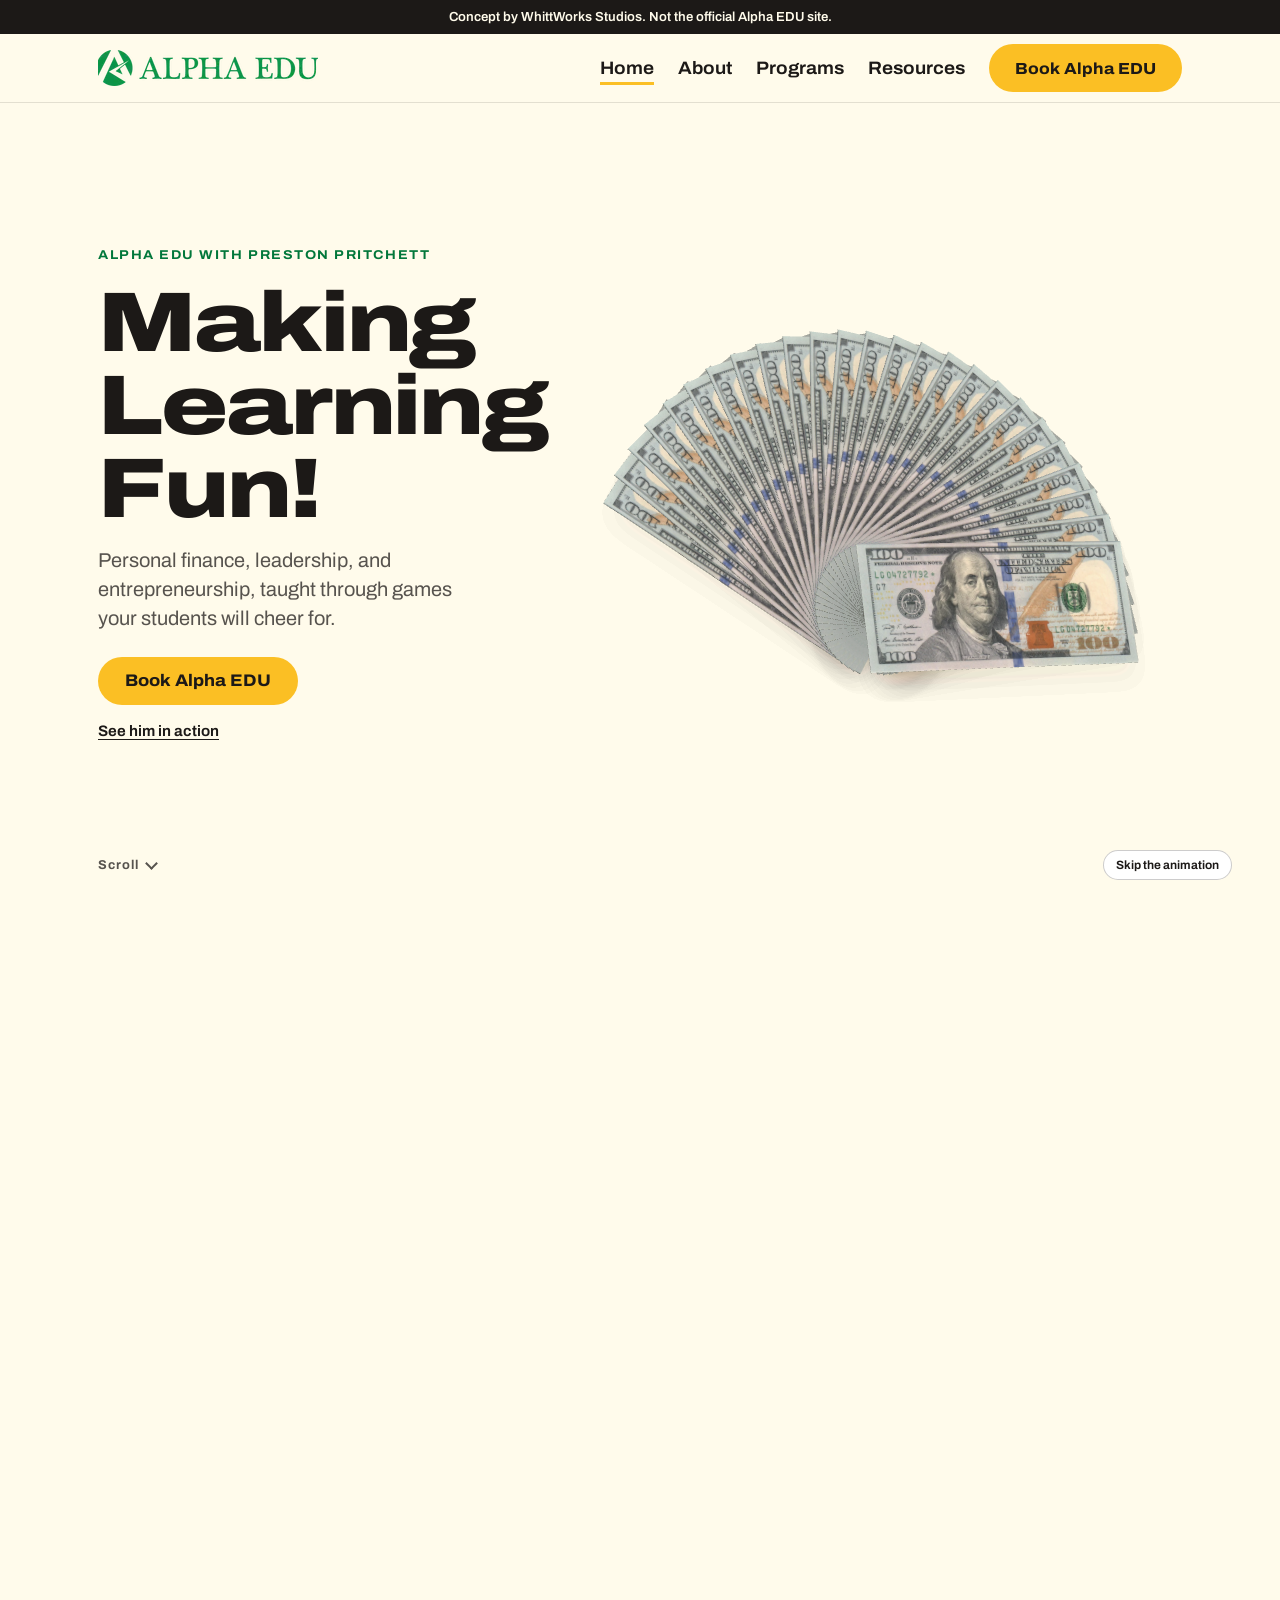
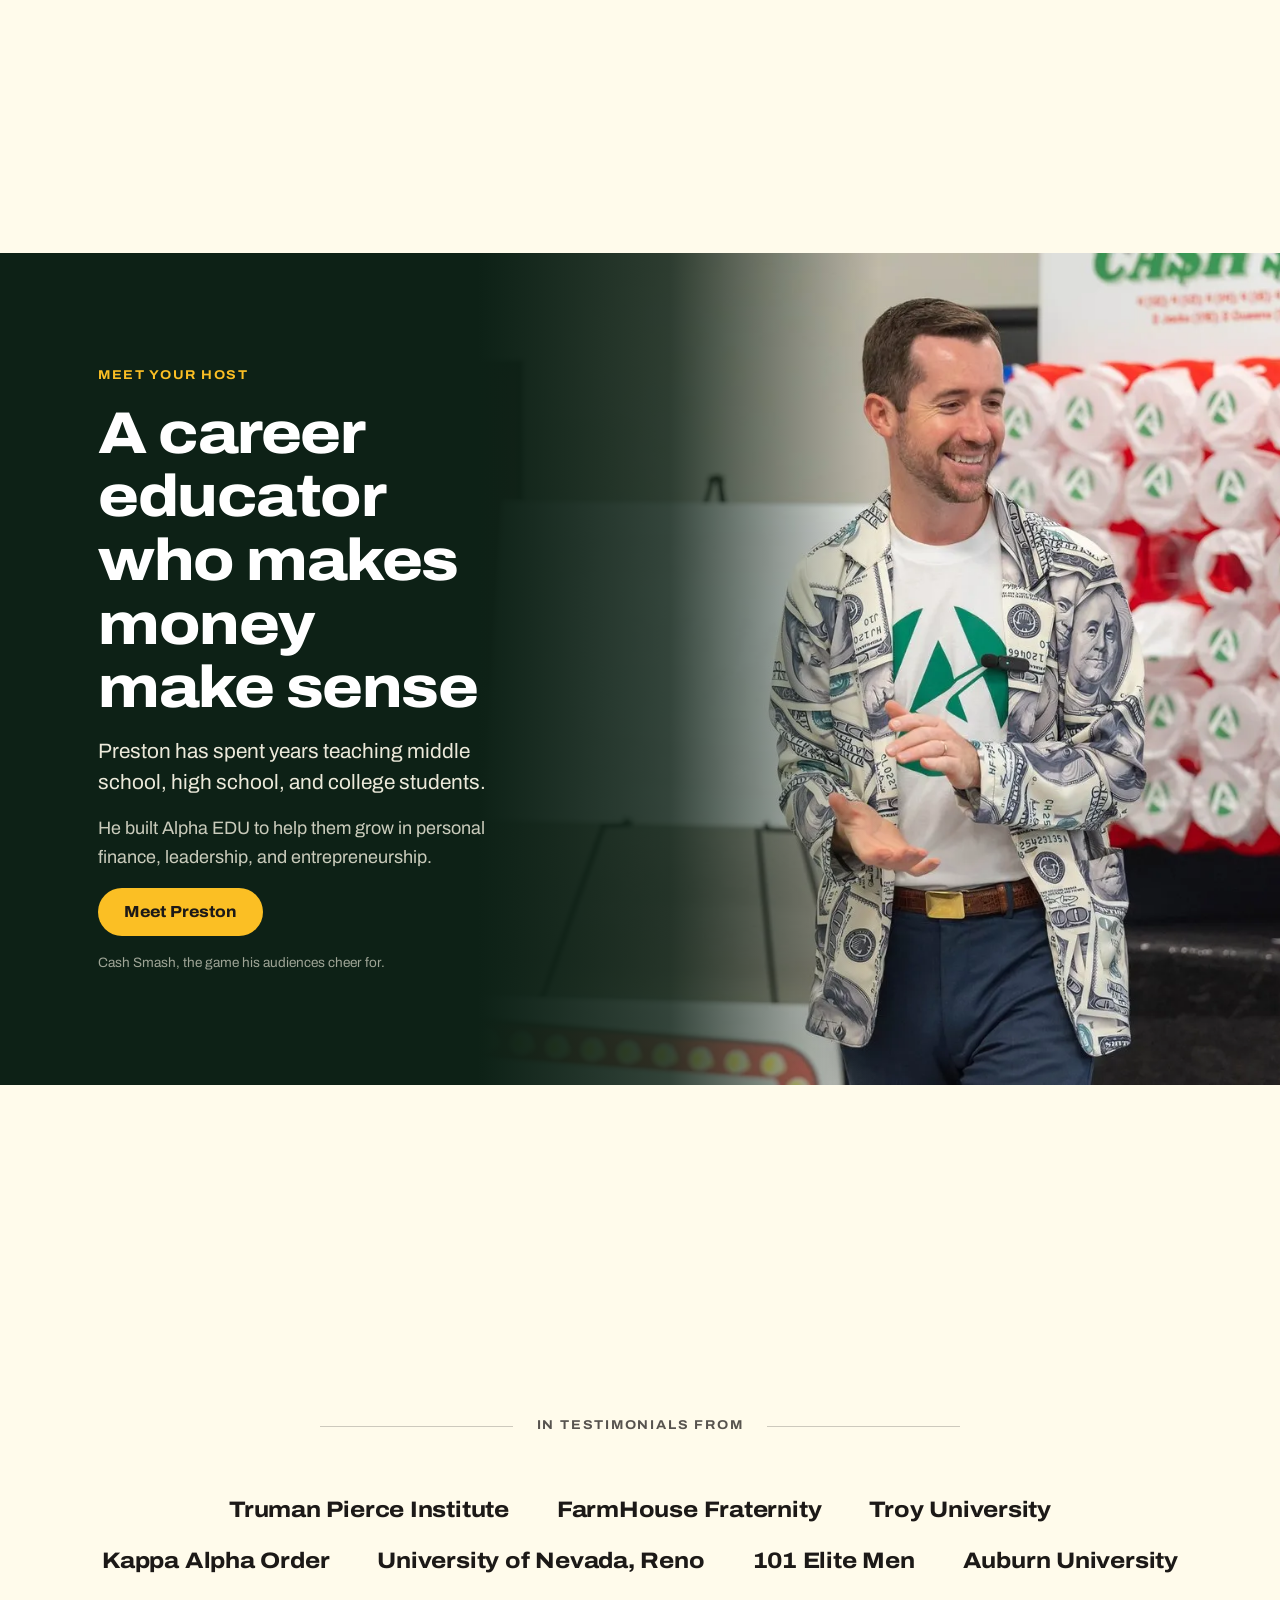
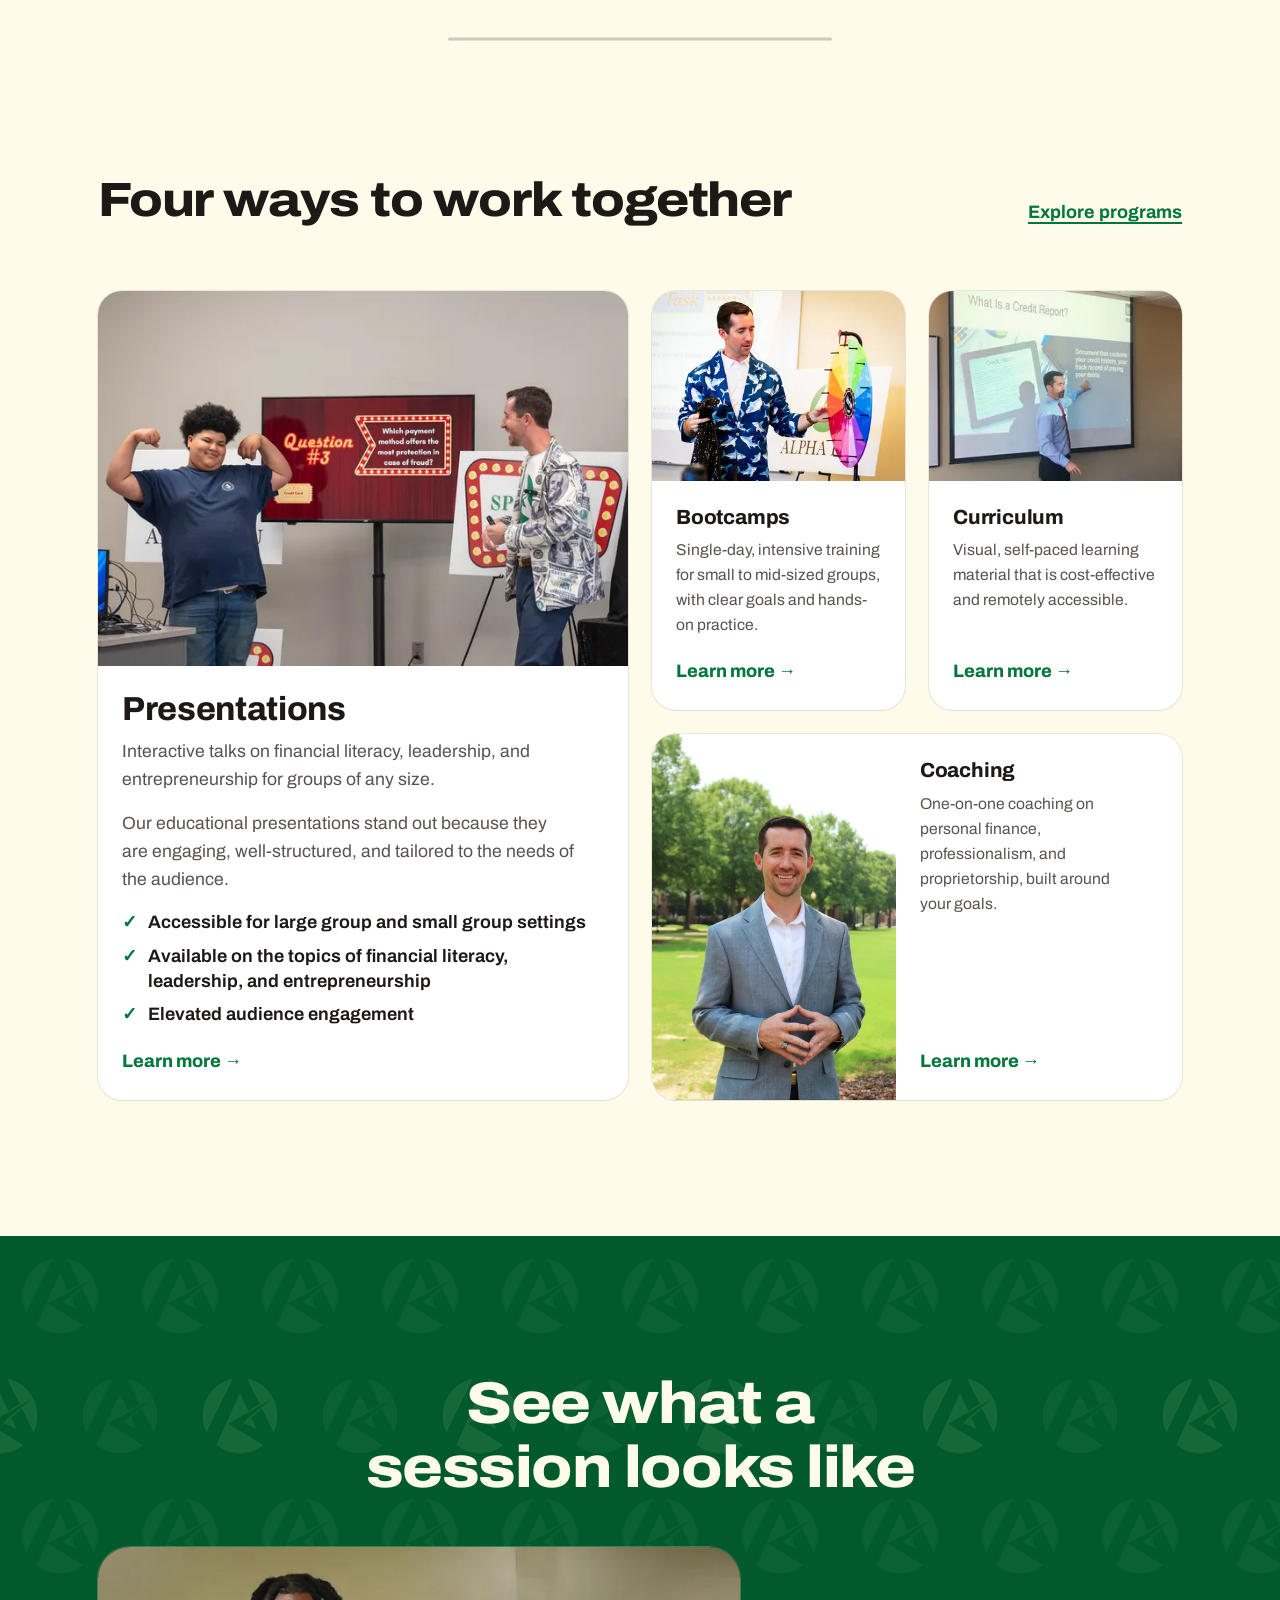
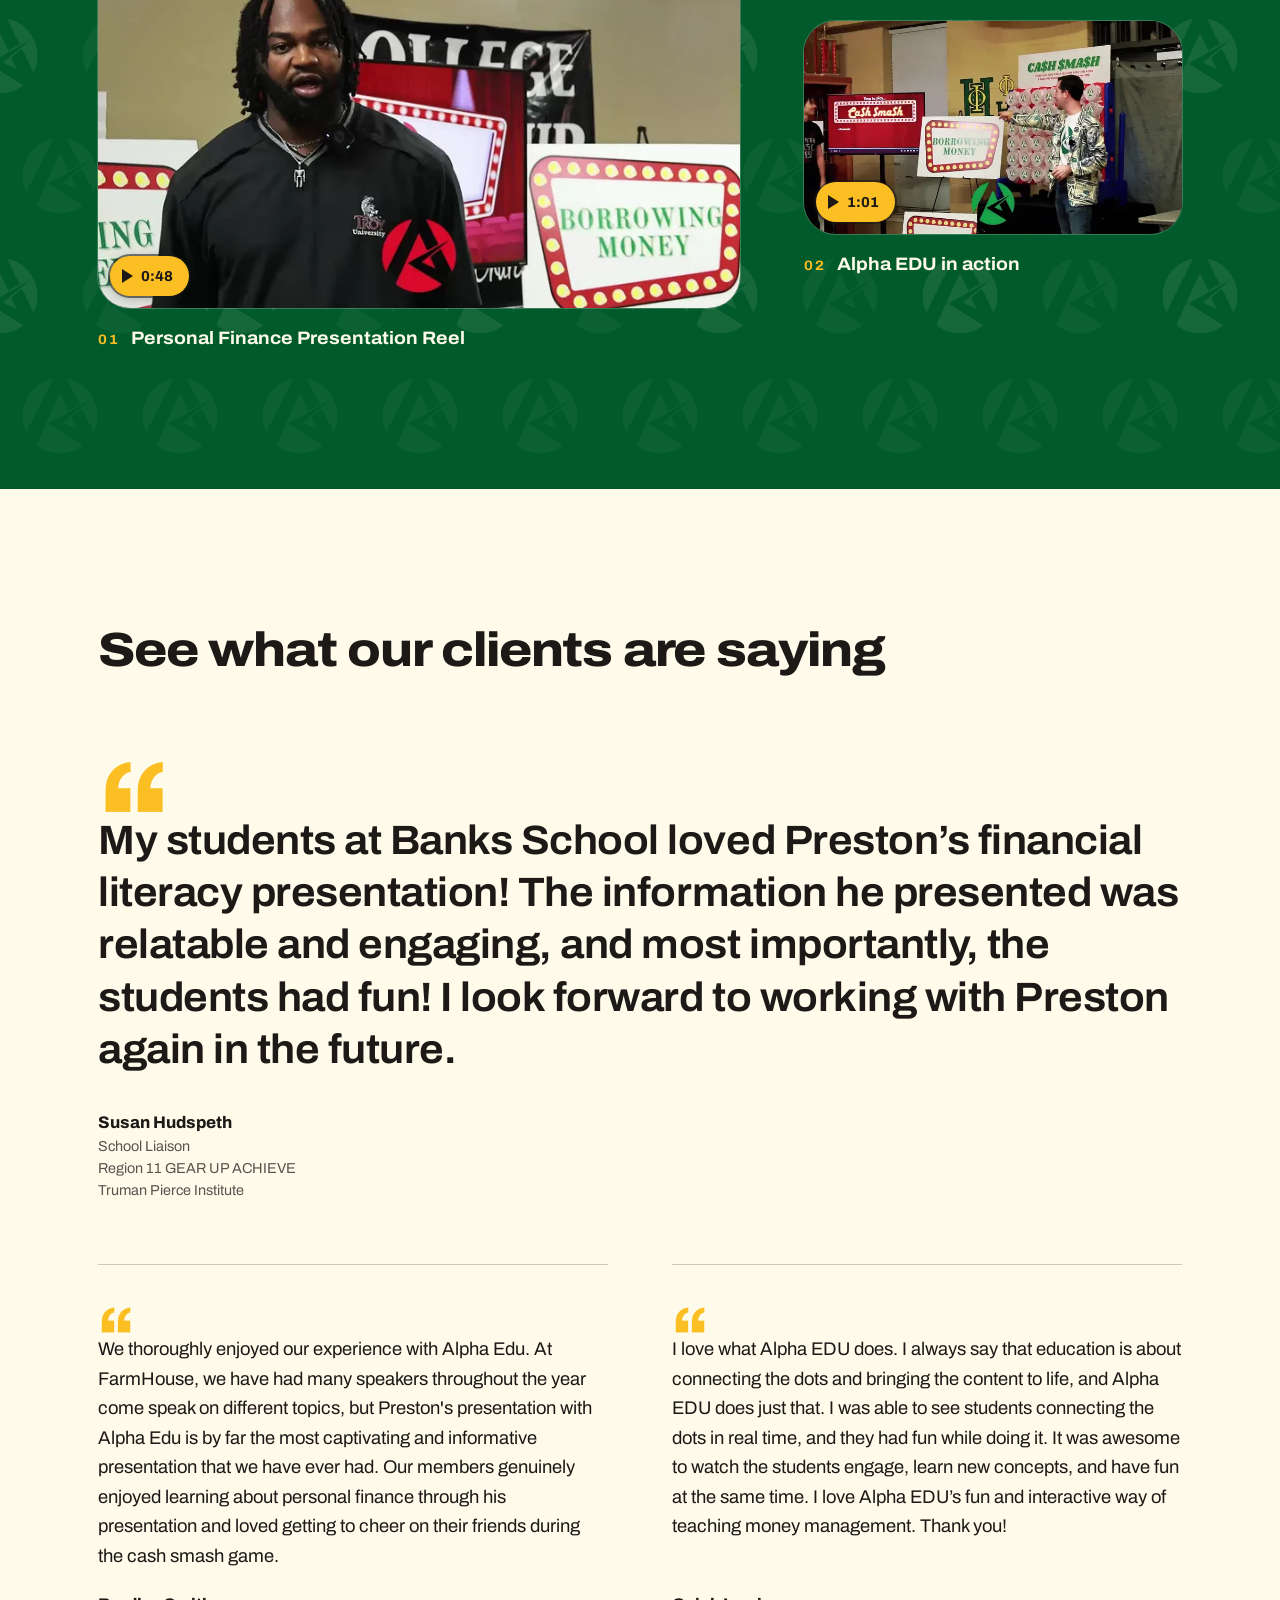
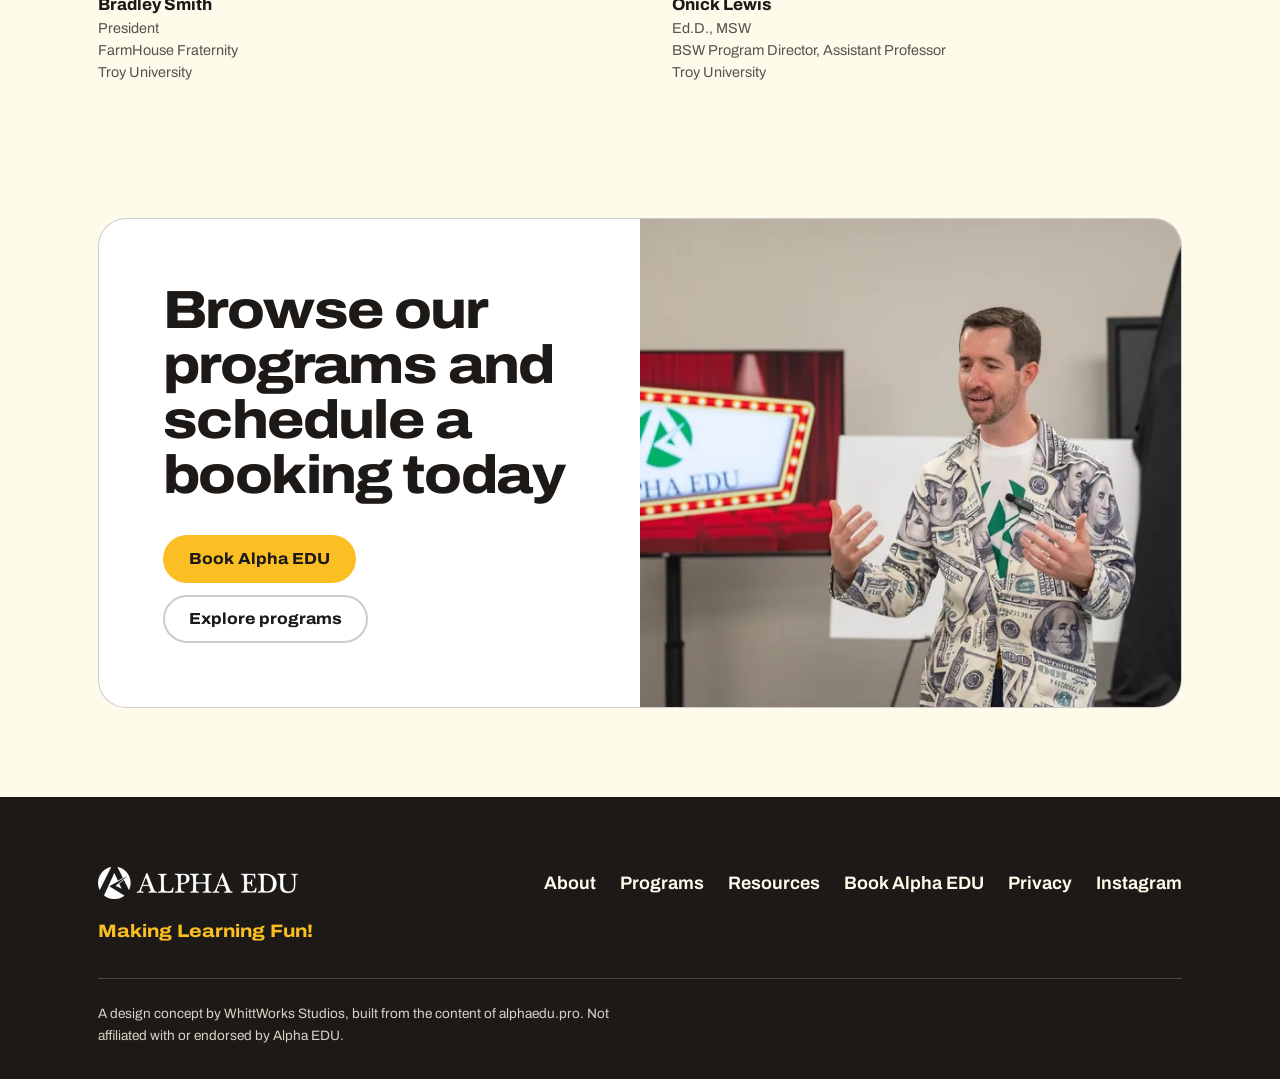
<file: index.html>
<!DOCTYPE html><html lang="en"><head><meta charset="utf-8"><meta name="viewport" content="width=device-width, initial-scale=1"><title>Alpha EDU · Making Learning Fun</title><meta name="description" content="Alpha EDU brings Preston Pritchett’s hands-on personal finance, leadership, and entrepreneurship programs to schools, student groups, and organizations."><meta name="robots" content="noindex, nofollow"><meta property="og:type" content="website"><meta property="og:title" content="Alpha EDU · Making Learning Fun"><meta property="og:description" content="Alpha EDU brings Preston Pritchett’s hands-on personal finance, leadership, and entrepreneurship programs to schools, student groups, and organizations."><meta name="theme-color" content="#FFFBEB"><link rel="preload" href="/_astro/archivo-latin-wdth-normal.DY7AcnAa.woff2" as="font" type="font/woff2" crossorigin><link rel="icon" href="/favicon.ico" sizes="any"><link rel="icon" href="/favicon.png" type="image/png"><link rel="apple-touch-icon" href="/apple-touch-icon.png"><noscript><link rel="stylesheet" href="/nojs.css"></noscript><link rel="stylesheet" href="/_astro/BaseLayout.CxLzTIl0.css"><link rel="stylesheet" href="/_astro/index.D7C7trp8.css"><link rel="stylesheet" href="/_astro/ProgramCards.CibA9Phk.css"><link rel="stylesheet" href="/_astro/ReelBand.DcJWdkli.css"><link rel="stylesheet" href="/_astro/ClosingCta.DoUUiDYC.css"></head><body><a class="skip-link" href="#main">Skip to content</a><aside class="concept-bar" aria-label="About this site" data-concept-bar data-astro-cid-evp5m7jd><p data-astro-cid-evp5m7jd>Concept by WhittWorks Studios. Not the official Alpha EDU site.</p></aside><header class="site-header" data-astro-cid-fzpbxy5g><div class="shell bar" data-astro-cid-fzpbxy5g><a class="brand" href="/" aria-label="Alpha EDU home" data-astro-cid-fzpbxy5g><img src="/_astro/logo-wordmark-green.tgumS5Kz_Zc2O47.webp" srcset="/_astro/logo-wordmark-green.tgumS5Kz_Zc2O47.webp 220w, /_astro/logo-wordmark-green.tgumS5Kz_Z174LDh.webp 440w, /_astro/logo-wordmark-green.tgumS5Kz_ZJpOxQ.webp 660w" alt="Alpha EDU" sizes="(min-width: 960px) 220px, (min-width: 860px) 190px, 150px" loading="eager" data-astro-cid-fzpbxy5g="true" decoding="async" width="220" height="36"></a><nav class="nav-desktop" aria-label="Main" data-astro-cid-fzpbxy5g><a href="/" aria-current="page" data-astro-cid-fzpbxy5g>Home</a><a href="/about/" data-astro-cid-fzpbxy5g>About</a><a href="/programs/" data-astro-cid-fzpbxy5g>Programs</a><a href="/resources/" data-astro-cid-fzpbxy5g>Resources</a><a class="btn gold" href="/book/" data-astro-cid-fzpbxy5g>Book Alpha EDU</a></nav><div class="mobile-actions" data-astro-cid-fzpbxy5g><a class="btn gold book-pill" href="/book/" aria-label="Book Alpha EDU" data-book-pill data-astro-cid-fzpbxy5g>Book</a><details class="nav-mobile" data-astro-cid-fzpbxy5g><summary data-astro-cid-fzpbxy5g>Menu</summary><nav aria-label="Main, mobile" data-astro-cid-fzpbxy5g><a href="/" aria-current="page" data-astro-cid-fzpbxy5g>Home</a><a href="/about/" data-astro-cid-fzpbxy5g>About</a><a href="/programs/" data-astro-cid-fzpbxy5g>Programs</a><a href="/resources/" data-astro-cid-fzpbxy5g>Resources</a><a class="btn gold" href="/book/" data-astro-cid-fzpbxy5g>Book Alpha EDU</a></nav></details></div></div></header><main id="main"><section class="hero story" aria-labelledby="hero-heading" data-story data-astro-cid-gtcol7wl><div class="story-stage" data-astro-cid-gtcol7wl><canvas class="story-canvas" aria-hidden="true" data-astro-cid-gtcol7wl></canvas><div class="story-layout shell" data-astro-cid-gtcol7wl><div class="story-copy" data-astro-cid-gtcol7wl><p class="eyebrow" data-astro-cid-gtcol7wl>Alpha EDU with Preston Pritchett</p><h1 id="hero-heading" data-astro-cid-gtcol7wl>Making Learning Fun!</h1><p class="sub" data-astro-cid-gtcol7wl>Personal finance, leadership, and entrepreneurship, taught through games your students will cheer for.</p><div class="hero-actions" data-astro-cid-gtcol7wl><a class="btn gold" href="/book/" data-astro-cid-gtcol7wl>Book Alpha EDU</a><a class="quiet" href="#in-action" data-astro-cid-gtcol7wl>See him in action</a></div></div><div class="story-slot" data-astro-cid-gtcol7wl><img class="story-poster" src="/money/fan-poster.webp" srcset="/money/fan-poster-640.webp 640w, /money/fan-poster-900.webp 900w, /money/fan-poster.webp 1240w" sizes="(min-width: 860px) 580px, 92vw" alt="A fan of hundred dollar bills" width="1160" height="1100" fetchpriority="high" data-astro-cid-gtcol7wl></div></div><div class="story-end shell" data-astro-cid-gtcol7wl><div class="end-copy" data-astro-cid-gtcol7wl><h2 data-astro-cid-gtcol7wl>From a stack of cash to a real plan</h2><p class="end-sub" data-astro-cid-gtcol7wl>Credit, savings, and investing, taught so they finally make sense.</p><a class="btn gold" href="/book/" data-astro-cid-gtcol7wl>Book Alpha EDU</a><p class="disclaimer" data-astro-cid-gtcol7wl>Fictional example for illustration only. Not real client results, not a promise of results, and not financial advice. Rates change. Investments can lose value.</p></div><div class="phone" data-astro-cid-gstan6s7><span class="button-side" aria-hidden="true" data-astro-cid-gstan6s7></span><div class="screen" data-astro-cid-gstan6s7><div class="status" aria-hidden="true" data-astro-cid-gstan6s7><span class="tnum" data-astro-cid-gstan6s7>9:41</span><span class="island" data-astro-cid-gstan6s7></span><span class="status-icons" data-astro-cid-gstan6s7><svg class="signal" viewBox="0 0 17 12" data-astro-cid-gstan6s7><rect x="0" y="8" width="3" height="4" rx="0.8" data-astro-cid-gstan6s7></rect><rect x="4.6" y="5.4" width="3" height="6.6" rx="0.8" data-astro-cid-gstan6s7></rect><rect x="9.2" y="2.8" width="3" height="9.2" rx="0.8" data-astro-cid-gstan6s7></rect><rect x="13.8" y="0" width="3" height="12" rx="0.8" data-astro-cid-gstan6s7></rect></svg><svg class="wifi" viewBox="0 0 16 12" data-astro-cid-gstan6s7><path d="M1 4.4a10 10 0 0 1 14 0" data-astro-cid-gstan6s7></path><path d="M3.7 7.2a6.1 6.1 0 0 1 8.6 0" data-astro-cid-gstan6s7></path><circle cx="8" cy="10.3" r="1.5" data-astro-cid-gstan6s7></circle></svg><span class="battery" data-astro-cid-gstan6s7><span class="battery-level" data-astro-cid-gstan6s7></span></span></span></div><header class="app-head" data-astro-cid-gstan6s7><p class="app-title" data-astro-cid-gstan6s7>Your money</p><span class="app-tag" data-astro-cid-gstan6s7>Sample</span></header><section class="card stocks" data-astro-cid-gstan6s7><div class="stock-head" data-astro-cid-gstan6s7><div data-astro-cid-gstan6s7><p class="label" data-astro-cid-gstan6s7>Stocks in your Roth IRA</p><p class="big tnum" data-count data-format="usd" data-from="4000" data-to="7163" data-beat="stocks" data-astro-cid-gstan6s7>$7,163</p><p class="change" data-astro-cid-gstan6s7>+$3,163 over 10 years</p></div><div class="ranges" aria-hidden="true" data-astro-cid-gstan6s7><span data-astro-cid-gstan6s7>1Y</span><span data-astro-cid-gstan6s7>5Y</span><span class="on" data-astro-cid-gstan6s7>10Y</span></div></div><svg class="line" viewBox="0 0 200 98" role="img" aria-label="Hypothetical stock balance rising from $4,000 to $7,163 over 10 years, with a large dip around year five" data-astro-cid-gstan6s7><line class="baseline" x1="0" x2="200" y1="76.69565217391305" y2="76.69565217391305" data-astro-cid-gstan6s7></line><path d="M0.0 76.7 L2.5 75.9 L5.0 75.2 L7.5 74.6 L10.0 73.6 L12.5 72.9 L15.0 73.3 L17.5 73.0 L20.0 72.2 L22.5 71.8 L25.0 72.3 L27.5 70.2 L30.0 68.2 L32.5 67.0 L35.0 67.2 L37.5 64.1 L40.0 63.9 L42.5 64.8 L45.0 66.4 L47.5 64.0 L50.0 65.6 L52.5 65.9 L55.0 65.2 L57.5 60.0 L60.0 60.8 L62.5 58.7 L65.0 57.0 L67.5 53.3 L70.0 58.1 L72.5 58.5 L75.0 60.4 L77.5 61.3 L80.0 69.0 L82.5 68.3 L85.0 69.2 L87.5 68.5 L90.0 71.9 L92.5 65.6 L95.0 63.6 L97.5 61.1 L100.0 62.0 L102.5 54.8 L105.0 54.9 L107.5 53.8 L110.0 53.8 L112.5 46.5 L115.0 46.9 L117.5 44.1 L120.0 41.5 L122.5 35.0 L125.0 37.3 L127.5 36.0 L130.0 35.5 L132.5 33.7 L135.0 38.5 L137.5 37.4 L140.0 36.1 L142.5 34.2 L145.0 35.6 L147.5 31.1 L150.0 28.2 L152.5 26.7 L155.0 27.4 L157.5 24.3 L160.0 24.1 L162.5 25.2 L165.0 25.9 L167.5 23.6 L170.0 23.3 L172.5 23.0 L175.0 21.2 L177.5 18.3 L180.0 17.4 L182.5 16.6 L185.0 14.9 L187.5 13.8 L190.0 13.5 L192.5 12.8 L195.0 11.5 L197.5 10.5 L200.0 9.3" pathLength="1" data-draw="stocks" data-astro-cid-gstan6s7></path></svg><p class="note" data-astro-cid-gstan6s7>Hypothetical 6% a year. Not guaranteed.</p></section><div class="pair" data-astro-cid-gstan6s7><section class="card gauge-card" data-astro-cid-gstan6s7><p class="label" data-astro-cid-gstan6s7>Credit score (sample)</p><div class="gauge-wrap" data-astro-cid-gstan6s7><svg class="gauge" viewBox="0 0 44 24" role="img" aria-label="Sample credit score rising from 648 to 724, on a scale of 300 to 850" data-astro-cid-gstan6s7><path d="M4 22 A18 18 0 0 1 40 22" pathLength="100" stroke="#EB1C24" stroke-dasharray="50 100" stroke-dashoffset="0" data-astro-cid-gstan6s7></path><path d="M4 22 A18 18 0 0 1 40 22" pathLength="100" stroke="#F59E0B" stroke-dasharray="15 100" stroke-dashoffset="-51" data-astro-cid-gstan6s7></path><path d="M4 22 A18 18 0 0 1 40 22" pathLength="100" stroke="#84CC16" stroke-dasharray="12 100" stroke-dashoffset="-67" data-astro-cid-gstan6s7></path><path d="M4 22 A18 18 0 0 1 40 22" pathLength="100" stroke="#009045" stroke-dasharray="20 100" stroke-dashoffset="-80" data-astro-cid-gstan6s7></path><circle class="marker" r="3" cx="35.54" cy="10.13" data-gauge data-from="63.3" data-to="77.1" data-astro-cid-gstan6s7></circle></svg><p class="score tnum" data-count data-from="648" data-to="724" data-beat="credit" data-astro-cid-gstan6s7>724</p></div><p class="change small-change" data-astro-cid-gstan6s7>+76 in 18 months</p></section><section class="card split-card" data-astro-cid-gstan6s7><p class="label" data-astro-cid-gstan6s7>Your $10,000</p><div class="split-row" data-astro-cid-gstan6s7><div class="donut-wrap" data-astro-cid-gstan6s7><svg class="donut" viewBox="0 0 42 42" role="img" aria-label="$6,000 in savings and $4,000 in a Roth IRA" data-astro-cid-gstan6s7><circle class="track" cx="21" cy="21" r="15.915" data-astro-cid-gstan6s7></circle><circle class="arc arc-a" cx="21" cy="21" r="15.915" pathLength="100" stroke-dasharray="60 100" data-arc="60" data-astro-cid-gstan6s7></circle><circle class="arc arc-b" cx="21" cy="21" r="15.915" pathLength="100" stroke-dasharray="40 100" stroke-dashoffset="-60" data-arc="40" data-astro-cid-gstan6s7></circle></svg><p class="donut-total tnum" data-astro-cid-gstan6s7>$10k</p></div><div class="legend" data-astro-cid-gstan6s7><p class="key" data-astro-cid-gstan6s7><span class="dot dot-a" data-astro-cid-gstan6s7></span>Savings</p><p class="key" data-astro-cid-gstan6s7><span class="dot dot-b" data-astro-cid-gstan6s7></span>Roth IRA</p></div></div></section></div><div class="pair fill" data-astro-cid-gstan6s7><section class="card small tint-blue" data-astro-cid-gstan6s7><p class="label" data-astro-cid-gstan6s7>Savings</p><p class="amount tnum" data-count data-format="usd" data-from="0" data-to="6000" data-beat="accounts" data-astro-cid-gstan6s7>$6,000</p><p class="note" data-astro-cid-gstan6s7>4.00% APY, variable</p><svg class="line mini blue" viewBox="0 0 100 56" preserveAspectRatio="none" role="img" aria-label="Sample savings balance rising slowly and steadily over 12 months" data-astro-cid-gstan6s7><path class="area" d="M0.0 16.0 L8.3 15.2 L16.7 14.4 L25.0 13.6 L33.3 12.8 L41.7 12.0 L50.0 11.2 L58.3 10.4 L66.7 9.6 L75.0 8.8 L83.3 8.0 L91.7 7.2 L100.0 6.4 L100 56 L0 56 Z" data-fade="accounts" data-astro-cid-gstan6s7></path><path d="M0.0 16.0 L8.3 15.2 L16.7 14.4 L25.0 13.6 L33.3 12.8 L41.7 12.0 L50.0 11.2 L58.3 10.4 L66.7 9.6 L75.0 8.8 L83.3 8.0 L91.7 7.2 L100.0 6.4" pathLength="1" data-draw="accounts" data-astro-cid-gstan6s7></path></svg><p class="note goal" data-astro-cid-gstan6s7>Emergency fund goal: $6,000 of $12,000</p><svg class="bar" viewBox="0 0 100 5" role="img" aria-label="50 percent of the emergency fund goal saved" data-astro-cid-gstan6s7><rect class="bar-track" width="100" height="5" rx="2.5" data-astro-cid-gstan6s7></rect><rect class="bar-fill blue" width="50" height="5" rx="2.5" data-bar="50" data-astro-cid-gstan6s7></rect></svg></section><section class="card small tint-gold" data-astro-cid-gstan6s7><p class="label" data-astro-cid-gstan6s7>Holdings</p><ul class="funds" data-astro-cid-gstan6s7><li data-astro-cid-gstan6s7><span class="fund-name" data-astro-cid-gstan6s7>U.S. stock fund</span><span class="fund-share tnum" data-astro-cid-gstan6s7>60%</span><svg class="bar" viewBox="0 0 100 4" aria-hidden="true" data-astro-cid-gstan6s7><rect class="bar-track" width="100" height="4" rx="2" data-astro-cid-gstan6s7></rect><rect class="bar-fill green" width="60" height="4" rx="2" data-bar="60" data-astro-cid-gstan6s7></rect></svg></li><li data-astro-cid-gstan6s7><span class="fund-name" data-astro-cid-gstan6s7>International fund</span><span class="fund-share tnum" data-astro-cid-gstan6s7>25%</span><svg class="bar" viewBox="0 0 100 4" aria-hidden="true" data-astro-cid-gstan6s7><rect class="bar-track" width="100" height="4" rx="2" data-astro-cid-gstan6s7></rect><rect class="bar-fill blue" width="25" height="4" rx="2" data-bar="25" data-astro-cid-gstan6s7></rect></svg></li><li data-astro-cid-gstan6s7><span class="fund-name" data-astro-cid-gstan6s7>Bond fund</span><span class="fund-share tnum" data-astro-cid-gstan6s7>15%</span><svg class="bar" viewBox="0 0 100 4" aria-hidden="true" data-astro-cid-gstan6s7><rect class="bar-track" width="100" height="4" rx="2" data-astro-cid-gstan6s7></rect><rect class="bar-fill gold" width="15" height="4" rx="2" data-bar="15" data-astro-cid-gstan6s7></rect></svg></li></ul></section></div></div></div></div><a class="story-skip" href="#story-next" data-astro-cid-gtcol7wl>Skip the animation</a><p class="story-cue" aria-hidden="true" data-astro-cid-gtcol7wl>Scroll<span class="cue-arrow" data-astro-cid-gtcol7wl></span></p></div></section><script type="module" src="/_astro/MoneyStory.astro_astro_type_script_index_0_lang.BpcV5kzT.js"></script><span id="story-next" data-astro-cid-lcdefpme></span><div class="feature-pin" data-hold data-astro-cid-lcdefpme><section class="feature" aria-labelledby="about-heading" data-astro-cid-lcdefpme><div class="feature-media" data-zoom="0.12" data-motion-min="880" data-astro-cid-lcdefpme><img src="/_astro/0f8d7d97-npritchett-amillerphotography-04-25-6655.Cxl9xBzF_Z1sya4p.webp" srcset="/_astro/0f8d7d97-npritchett-amillerphotography-04-25-6655.Cxl9xBzF_1fADGJ.webp 800w, /_astro/0f8d7d97-npritchett-amillerphotography-04-25-6655.Cxl9xBzF_10Upb7.webp 1200w, /_astro/0f8d7d97-npritchett-amillerphotography-04-25-6655.Cxl9xBzF_Z1sya4p.webp 1500w" alt="Preston Pritchett in a dollar-print jacket, smiling beside the red-cup Cash Smash board." sizes="100vw" loading="lazy" data-astro-cid-lcdefpme="true" decoding="async" width="1500" height="1001"></div><div class="shell feature-inner" data-drift="36" data-motion-min="880" data-astro-cid-lcdefpme><div class="feature-copy rise" data-astro-cid-lcdefpme><p class="eyebrow" data-astro-cid-lcdefpme>Meet your host</p><h2 id="about-heading" data-astro-cid-lcdefpme>A career educator who makes money make sense</h2><p class="lede" data-astro-cid-lcdefpme>Preston has spent years teaching middle school, high school, and college students.</p><p class="rest" data-astro-cid-lcdefpme>He built Alpha EDU to help them grow in personal finance, leadership, and entrepreneurship.</p><p data-astro-cid-lcdefpme><a class="btn gold" href="/about/" data-astro-cid-lcdefpme>Meet Preston</a></p><p class="caption" data-astro-cid-lcdefpme>Cash Smash, the game his audiences cheer for.</p></div></div></section></div><section class="orgs" aria-labelledby="orgs-label" data-astro-cid-4dcmoj64><div class="shell" data-astro-cid-4dcmoj64><h2 id="orgs-label" class="label" data-astro-cid-4dcmoj64>In testimonials from</h2><ul role="list" data-row-drift="44" data-astro-cid-4dcmoj64><li data-astro-cid-4dcmoj64>Truman Pierce Institute</li><li data-astro-cid-4dcmoj64>FarmHouse Fraternity</li><li data-astro-cid-4dcmoj64>Troy University</li><li data-astro-cid-4dcmoj64>Kappa Alpha Order</li><li data-astro-cid-4dcmoj64>University of Nevada, Reno</li><li data-astro-cid-4dcmoj64>101 Elite Men</li><li data-astro-cid-4dcmoj64>Auburn University</li></ul></div></section><section class="band" aria-labelledby="programs-heading" data-astro-cid-lcdefpme><div class="shell" data-astro-cid-lcdefpme><div class="section-head head-row" data-astro-cid-lcdefpme><h2 id="programs-heading" data-astro-cid-lcdefpme>Four ways to work together</h2><a class="text-link" href="/programs/" data-astro-cid-lcdefpme>Explore programs</a></div><ul class="program-cards bento" role="list" data-astro-cid-rvml4o2a><li class="rise" data-astro-cid-rvml4o2a><a class="card lift" href="/programs/presentations/" data-astro-cid-rvml4o2a><div class="photo card-photo" data-astro-cid-rvml4o2a><img src="/_astro/5d91175a-npritchett-amillerphotography-04-25-6474.C4RoLgUH_2rXsLS.webp" srcset="/_astro/5d91175a-npritchett-amillerphotography-04-25-6474.C4RoLgUH_ZlF3M1.webp 400w, /_astro/5d91175a-npritchett-amillerphotography-04-25-6474.C4RoLgUH_mkkWW.webp 640w, /_astro/5d91175a-npritchett-amillerphotography-04-25-6474.C4RoLgUH_Z1AIWvz.webp 900w, /_astro/5d91175a-npritchett-amillerphotography-04-25-6474.C4RoLgUH_Z8J5Lw.webp 1200w" alt="A student flexes after a question round while Preston hosts beside a marquee screen." sizes="(min-width: 1100px) 580px, (min-width: 640px) 45vw, 92vw" loading="lazy" data-astro-cid-rvml4o2a="true" decoding="async" width="1500" height="1001" class="focus-right"></div><div class="card-body" data-astro-cid-rvml4o2a><h3 class="card-title" data-astro-cid-rvml4o2a="true">Presentations</h3><p data-astro-cid-rvml4o2a>Interactive talks on financial literacy, leadership, and entrepreneurship for groups of any size.</p><div class="lead-extra" data-astro-cid-rvml4o2a><p data-astro-cid-rvml4o2a>Our educational presentations stand out because they are engaging, well-structured, and tailored to the needs of the audience.</p><ul role="list" data-astro-cid-rvml4o2a><li data-astro-cid-rvml4o2a>Accessible for large group and small group settings</li><li data-astro-cid-rvml4o2a>Available on the topics of financial literacy, leadership, and entrepreneurship</li><li data-astro-cid-rvml4o2a>Elevated audience engagement</li></ul></div><span class="more" aria-hidden="true" data-astro-cid-rvml4o2a>Learn more</span></div></a></li><li class="rise" data-astro-cid-rvml4o2a><a class="card lift" href="/programs/bootcamps/" data-astro-cid-rvml4o2a><div class="photo card-photo" data-astro-cid-rvml4o2a><img src="/_astro/f61999de-alphaedustudentpres-52425-8-1.jeODRdut_1CwxtI.webp" srcset="/_astro/f61999de-alphaedustudentpres-52425-8-1.jeODRdut_ZYl2hx.webp 400w, /_astro/f61999de-alphaedustudentpres-52425-8-1.jeODRdut_1wjVWX.webp 640w, /_astro/f61999de-alphaedustudentpres-52425-8-1.jeODRdut_Z1GuYD6.webp 900w, /_astro/f61999de-alphaedustudentpres-52425-8-1.jeODRdut_Z1hXRmw.webp 1200w" alt="Preston in a shark-print jacket spins a prize wheel beside an Alpha EDU sign." sizes="(min-width: 1100px) 270px, (min-width: 640px) 45vw, 92vw" loading="lazy" data-astro-cid-rvml4o2a="true" decoding="async" width="1500" height="1109" class="focus-top"></div><div class="card-body" data-astro-cid-rvml4o2a><h3 class="card-title" data-astro-cid-rvml4o2a="true">Bootcamps</h3><p data-astro-cid-rvml4o2a>Single-day, intensive training for small to mid-sized groups, with clear goals and hands-on practice.</p><span class="more" aria-hidden="true" data-astro-cid-rvml4o2a>Learn more</span></div></a></li><li class="rise" data-astro-cid-rvml4o2a><a class="card lift" href="/programs/curriculum/" data-astro-cid-rvml4o2a><div class="photo card-photo" data-astro-cid-rvml4o2a><img src="/_astro/9fa2772f-screenshot-2025-05-20-at-10-45-33-am.DmOjWuB-_14OWvg.webp" srcset="/_astro/9fa2772f-screenshot-2025-05-20-at-10-45-33-am.DmOjWuB-_mTRd9.webp 400w, /_astro/9fa2772f-screenshot-2025-05-20-at-10-45-33-am.DmOjWuB-_2vPgH7.webp 640w, /_astro/9fa2772f-screenshot-2025-05-20-at-10-45-33-am.DmOjWuB-_Z29Lvxr.webp 900w, /_astro/9fa2772f-screenshot-2025-05-20-at-10-45-33-am.DmOjWuB-_Z1ObxVw.webp 1200w" alt="Preston presents a slide titled “What is a Credit Report?”" sizes="(min-width: 1100px) 270px, (min-width: 640px) 45vw, 92vw" loading="lazy" data-astro-cid-rvml4o2a="true" decoding="async" width="1342" height="755"></div><div class="card-body" data-astro-cid-rvml4o2a><h3 class="card-title" data-astro-cid-rvml4o2a="true">Curriculum</h3><p data-astro-cid-rvml4o2a>Visual, self-paced learning material that is cost-effective and remotely accessible.</p><span class="more" aria-hidden="true" data-astro-cid-rvml4o2a>Learn more</span></div></a></li><li class="rise" data-astro-cid-rvml4o2a><a class="card lift" href="/programs/coaching/" data-astro-cid-rvml4o2a><div class="photo card-photo" data-astro-cid-rvml4o2a><img src="/_astro/62734614-pritchett-profile-pic-1-2.CTt20tK5_Z1iBkOh.webp" srcset="/_astro/62734614-pritchett-profile-pic-1-2.CTt20tK5_2hh8UL.webp 400w, /_astro/62734614-pritchett-profile-pic-1-2.CTt20tK5_Z298Uq1.webp 640w, /_astro/62734614-pritchett-profile-pic-1-2.CTt20tK5_nPR3H.webp 900w, /_astro/62734614-pritchett-profile-pic-1-2.CTt20tK5_1u32II.webp 1200w" alt="Portrait of Preston Pritchett in a light suit jacket, outdoors." sizes="(min-width: 1100px) 270px, (min-width: 640px) 45vw, 92vw" loading="lazy" data-astro-cid-rvml4o2a="true" decoding="async" width="1366" height="2048" class="focus-top"></div><div class="card-body" data-astro-cid-rvml4o2a><h3 class="card-title" data-astro-cid-rvml4o2a="true">Coaching</h3><p data-astro-cid-rvml4o2a>One-on-one coaching on personal finance, professionalism, and proprietorship, built around your goals.</p><span class="more" aria-hidden="true" data-astro-cid-rvml4o2a>Learn more</span></div></a></li></ul></div></section><section class="band dark reels" id="in-action" aria-labelledby="action-heading" data-astro-cid-qrdwjnu2><div class="shell" data-astro-cid-qrdwjnu2><div class="section-head reels-head center" data-astro-cid-qrdwjnu2><h2 id="action-heading" data-astro-cid-qrdwjnu2>See what a session looks like</h2></div><div class="video-pair swap" data-lead="main" data-reel-pair data-astro-cid-qrdwjnu2><div class="reel-slot rise" data-astro-cid-qrdwjnu2><figure class="reel reel-main" data-astro-cid-qrdwjnu2><figure class="video shape-wide" data-video data-astro-cid-kdofrhet><a class="video-poster" href="/assets/video/56853015.mp4" data-video-src="/assets/video/56853015.mp4" data-video-poster="/_astro/56853015-poster.DmtsCG05_T6oUD.webp" data-video-title="Personal Finance Presentation Reel" data-astro-cid-kdofrhet><img src="/_astro/56853015-poster.DmtsCG05_Z2axehN.webp" srcset="/_astro/56853015-poster.DmtsCG05_2dy9K.webp 360w, /_astro/56853015-poster.DmtsCG05_1113v9.webp 540w, /_astro/56853015-poster.DmtsCG05_1YNxQx.webp 720w, /_astro/56853015-poster.DmtsCG05_Z1gie6W.webp 1080w, /_astro/56853015-poster.DmtsCG05_1crmYO.webp 1440w" alt sizes="(min-width: 1100px) 700px, 92vw" loading="lazy" data-astro-cid-kdofrhet="true" decoding="async" width="1920" height="1080"><span class="play" aria-hidden="true" data-astro-cid-kdofrhet><span class="tri" data-astro-cid-kdofrhet></span><span class="tnum" data-astro-cid-kdofrhet>0:48</span></span><span class="visually-hidden" data-astro-cid-kdofrhet>Play video: Personal Finance Presentation Reel (0:48)</span></a><p class="video-error" role="status" data-video-error data-astro-cid-kdofrhet></p></figure><figcaption data-astro-cid-qrdwjnu2><span class="num" data-astro-cid-qrdwjnu2>01</span>Personal Finance Presentation Reel</figcaption></figure></div><div class="reel-slot rise" data-astro-cid-qrdwjnu2><figure class="reel reel-side" data-astro-cid-qrdwjnu2><figure class="video shape-wide" data-video data-astro-cid-kdofrhet><a class="video-poster" href="/assets/video/7bef80dd.mp4" data-video-src="/assets/video/7bef80dd.mp4" data-video-poster="/_astro/7bef80dd-poster.Cxe6eZWl_WgX1u.webp" data-video-title="Alpha EDU in action" data-astro-cid-kdofrhet><img src="/_astro/7bef80dd-poster.Cxe6eZWl_Z27mFbW.webp" srcset="/_astro/7bef80dd-poster.Cxe6eZWl_ZrGmE9.webp 360w, /_astro/7bef80dd-poster.Cxe6eZWl_w67Gf.webp 540w, /_astro/7bef80dd-poster.Cxe6eZWl_1uSC2D.webp 720w, /_astro/7bef80dd-poster.Cxe6eZWl_Z1d7F16.webp 1080w, /_astro/7bef80dd-poster.Cxe6eZWl_1fBV5F.webp 1440w" alt sizes="(min-width: 1000px) 720px, 92vw" loading="lazy" data-astro-cid-kdofrhet="true" decoding="async" width="1920" height="1080"><span class="play" aria-hidden="true" data-astro-cid-kdofrhet><span class="tri" data-astro-cid-kdofrhet></span><span class="tnum" data-astro-cid-kdofrhet>1:01</span></span><span class="visually-hidden" data-astro-cid-kdofrhet>Play video: Alpha EDU in action (1:01)</span></a><p class="video-error" role="status" data-video-error data-astro-cid-kdofrhet></p></figure><figcaption data-astro-cid-qrdwjnu2><span class="num" data-astro-cid-qrdwjnu2>02</span>Alpha EDU in action</figcaption></figure></div></div></div></section><script type="module" src="/_astro/ReelBand.astro_astro_type_script_index_0_lang.D7bHEtxJ.js"></script><section class="band" aria-labelledby="testimonials-heading" data-astro-cid-lcdefpme><div class="shell" data-astro-cid-lcdefpme><div class="section-head" data-astro-cid-lcdefpme><h2 id="testimonials-heading" data-astro-cid-lcdefpme>See what our clients are saying</h2></div><div class="testimonials" data-astro-cid-gakqr736><ul class="quotes rise" role="list" tabindex="0" aria-label="Written testimonials" data-swipe-row data-astro-cid-gakqr736><li class="quote-card" data-testimonial="Susan Hudspeth" data-astro-cid-gakqr736><figure data-astro-cid-gakqr736><blockquote data-astro-cid-gakqr736><span class="mark" aria-hidden="true" data-astro-cid-gakqr736>“</span><p class="short" data-quote data-letters data-letters-min="1100" data-astro-cid-gakqr736>My students at Banks School loved Preston’s financial literacy presentation! The information he presented was relatable and engaging, and most importantly, the students had fun! I look forward to working with Preston again in the future.</p></blockquote><figcaption data-astro-cid-gakqr736><span class="who" data-astro-cid-gakqr736><span class="name" data-astro-cid-gakqr736>Susan Hudspeth</span><span class="credit" data-astro-cid-gakqr736>School Liaison</span><span class="credit" data-astro-cid-gakqr736>Region 11 GEAR UP ACHIEVE</span><span class="credit" data-astro-cid-gakqr736>Truman Pierce Institute</span></span></figcaption></figure></li><li class="quote-card" data-testimonial="Bradley Smith" data-astro-cid-gakqr736><figure data-astro-cid-gakqr736><blockquote data-astro-cid-gakqr736><span class="mark" aria-hidden="true" data-astro-cid-gakqr736>“</span><p data-quote data-astro-cid-gakqr736>We thoroughly enjoyed our experience with Alpha Edu. At FarmHouse, we have had many speakers throughout the year come speak on different topics, but Preston&#39;s presentation with Alpha Edu is by far the most captivating and informative presentation that we have ever had. Our members genuinely enjoyed learning about personal finance through his presentation and loved getting to cheer on their friends during the cash smash game.</p></blockquote><figcaption data-astro-cid-gakqr736><span class="who" data-astro-cid-gakqr736><span class="name" data-astro-cid-gakqr736>Bradley Smith</span><span class="credit" data-astro-cid-gakqr736>President</span><span class="credit" data-astro-cid-gakqr736>FarmHouse Fraternity</span><span class="credit" data-astro-cid-gakqr736>Troy University</span></span></figcaption></figure></li><li class="quote-card" data-testimonial="Onick Lewis" data-astro-cid-gakqr736><figure data-astro-cid-gakqr736><blockquote data-astro-cid-gakqr736><span class="mark" aria-hidden="true" data-astro-cid-gakqr736>“</span><p data-quote data-astro-cid-gakqr736>I love what Alpha EDU does. I always say that education is about connecting the dots and bringing the content to life, and Alpha EDU does just that. I was able to see students connecting the dots in real time, and they had fun while doing it. It was awesome to watch the students engage, learn new concepts, and have fun at the same time. I love Alpha EDU’s fun and interactive way of teaching money management. Thank you!</p></blockquote><figcaption data-astro-cid-gakqr736><span class="who" data-astro-cid-gakqr736><span class="name" data-astro-cid-gakqr736>Onick Lewis</span><span class="credit" data-astro-cid-gakqr736>Ed.D., MSW</span><span class="credit" data-astro-cid-gakqr736>BSW Program Director, Assistant Professor</span><span class="credit" data-astro-cid-gakqr736>Troy University</span></span></figcaption></figure></li></ul></div></div></section><section class="band closing" aria-labelledby="closing-heading" data-astro-cid-prurgk2d><div class="shell" data-astro-cid-prurgk2d><div class="panel" data-astro-cid-prurgk2d><div class="copy" data-astro-cid-prurgk2d><h2 id="closing-heading" data-astro-cid-prurgk2d>Browse our programs and schedule a booking today</h2><div class="actions" data-astro-cid-prurgk2d><a class="btn gold" href="/book/" data-astro-cid-prurgk2d>Book Alpha EDU</a><a class="btn ghost" href="/programs/" data-astro-cid-prurgk2d>Explore programs</a></div></div><div class="photo closing-photo" data-wipe data-astro-cid-prurgk2d><img src="/_astro/71bc2f2b-npritchett-amillerphotography-04-25-6360.yJlPn0tE_Z1CQ71O.webp" srcset="/_astro/71bc2f2b-npritchett-amillerphotography-04-25-6360.yJlPn0tE_1JJHc.webp 480w, /_astro/71bc2f2b-npritchett-amillerphotography-04-25-6360.yJlPn0tE_Z1QQ2YA.webp 800w, /_astro/71bc2f2b-npritchett-amillerphotography-04-25-6360.yJlPn0tE_PCsdH.webp 1200w, /_astro/71bc2f2b-npritchett-amillerphotography-04-25-6360.yJlPn0tE_Z1CQ71O.webp 1500w" alt sizes="(min-width: 1180px) 590px, (min-width: 880px) 50vw, 92vw" loading="lazy" data-astro-cid-prurgk2d="true" decoding="async" width="1500" height="1001"><span class="photo-wipe" aria-hidden="true" data-astro-cid-prurgk2d></span></div></div></div></section></main><footer class="site-footer" data-astro-cid-nns7i3if><div class="shell foot-grid" data-astro-cid-nns7i3if><div class="foot-brand" data-astro-cid-nns7i3if><a href="/" aria-label="Alpha EDU home" data-astro-cid-nns7i3if><img src="/_astro/logo-wordmark-white.Dw9jNFjG_1Lsx3G.webp" srcset="/_astro/logo-wordmark-white.Dw9jNFjG_1Lsx3G.webp 200w, /_astro/logo-wordmark-white.Dw9jNFjG_zPqTI.webp 400w" alt="Alpha EDU" sizes="200px" data-astro-cid-nns7i3if="true" loading="lazy" decoding="async" width="200" height="32"></a><p class="tagline" data-astro-cid-nns7i3if>Making Learning Fun!</p></div><nav class="foot-links" aria-label="Footer" data-astro-cid-nns7i3if><a href="/about/" data-astro-cid-nns7i3if>About</a><a href="/programs/" data-astro-cid-nns7i3if>Programs</a><a href="/resources/" data-astro-cid-nns7i3if>Resources</a><a href="/book/" data-astro-cid-nns7i3if>Book Alpha EDU</a><a href="/privacy/" data-astro-cid-nns7i3if>Privacy</a><a href="https://instagram.com/alphaedu.pro" rel="noopener" target="_blank" data-astro-cid-nns7i3if>Instagram<span class="visually-hidden" data-astro-cid-nns7i3if> (opens in a new tab)</span></a></nav></div><div class="shell" data-astro-cid-nns7i3if><div class="foot-rule" data-astro-cid-nns7i3if><p class="foot-note" data-astro-cid-nns7i3if>A design concept by WhittWorks Studios, built from the content of alphaedu.pro. Not affiliated with or endorsed by Alpha EDU.</p></div></div></footer><script type="module" src="/_astro/BaseLayout.astro_astro_type_script_index_0_lang.MBF5zD7V.js"></script></body></html>
</file>
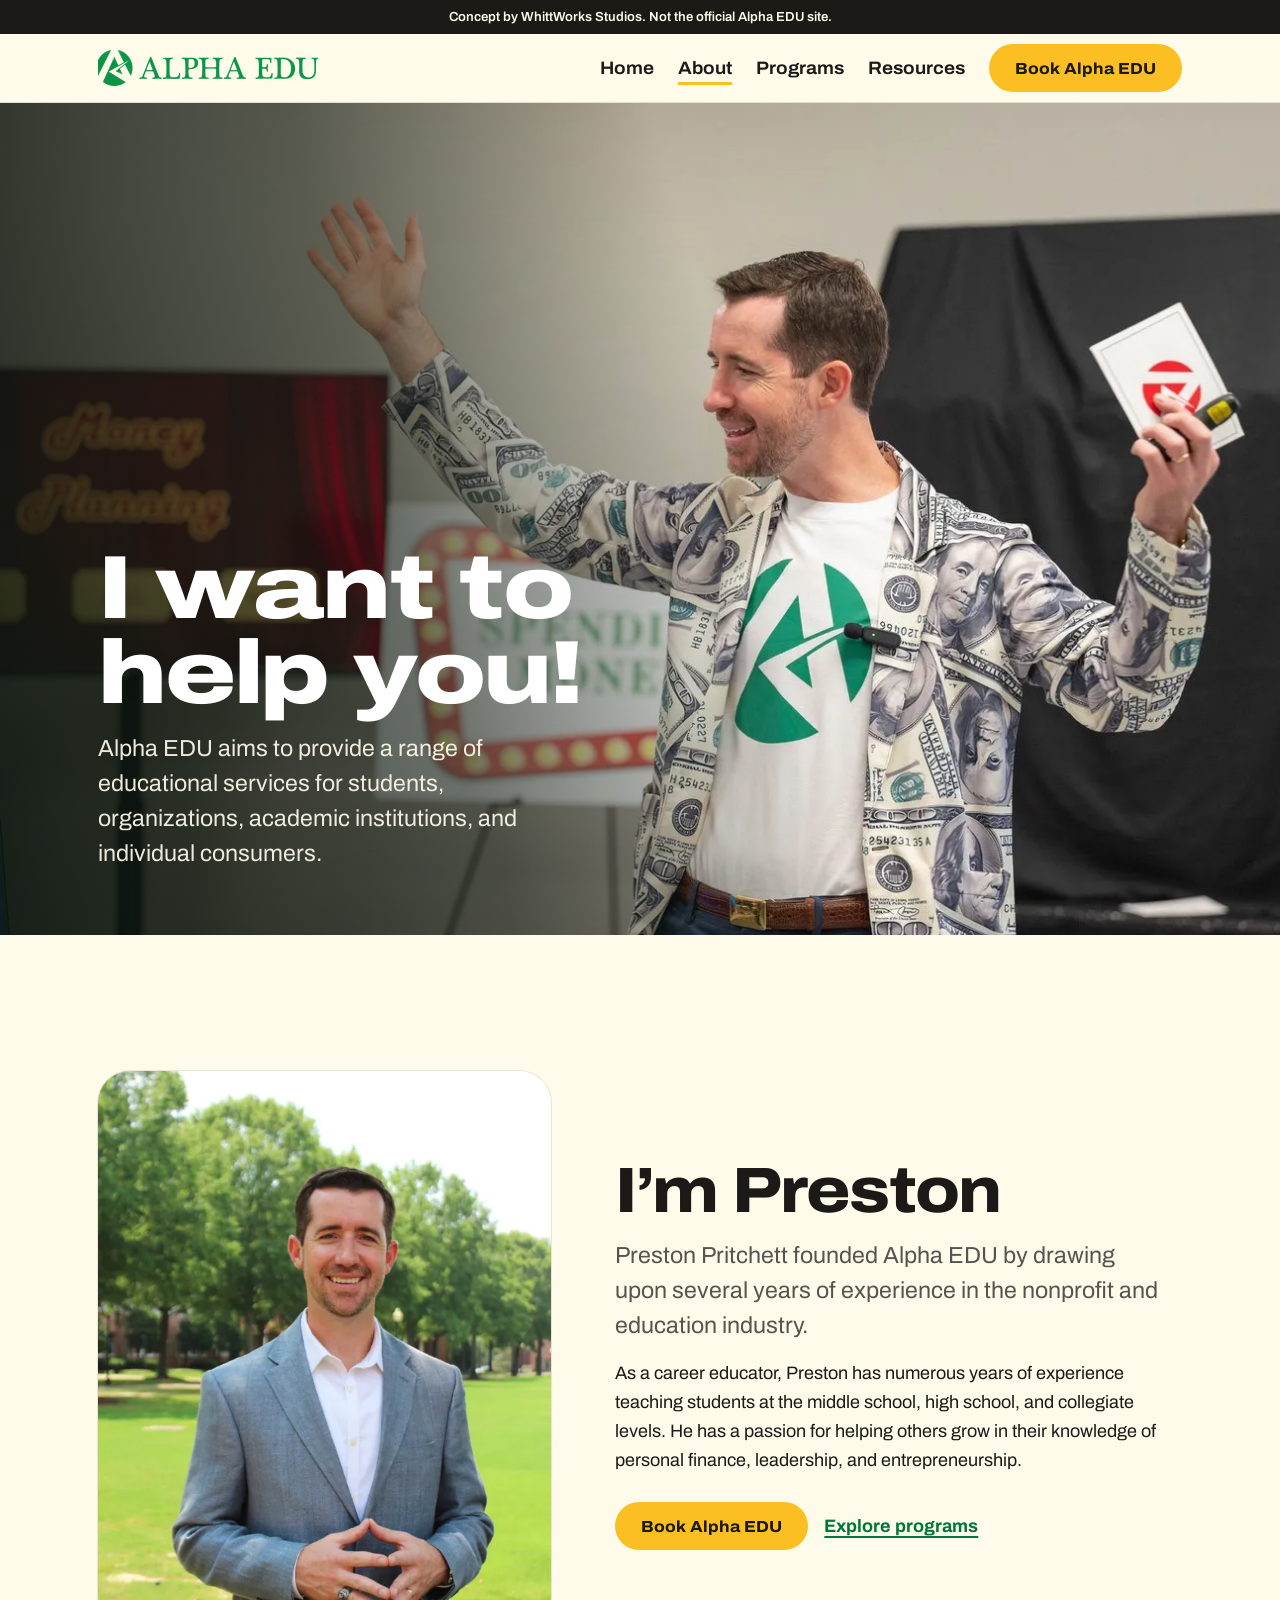
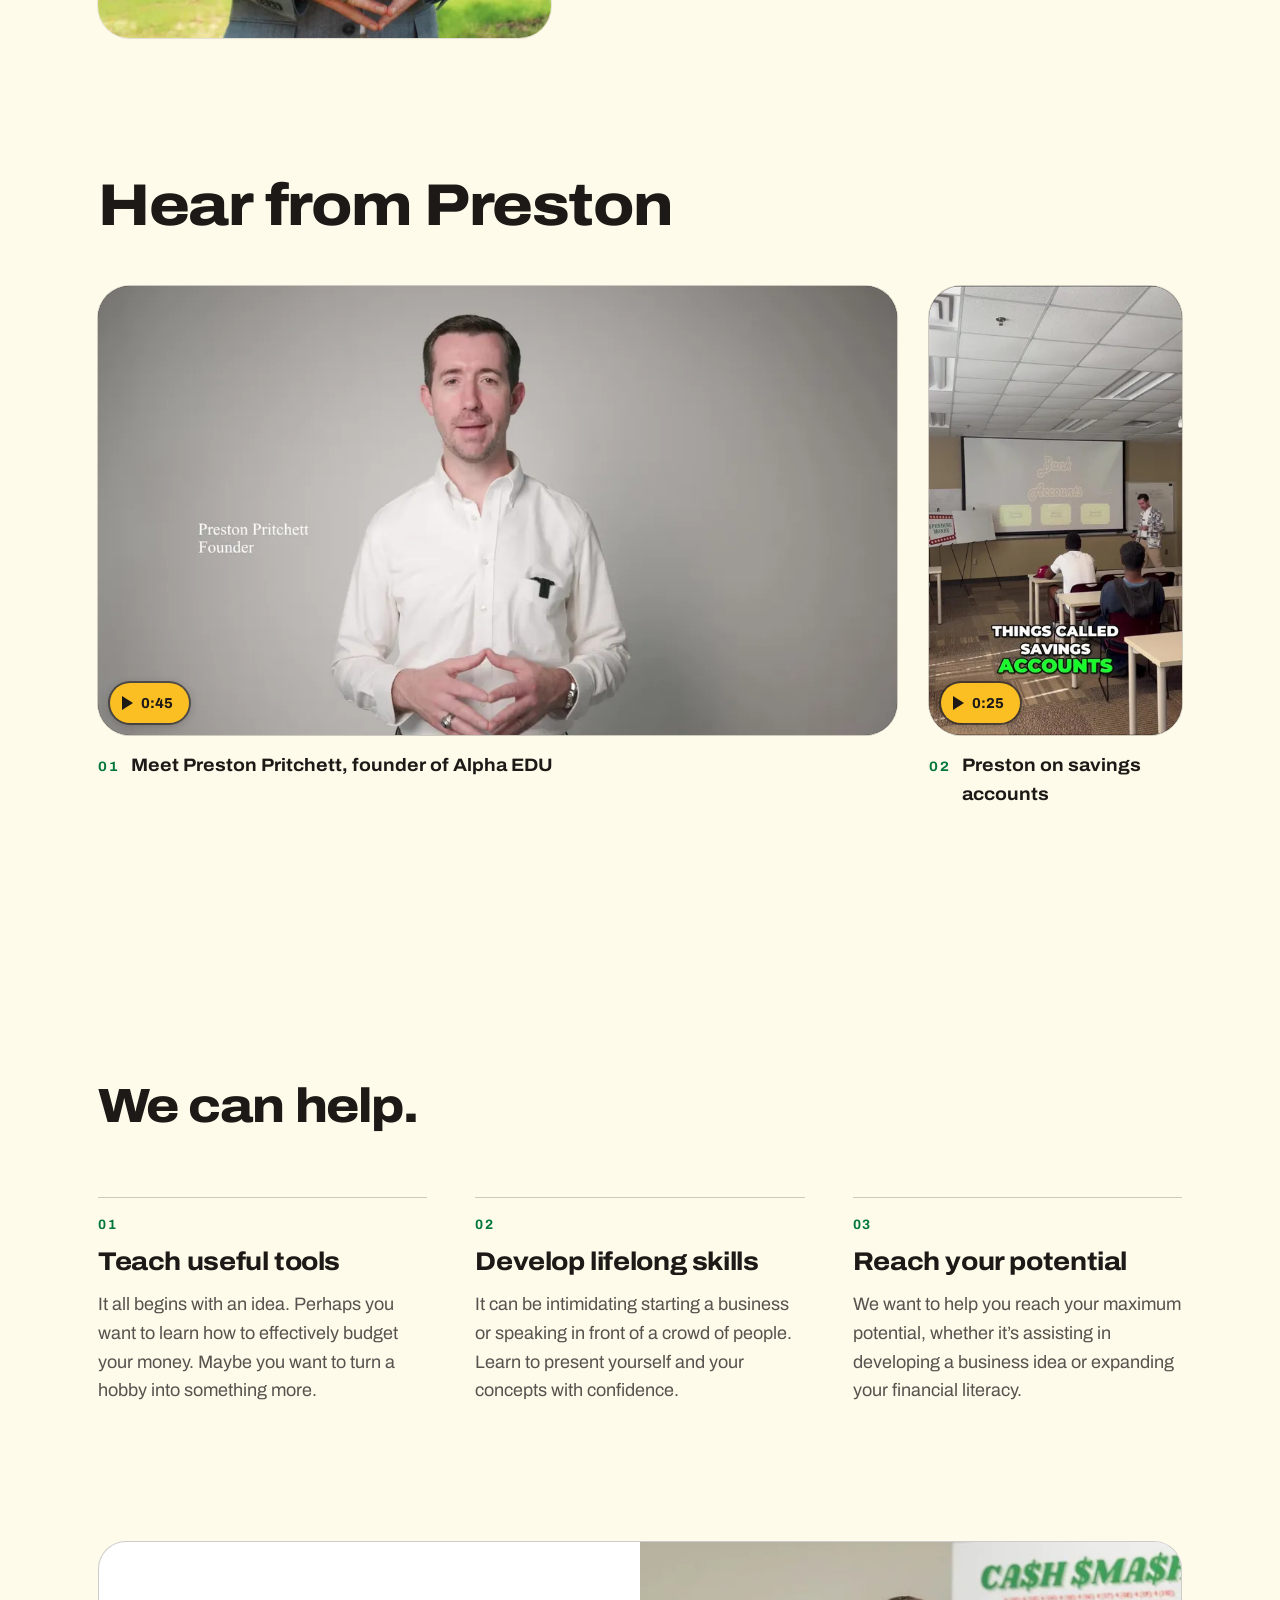
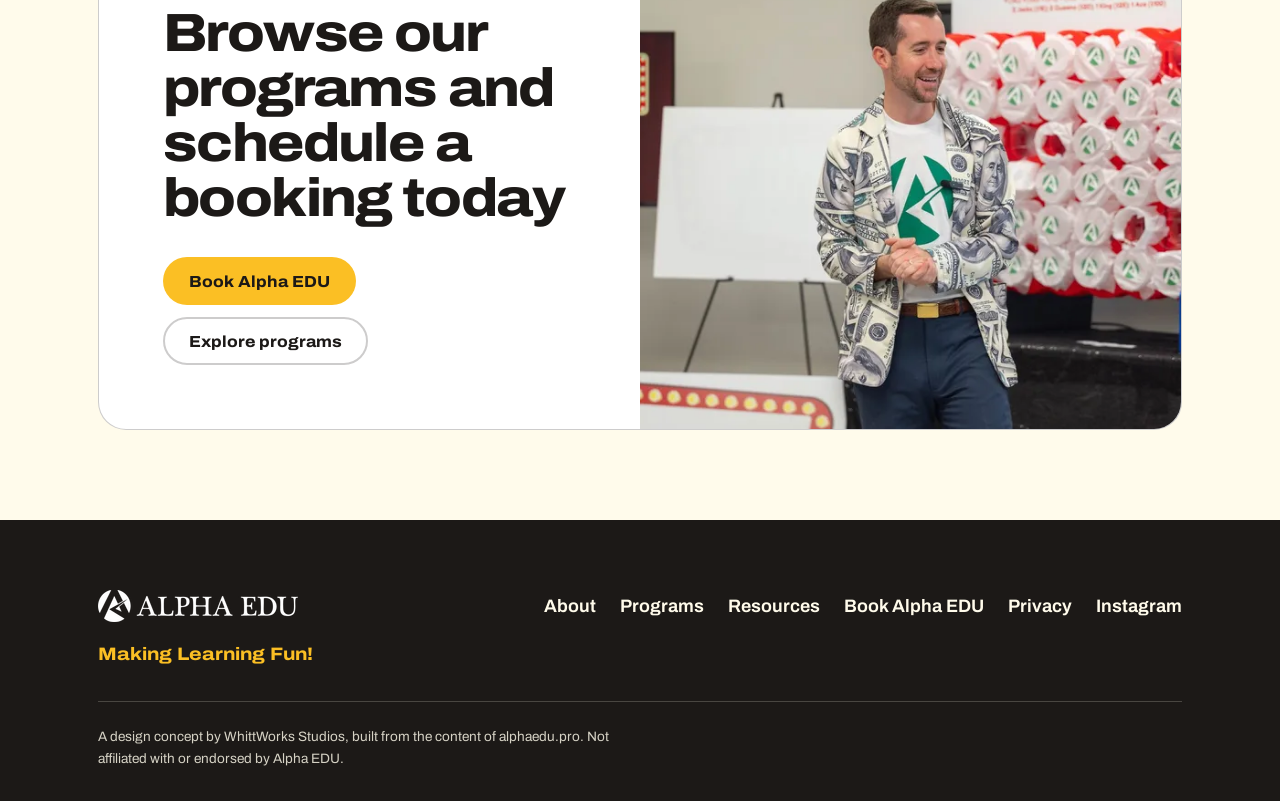
<file: about/index.html>
<!DOCTYPE html><html lang="en"><head><meta charset="utf-8"><meta name="viewport" content="width=device-width, initial-scale=1"><title>About · Alpha EDU</title><meta name="description" content="Meet Preston Pritchett, the career educator who founded Alpha EDU to teach personal finance, leadership, and entrepreneurship."><meta name="robots" content="noindex, nofollow"><meta property="og:type" content="website"><meta property="og:title" content="About · Alpha EDU"><meta property="og:description" content="Meet Preston Pritchett, the career educator who founded Alpha EDU to teach personal finance, leadership, and entrepreneurship."><meta name="theme-color" content="#FFFBEB"><link rel="preload" href="/_astro/archivo-latin-wdth-normal.DY7AcnAa.woff2" as="font" type="font/woff2" crossorigin><link rel="icon" href="/favicon.ico" sizes="any"><link rel="icon" href="/favicon.png" type="image/png"><link rel="apple-touch-icon" href="/apple-touch-icon.png"><noscript><link rel="stylesheet" href="/nojs.css"></noscript><link rel="stylesheet" href="/_astro/BaseLayout.CxLzTIl0.css"><link rel="stylesheet" href="/_astro/ReelBand.DcJWdkli.css"><link rel="stylesheet" href="/_astro/about.CJ-G2hKA.css"><link rel="stylesheet" href="/_astro/ClosingCta.DoUUiDYC.css"></head><body><a class="skip-link" href="#main">Skip to content</a><aside class="concept-bar" aria-label="About this site" data-concept-bar data-astro-cid-evp5m7jd><p data-astro-cid-evp5m7jd>Concept by WhittWorks Studios. Not the official Alpha EDU site.</p></aside><header class="site-header" data-astro-cid-fzpbxy5g><div class="shell bar" data-astro-cid-fzpbxy5g><a class="brand" href="/" aria-label="Alpha EDU home" data-astro-cid-fzpbxy5g><img src="/_astro/logo-wordmark-green.tgumS5Kz_Zc2O47.webp" srcset="/_astro/logo-wordmark-green.tgumS5Kz_Zc2O47.webp 220w, /_astro/logo-wordmark-green.tgumS5Kz_Z174LDh.webp 440w, /_astro/logo-wordmark-green.tgumS5Kz_ZJpOxQ.webp 660w" alt="Alpha EDU" sizes="(min-width: 960px) 220px, (min-width: 860px) 190px, 150px" loading="eager" data-astro-cid-fzpbxy5g="true" decoding="async" width="220" height="36"></a><nav class="nav-desktop" aria-label="Main" data-astro-cid-fzpbxy5g><a href="/" data-astro-cid-fzpbxy5g>Home</a><a href="/about/" aria-current="page" data-astro-cid-fzpbxy5g>About</a><a href="/programs/" data-astro-cid-fzpbxy5g>Programs</a><a href="/resources/" data-astro-cid-fzpbxy5g>Resources</a><a class="btn gold" href="/book/" data-astro-cid-fzpbxy5g>Book Alpha EDU</a></nav><div class="mobile-actions" data-astro-cid-fzpbxy5g><a class="btn gold book-pill" href="/book/" aria-label="Book Alpha EDU" data-book-pill data-astro-cid-fzpbxy5g>Book</a><details class="nav-mobile" data-astro-cid-fzpbxy5g><summary data-astro-cid-fzpbxy5g>Menu</summary><nav aria-label="Main, mobile" data-astro-cid-fzpbxy5g><a href="/" data-astro-cid-fzpbxy5g>Home</a><a href="/about/" aria-current="page" data-astro-cid-fzpbxy5g>About</a><a href="/programs/" data-astro-cid-fzpbxy5g>Programs</a><a href="/resources/" data-astro-cid-fzpbxy5g>Resources</a><a class="btn gold" href="/book/" data-astro-cid-fzpbxy5g>Book Alpha EDU</a></nav></details></div></div></header><main id="main"><section class="opening" aria-labelledby="about-title" data-astro-cid-ta2fbyqs><div class="opening-media" data-astro-cid-ta2fbyqs><img src="/_astro/94937171-npritchett-amillerphotography-04-25-6435.BZWPVZvU_Z13zbSy.webp" srcset="/_astro/94937171-npritchett-amillerphotography-04-25-6435.BZWPVZvU_16opzz.webp 800w, /_astro/94937171-npritchett-amillerphotography-04-25-6435.BZWPVZvU_1pTnlX.webp 1200w, /_astro/94937171-npritchett-amillerphotography-04-25-6435.BZWPVZvU_Z13zbSy.webp 1500w" alt="Preston raises a card in front of a “Money Planning” marquee and a Spending Money sign." sizes="100vw" loading="eager" fetchpriority="high" data-astro-cid-ta2fbyqs="true" decoding="async" width="1500" height="1001"></div><div class="shell opening-copy" data-astro-cid-ta2fbyqs><h1 id="about-title" data-astro-cid-ta2fbyqs>I want to help you!</h1><p class="lede" data-astro-cid-ta2fbyqs>Alpha EDU aims to provide a range of educational services for students, organizations, academic institutions, and individual consumers.</p></div></section><section class="band" aria-labelledby="bio-heading" data-astro-cid-ta2fbyqs><div class="shell bio" data-astro-cid-ta2fbyqs><div class="photo portrait rise" data-astro-cid-ta2fbyqs><img src="/_astro/62734614-pritchett-profile-pic-1-2.CTt20tK5_Z1iBkOh.webp" srcset="/_astro/62734614-pritchett-profile-pic-1-2.CTt20tK5_1QWzje.webp 360w, /_astro/62734614-pritchett-profile-pic-1-2.CTt20tK5_Zu9zgC.webp 600w, /_astro/62734614-pritchett-profile-pic-1-2.CTt20tK5_nPR3H.webp 900w" alt="Portrait of Preston Pritchett in a light suit jacket, outdoors." sizes="(min-width: 1180px) 440px, (min-width: 820px) 38vw, 92vw" loading="lazy" data-astro-cid-ta2fbyqs="true" decoding="async" width="1366" height="2048"></div><div class="bio-copy rise" data-astro-cid-ta2fbyqs><h2 id="bio-heading" data-astro-cid-ta2fbyqs>I’m Preston</h2><p class="lede" data-astro-cid-ta2fbyqs>Preston Pritchett founded Alpha EDU by drawing upon several years of experience in the nonprofit and education industry.</p><p data-astro-cid-ta2fbyqs>As a career educator, Preston has numerous years of experience teaching students at the middle school, high school, and collegiate levels. He has a passion for helping others grow in their knowledge of personal finance, leadership, and entrepreneurship.</p><div class="actions" data-astro-cid-ta2fbyqs><a class="btn gold" href="/book/" data-astro-cid-ta2fbyqs>Book Alpha EDU</a><a class="text-link" href="/programs/" data-astro-cid-ta2fbyqs>Explore programs</a></div></div></div></section><section class="band plain" aria-labelledby="message-heading" data-astro-cid-qrdwjnu2><div class="shell" data-astro-cid-qrdwjnu2><div class="section-head reels-head" data-astro-cid-qrdwjnu2><h2 id="message-heading" data-astro-cid-qrdwjnu2>Hear from Preston</h2></div><div class="video-pair beside-tall" data-astro-cid-qrdwjnu2><div class="reel-slot rise" data-astro-cid-qrdwjnu2><figure class="reel reel-main" data-astro-cid-qrdwjnu2><figure class="video shape-wide" data-video data-astro-cid-kdofrhet><a class="video-poster" href="/assets/video/14d688ff.mp4" data-video-src="/assets/video/14d688ff.mp4" data-video-poster="/_astro/14d688ff-poster.DPw-Ghcr_Z1nXIkM.webp" data-video-title="Meet Preston Pritchett, founder of Alpha EDU" data-astro-cid-kdofrhet><img src="/_astro/14d688ff-poster.DPw-Ghcr_ByLfH.webp" srcset="/_astro/14d688ff-poster.DPw-Ghcr_2pMLYV.webp 360w, /_astro/14d688ff-poster.DPw-Ghcr_Z1FAQsB.webp 540w, /_astro/14d688ff-poster.DPw-Ghcr_ZGNm7d.webp 720w, /_astro/14d688ff-poster.DPw-Ghcr_1vNLqy.webp 1080w, /_astro/14d688ff-poster.DPw-Ghcr_Z15CKgB.webp 1440w" alt sizes="(min-width: 1180px) 790px, (min-width: 880px) 66vw, 92vw" loading="lazy" data-astro-cid-kdofrhet="true" decoding="async" width="1920" height="1080"><span class="play" aria-hidden="true" data-astro-cid-kdofrhet><span class="tri" data-astro-cid-kdofrhet></span><span class="tnum" data-astro-cid-kdofrhet>0:45</span></span><span class="visually-hidden" data-astro-cid-kdofrhet>Play video: Meet Preston Pritchett, founder of Alpha EDU (0:45)</span></a><p class="video-error" role="status" data-video-error data-astro-cid-kdofrhet></p></figure><figcaption data-astro-cid-qrdwjnu2><span class="num" data-astro-cid-qrdwjnu2>01</span>Meet Preston Pritchett, founder of Alpha EDU</figcaption></figure></div><div class="reel-slot rise" data-astro-cid-qrdwjnu2><figure class="reel reel-side" data-astro-cid-qrdwjnu2><figure class="video shape-tall" data-video data-astro-cid-kdofrhet><a class="video-poster" href="/assets/video/689ca669.mp4" data-video-src="/assets/video/689ca669.mp4" data-video-poster="/_astro/689ca669-poster.DCnggO3K_Z5u0dd.webp" data-video-title="Preston on savings accounts" data-astro-cid-kdofrhet><img src="/_astro/689ca669-poster.DCnggO3K_Z5u0dd.webp" srcset="/_astro/689ca669-poster.DCnggO3K_Z1YcIXF.webp 360w, /_astro/689ca669-poster.DCnggO3K_Z2uBA76.webp 540w, /_astro/689ca669-poster.DCnggO3K_ZKeMCC.webp 720w, /_astro/689ca669-poster.DCnggO3K_Z5u0dd.webp 1080w" alt sizes="(min-width: 1180px) 250px, (min-width: 880px) 21vw, 280px" loading="lazy" data-astro-cid-kdofrhet="true" decoding="async" width="1080" height="1920"><span class="play" aria-hidden="true" data-astro-cid-kdofrhet><span class="tri" data-astro-cid-kdofrhet></span><span class="tnum" data-astro-cid-kdofrhet>0:25</span></span><span class="visually-hidden" data-astro-cid-kdofrhet>Play video: Preston on savings accounts (0:25)</span></a><p class="video-error" role="status" data-video-error data-astro-cid-kdofrhet></p></figure><figcaption data-astro-cid-qrdwjnu2><span class="num" data-astro-cid-qrdwjnu2>02</span>Preston on savings accounts</figcaption></figure></div></div></div></section><script type="module" src="/_astro/ReelBand.astro_astro_type_script_index_0_lang.D7bHEtxJ.js"></script><section class="band" aria-labelledby="help-heading" data-astro-cid-ta2fbyqs><div class="shell" data-astro-cid-ta2fbyqs><div class="section-head" data-astro-cid-ta2fbyqs><h2 id="help-heading" data-astro-cid-ta2fbyqs>We can help.</h2></div><ul class="numbered" role="list" data-astro-cid-ta2fbyqs><li class="pillar rise" data-astro-cid-ta2fbyqs><h3 data-astro-cid-ta2fbyqs>Teach useful tools</h3><p data-astro-cid-ta2fbyqs>It all begins with an idea. Perhaps you want to learn how to effectively budget your money. Maybe you want to turn a hobby into something more.</p></li><li class="pillar rise" data-astro-cid-ta2fbyqs><h3 data-astro-cid-ta2fbyqs>Develop lifelong skills</h3><p data-astro-cid-ta2fbyqs>It can be intimidating starting a business or speaking in front of a crowd of people. Learn to present yourself and your concepts with confidence.</p></li><li class="pillar rise" data-astro-cid-ta2fbyqs><h3 data-astro-cid-ta2fbyqs>Reach your potential</h3><p data-astro-cid-ta2fbyqs>We want to help you reach your maximum potential, whether it’s assisting in developing a business idea or expanding your financial literacy.</p></li></ul></div></section><section class="band closing" aria-labelledby="closing-heading" data-astro-cid-prurgk2d><div class="shell" data-astro-cid-prurgk2d><div class="panel" data-astro-cid-prurgk2d><div class="copy" data-astro-cid-prurgk2d><h2 id="closing-heading" data-astro-cid-prurgk2d>Browse our programs and schedule a booking today</h2><div class="actions" data-astro-cid-prurgk2d><a class="btn gold" href="/book/" data-astro-cid-prurgk2d>Book Alpha EDU</a><a class="btn ghost" href="/programs/" data-astro-cid-prurgk2d>Explore programs</a></div></div><div class="photo closing-photo" data-wipe data-astro-cid-prurgk2d><img src="/_astro/b9ff4ec5-npritchett-amillerphotography-04-25-6653.CzpUyJs6_Z4QtSS.webp" srcset="/_astro/b9ff4ec5-npritchett-amillerphotography-04-25-6653.CzpUyJs6_Z2nhcpX.webp 480w, /_astro/b9ff4ec5-npritchett-amillerphotography-04-25-6653.CzpUyJs6_Nj8Gb.webp 800w, /_astro/b9ff4ec5-npritchett-amillerphotography-04-25-6653.CzpUyJs6_2oC5lD.webp 1200w, /_astro/b9ff4ec5-npritchett-amillerphotography-04-25-6653.CzpUyJs6_Z4QtSS.webp 1500w" alt sizes="(min-width: 1180px) 590px, (min-width: 880px) 50vw, 92vw" loading="lazy" data-astro-cid-prurgk2d="true" decoding="async" width="1500" height="1001"><span class="photo-wipe" aria-hidden="true" data-astro-cid-prurgk2d></span></div></div></div></section></main><footer class="site-footer" data-astro-cid-nns7i3if><div class="shell foot-grid" data-astro-cid-nns7i3if><div class="foot-brand" data-astro-cid-nns7i3if><a href="/" aria-label="Alpha EDU home" data-astro-cid-nns7i3if><img src="/_astro/logo-wordmark-white.Dw9jNFjG_1Lsx3G.webp" srcset="/_astro/logo-wordmark-white.Dw9jNFjG_1Lsx3G.webp 200w, /_astro/logo-wordmark-white.Dw9jNFjG_zPqTI.webp 400w" alt="Alpha EDU" sizes="200px" data-astro-cid-nns7i3if="true" loading="lazy" decoding="async" width="200" height="32"></a><p class="tagline" data-astro-cid-nns7i3if>Making Learning Fun!</p></div><nav class="foot-links" aria-label="Footer" data-astro-cid-nns7i3if><a href="/about/" data-astro-cid-nns7i3if>About</a><a href="/programs/" data-astro-cid-nns7i3if>Programs</a><a href="/resources/" data-astro-cid-nns7i3if>Resources</a><a href="/book/" data-astro-cid-nns7i3if>Book Alpha EDU</a><a href="/privacy/" data-astro-cid-nns7i3if>Privacy</a><a href="https://instagram.com/alphaedu.pro" rel="noopener" target="_blank" data-astro-cid-nns7i3if>Instagram<span class="visually-hidden" data-astro-cid-nns7i3if> (opens in a new tab)</span></a></nav></div><div class="shell" data-astro-cid-nns7i3if><div class="foot-rule" data-astro-cid-nns7i3if><p class="foot-note" data-astro-cid-nns7i3if>A design concept by WhittWorks Studios, built from the content of alphaedu.pro. Not affiliated with or endorsed by Alpha EDU.</p></div></div></footer><script type="module" src="/_astro/BaseLayout.astro_astro_type_script_index_0_lang.MBF5zD7V.js"></script></body></html>
</file>
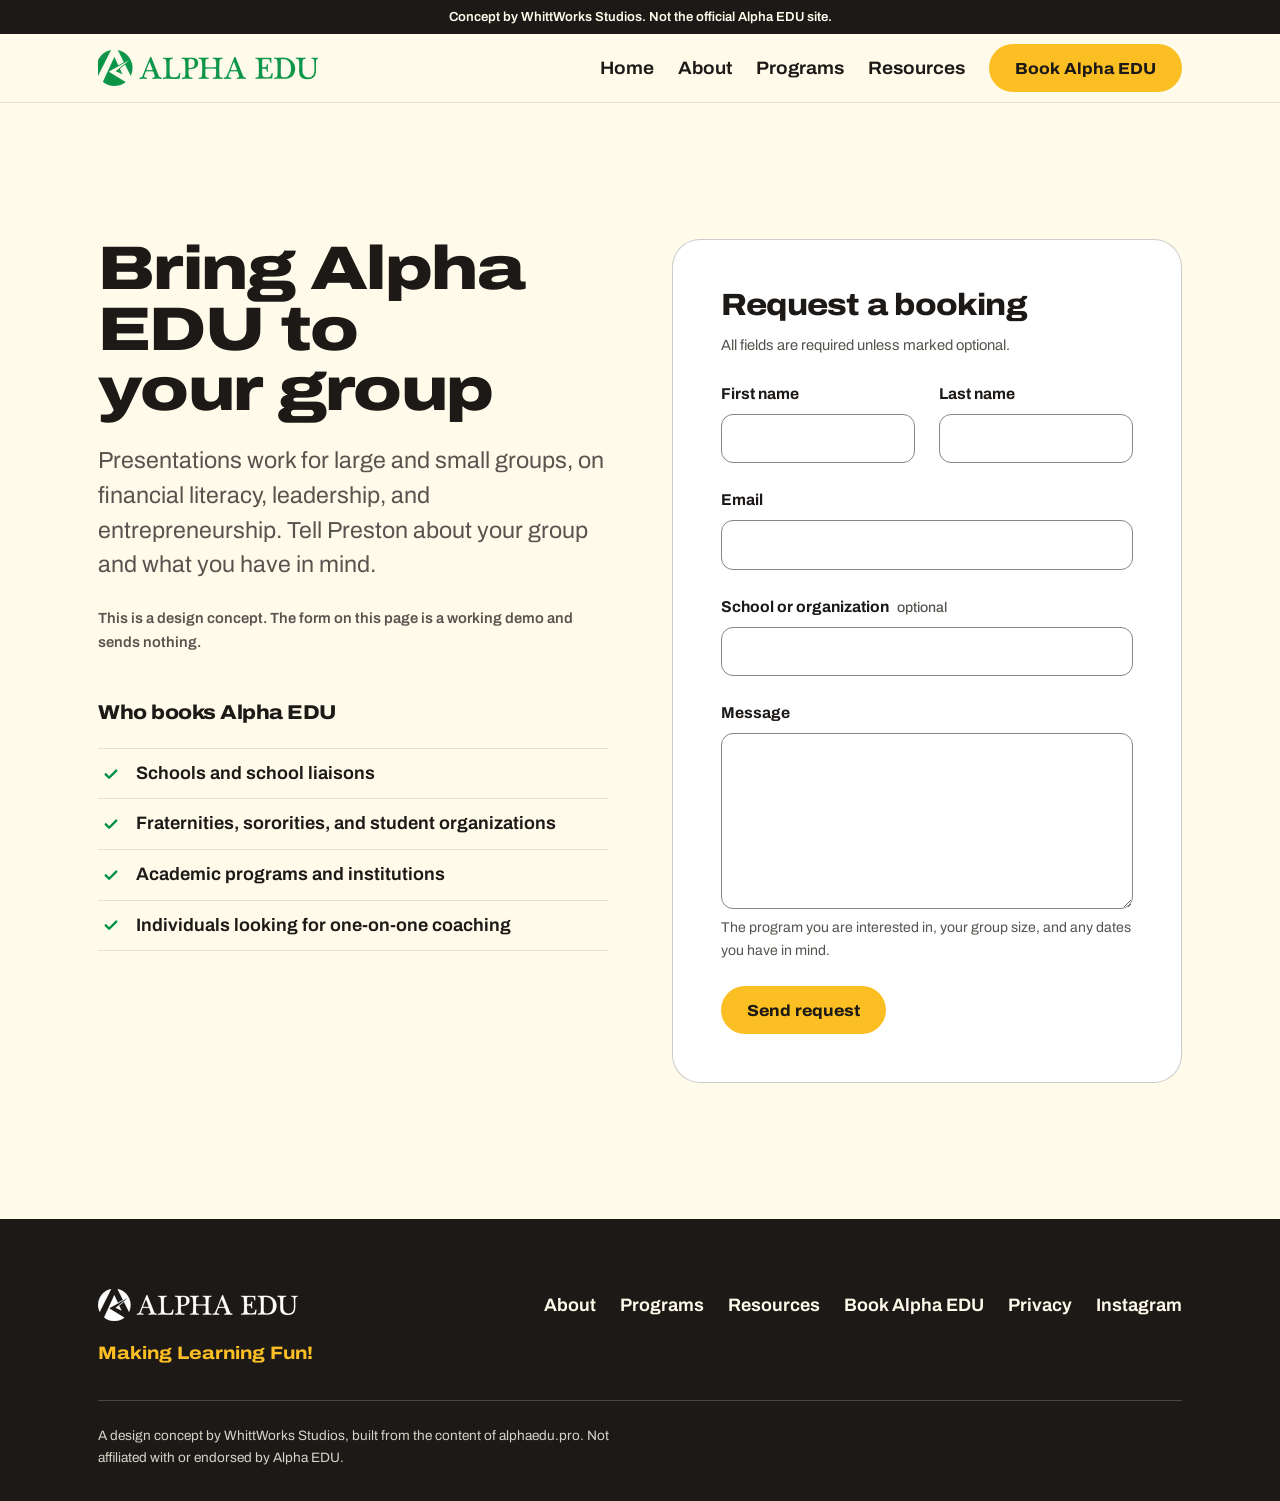
<file: book/index.html>
<!DOCTYPE html><html lang="en"><head><meta charset="utf-8"><meta name="viewport" content="width=device-width, initial-scale=1"><title>Book Alpha EDU · Alpha EDU</title><meta name="description" content="Request a presentation or coaching session from Alpha EDU on personal finance, leadership, or entrepreneurship, for large or small groups."><meta name="robots" content="noindex, nofollow"><meta property="og:type" content="website"><meta property="og:title" content="Book Alpha EDU · Alpha EDU"><meta property="og:description" content="Request a presentation or coaching session from Alpha EDU on personal finance, leadership, or entrepreneurship, for large or small groups."><meta name="theme-color" content="#FFFBEB"><link rel="preload" href="/_astro/archivo-latin-wdth-normal.DY7AcnAa.woff2" as="font" type="font/woff2" crossorigin><link rel="icon" href="/favicon.ico" sizes="any"><link rel="icon" href="/favicon.png" type="image/png"><link rel="apple-touch-icon" href="/apple-touch-icon.png"><noscript><link rel="stylesheet" href="/nojs.css"></noscript><link rel="stylesheet" href="/_astro/BaseLayout.CxLzTIl0.css"><link rel="stylesheet" href="/_astro/book.BtJom4To.css"></head><body><a class="skip-link" href="#main">Skip to content</a><aside class="concept-bar" aria-label="About this site" data-concept-bar data-astro-cid-evp5m7jd><p data-astro-cid-evp5m7jd>Concept by WhittWorks Studios. Not the official Alpha EDU site.</p></aside><header class="site-header" data-astro-cid-fzpbxy5g><div class="shell bar" data-astro-cid-fzpbxy5g><a class="brand" href="/" aria-label="Alpha EDU home" data-astro-cid-fzpbxy5g><img src="/_astro/logo-wordmark-green.tgumS5Kz_Zc2O47.webp" srcset="/_astro/logo-wordmark-green.tgumS5Kz_Zc2O47.webp 220w, /_astro/logo-wordmark-green.tgumS5Kz_Z174LDh.webp 440w, /_astro/logo-wordmark-green.tgumS5Kz_ZJpOxQ.webp 660w" alt="Alpha EDU" sizes="(min-width: 960px) 220px, (min-width: 860px) 190px, 150px" loading="eager" data-astro-cid-fzpbxy5g="true" decoding="async" width="220" height="36"></a><nav class="nav-desktop" aria-label="Main" data-astro-cid-fzpbxy5g><a href="/" data-astro-cid-fzpbxy5g>Home</a><a href="/about/" data-astro-cid-fzpbxy5g>About</a><a href="/programs/" data-astro-cid-fzpbxy5g>Programs</a><a href="/resources/" data-astro-cid-fzpbxy5g>Resources</a><a class="btn gold" href="/book/" data-astro-cid-fzpbxy5g>Book Alpha EDU</a></nav><div class="mobile-actions" data-astro-cid-fzpbxy5g><a class="btn gold book-pill" href="/book/" aria-label="Book Alpha EDU" data-book-pill data-astro-cid-fzpbxy5g>Book</a><details class="nav-mobile" data-astro-cid-fzpbxy5g><summary data-astro-cid-fzpbxy5g>Menu</summary><nav aria-label="Main, mobile" data-astro-cid-fzpbxy5g><a href="/" data-astro-cid-fzpbxy5g>Home</a><a href="/about/" data-astro-cid-fzpbxy5g>About</a><a href="/programs/" data-astro-cid-fzpbxy5g>Programs</a><a href="/resources/" data-astro-cid-fzpbxy5g>Resources</a><a class="btn gold" href="/book/" data-astro-cid-fzpbxy5g>Book Alpha EDU</a></nav></details></div></div></header><main id="main"><section class="band" data-astro-cid-llgjfdv7><div class="shell book-grid" data-astro-cid-llgjfdv7><div class="intro-top" data-astro-cid-llgjfdv7><h1 data-astro-cid-llgjfdv7>Bring Alpha EDU to your group</h1><p class="lede" data-astro-cid-llgjfdv7>Presentations work for large and small groups, on financial literacy, leadership, and entrepreneurship. Tell Preston about your group and what you have in mind.</p><p class="demo" data-demo-notice data-astro-cid-llgjfdv7>This is a design concept. The form on this page is a working demo and sends nothing.</p></div><div class="form-col" data-astro-cid-llgjfdv7><form class="booking" novalidate data-booking-form data-submissions="0" data-msg-required="This field is required." data-msg-email="Enter a valid email address, like name@school.edu." data-msg-minlength="Add a little more detail (at least {n} characters)." data-msg-sending="Checking…" data-msg-success="Demo only. Nothing was sent." aria-labelledby="booking-heading" data-astro-cid-zhjzn6ly><h2 id="booking-heading" class="form-heading" data-astro-cid-zhjzn6ly>Request a booking</h2><p class="req-note" data-astro-cid-zhjzn6ly>All fields are required unless marked optional.</p><div class="fields" data-astro-cid-zhjzn6ly><div class="field half" data-astro-cid-zhjzn6ly><label for="bk-first-name" data-astro-cid-zhjzn6ly>First name</label><input id="bk-first-name" name="first-name" type="text" required autocomplete="given-name" aria-describedby="bk-first-name-error" data-field data-astro-cid-zhjzn6ly><p class="field-error" id="bk-first-name-error" data-astro-cid-zhjzn6ly></p></div><div class="field half" data-astro-cid-zhjzn6ly><label for="bk-last-name" data-astro-cid-zhjzn6ly>Last name</label><input id="bk-last-name" name="last-name" type="text" required autocomplete="family-name" aria-describedby="bk-last-name-error" data-field data-astro-cid-zhjzn6ly><p class="field-error" id="bk-last-name-error" data-astro-cid-zhjzn6ly></p></div><div class="field" data-astro-cid-zhjzn6ly><label for="bk-email" data-astro-cid-zhjzn6ly>Email</label><input id="bk-email" name="email" type="email" required autocomplete="email" aria-describedby="bk-email-error" data-field data-astro-cid-zhjzn6ly><p class="field-error" id="bk-email-error" data-astro-cid-zhjzn6ly></p></div><div class="field" data-astro-cid-zhjzn6ly><label for="bk-organization" data-astro-cid-zhjzn6ly>School or organization<span class="optional" data-astro-cid-zhjzn6ly>optional</span></label><input id="bk-organization" name="organization" type="text" autocomplete="organization" aria-describedby="bk-organization-error" data-field data-astro-cid-zhjzn6ly><p class="field-error" id="bk-organization-error" data-astro-cid-zhjzn6ly></p></div><div class="field" data-astro-cid-zhjzn6ly><label for="bk-message" data-astro-cid-zhjzn6ly>Message</label><textarea id="bk-message" name="message" rows="5" required minlength="10" aria-describedby="bk-message-hint bk-message-error" data-field data-astro-cid-zhjzn6ly></textarea><p class="hint" id="bk-message-hint" data-astro-cid-zhjzn6ly>The program you are interested in, your group size, and any dates you have in mind.</p><p class="field-error" id="bk-message-error" data-astro-cid-zhjzn6ly></p></div></div><div class="submit-row" data-astro-cid-zhjzn6ly><button type="submit" class="btn gold" disabled data-submit data-astro-cid-zhjzn6ly>Send request</button><p class="form-status" role="status" aria-live="polite" data-status data-astro-cid-zhjzn6ly></p></div><!-- Visible by default; the form script hides it once it runs. A plain
       element rather than <noscript>, so it also shows when scripts fail. --><p class="noscript" data-noscript-note data-astro-cid-zhjzn6ly>Turn on JavaScript to try the demo form.</p></form></div><div class="intro-more" data-astro-cid-llgjfdv7><h2 class="points-heading" data-astro-cid-llgjfdv7>Who books Alpha EDU</h2><ul class="checklist" role="list" data-astro-cid-llgjfdv7><li data-astro-cid-llgjfdv7>Schools and school liaisons</li><li data-astro-cid-llgjfdv7>Fraternities, sororities, and student organizations</li><li data-astro-cid-llgjfdv7>Academic programs and institutions</li><li data-astro-cid-llgjfdv7>Individuals looking for one-on-one coaching</li></ul></div></div></section></main><footer class="site-footer" data-astro-cid-nns7i3if><div class="shell foot-grid" data-astro-cid-nns7i3if><div class="foot-brand" data-astro-cid-nns7i3if><a href="/" aria-label="Alpha EDU home" data-astro-cid-nns7i3if><img src="/_astro/logo-wordmark-white.Dw9jNFjG_1Lsx3G.webp" srcset="/_astro/logo-wordmark-white.Dw9jNFjG_1Lsx3G.webp 200w, /_astro/logo-wordmark-white.Dw9jNFjG_zPqTI.webp 400w" alt="Alpha EDU" sizes="200px" data-astro-cid-nns7i3if="true" loading="lazy" decoding="async" width="200" height="32"></a><p class="tagline" data-astro-cid-nns7i3if>Making Learning Fun!</p></div><nav class="foot-links" aria-label="Footer" data-astro-cid-nns7i3if><a href="/about/" data-astro-cid-nns7i3if>About</a><a href="/programs/" data-astro-cid-nns7i3if>Programs</a><a href="/resources/" data-astro-cid-nns7i3if>Resources</a><a href="/book/" data-astro-cid-nns7i3if>Book Alpha EDU</a><a href="/privacy/" data-astro-cid-nns7i3if>Privacy</a><a href="https://instagram.com/alphaedu.pro" rel="noopener" target="_blank" data-astro-cid-nns7i3if>Instagram<span class="visually-hidden" data-astro-cid-nns7i3if> (opens in a new tab)</span></a></nav></div><div class="shell" data-astro-cid-nns7i3if><div class="foot-rule" data-astro-cid-nns7i3if><p class="foot-note" data-astro-cid-nns7i3if>A design concept by WhittWorks Studios, built from the content of alphaedu.pro. Not affiliated with or endorsed by Alpha EDU.</p></div></div></footer><script type="module" src="/_astro/BaseLayout.astro_astro_type_script_index_0_lang.MBF5zD7V.js"></script></body></html>
</file>
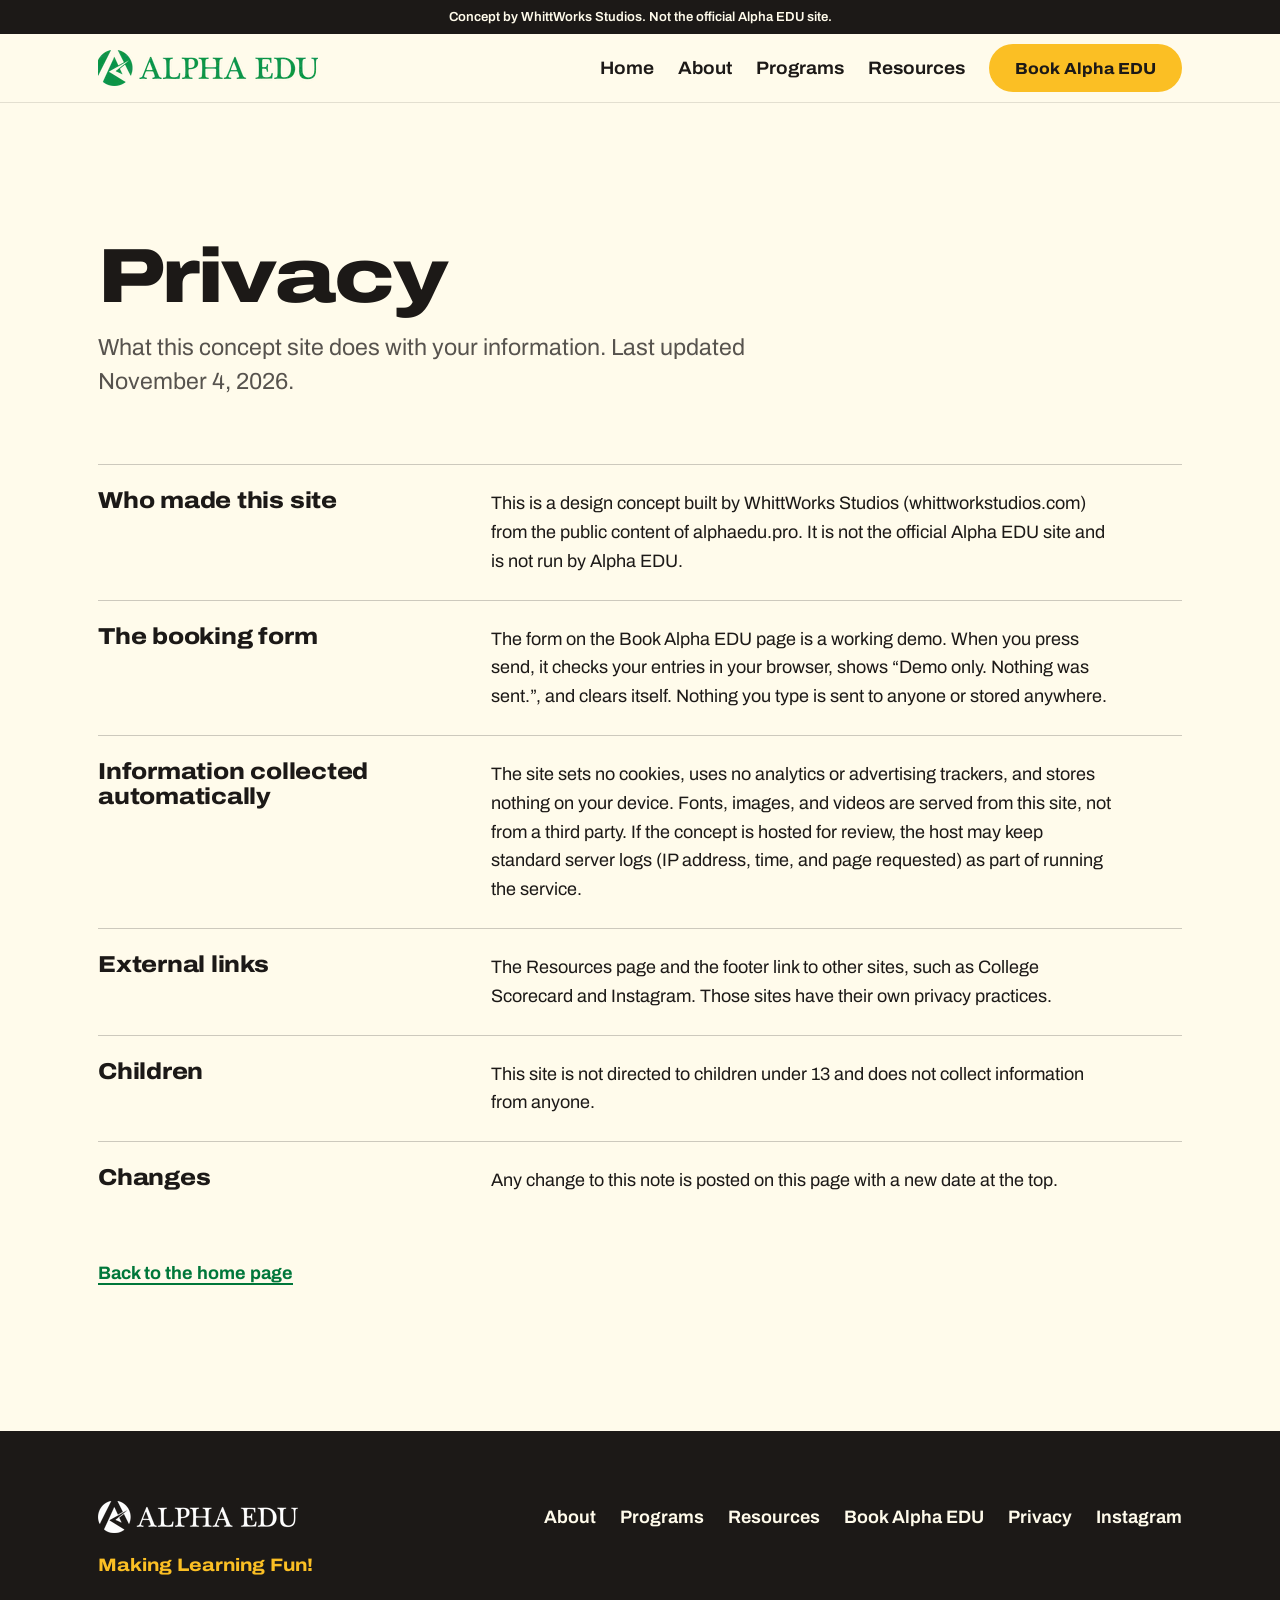
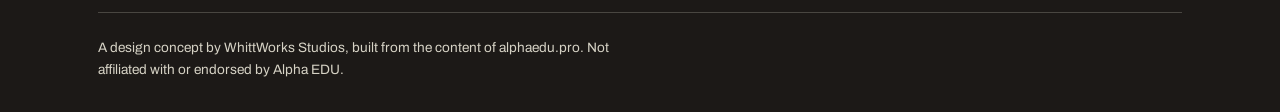
<file: privacy/index.html>
<!DOCTYPE html><html lang="en"><head><meta charset="utf-8"><meta name="viewport" content="width=device-width, initial-scale=1"><title>Privacy · Alpha EDU</title><meta name="description" content="How this Alpha EDU concept site handles information: the demo form sends nothing, and there are no cookies, analytics, or trackers."><meta name="robots" content="noindex, nofollow"><meta property="og:type" content="website"><meta property="og:title" content="Privacy · Alpha EDU"><meta property="og:description" content="How this Alpha EDU concept site handles information: the demo form sends nothing, and there are no cookies, analytics, or trackers."><meta name="theme-color" content="#FFFBEB"><link rel="preload" href="/_astro/archivo-latin-wdth-normal.DY7AcnAa.woff2" as="font" type="font/woff2" crossorigin><link rel="icon" href="/favicon.ico" sizes="any"><link rel="icon" href="/favicon.png" type="image/png"><link rel="apple-touch-icon" href="/apple-touch-icon.png"><noscript><link rel="stylesheet" href="/nojs.css"></noscript><link rel="stylesheet" href="/_astro/BaseLayout.CxLzTIl0.css"><link rel="stylesheet" href="/_astro/privacy.uMlrjLv4.css"></head><body><a class="skip-link" href="#main">Skip to content</a><aside class="concept-bar" aria-label="About this site" data-concept-bar data-astro-cid-evp5m7jd><p data-astro-cid-evp5m7jd>Concept by WhittWorks Studios. Not the official Alpha EDU site.</p></aside><header class="site-header" data-astro-cid-fzpbxy5g><div class="shell bar" data-astro-cid-fzpbxy5g><a class="brand" href="/" aria-label="Alpha EDU home" data-astro-cid-fzpbxy5g><img src="/_astro/logo-wordmark-green.tgumS5Kz_Zc2O47.webp" srcset="/_astro/logo-wordmark-green.tgumS5Kz_Zc2O47.webp 220w, /_astro/logo-wordmark-green.tgumS5Kz_Z174LDh.webp 440w, /_astro/logo-wordmark-green.tgumS5Kz_ZJpOxQ.webp 660w" alt="Alpha EDU" sizes="(min-width: 960px) 220px, (min-width: 860px) 190px, 150px" loading="eager" data-astro-cid-fzpbxy5g="true" decoding="async" width="220" height="36"></a><nav class="nav-desktop" aria-label="Main" data-astro-cid-fzpbxy5g><a href="/" data-astro-cid-fzpbxy5g>Home</a><a href="/about/" data-astro-cid-fzpbxy5g>About</a><a href="/programs/" data-astro-cid-fzpbxy5g>Programs</a><a href="/resources/" data-astro-cid-fzpbxy5g>Resources</a><a class="btn gold" href="/book/" data-astro-cid-fzpbxy5g>Book Alpha EDU</a></nav><div class="mobile-actions" data-astro-cid-fzpbxy5g><a class="btn gold book-pill" href="/book/" aria-label="Book Alpha EDU" data-book-pill data-astro-cid-fzpbxy5g>Book</a><details class="nav-mobile" data-astro-cid-fzpbxy5g><summary data-astro-cid-fzpbxy5g>Menu</summary><nav aria-label="Main, mobile" data-astro-cid-fzpbxy5g><a href="/" data-astro-cid-fzpbxy5g>Home</a><a href="/about/" data-astro-cid-fzpbxy5g>About</a><a href="/programs/" data-astro-cid-fzpbxy5g>Programs</a><a href="/resources/" data-astro-cid-fzpbxy5g>Resources</a><a class="btn gold" href="/book/" data-astro-cid-fzpbxy5g>Book Alpha EDU</a></nav></details></div></div></header><main id="main"><section class="band" data-astro-cid-u6ohjolg><div class="shell privacy" data-astro-cid-u6ohjolg><header class="privacy-head" data-astro-cid-u6ohjolg><h1 data-astro-cid-u6ohjolg>Privacy</h1><p class="lede" data-astro-cid-u6ohjolg>What this concept site does with your information. Last updated November 4, 2026.</p></header><section class="clause" data-astro-cid-u6ohjolg><h2 data-astro-cid-u6ohjolg>Who made this site</h2><div class="clause-body" data-astro-cid-u6ohjolg><p data-astro-cid-u6ohjolg>This is a design concept built by WhittWorks Studios (whittworkstudios.com) from the public content of alphaedu.pro. It is not the official Alpha EDU site and is not run by Alpha EDU.</p></div></section><section class="clause" data-astro-cid-u6ohjolg><h2 data-astro-cid-u6ohjolg>The booking form</h2><div class="clause-body" data-astro-cid-u6ohjolg><p data-astro-cid-u6ohjolg>The form on the Book Alpha EDU page is a working demo. When you press send, it checks your entries in your browser, shows “Demo only. Nothing was sent.”, and clears itself. Nothing you type is sent to anyone or stored anywhere.</p></div></section><section class="clause" data-astro-cid-u6ohjolg><h2 data-astro-cid-u6ohjolg>Information collected automatically</h2><div class="clause-body" data-astro-cid-u6ohjolg><p data-astro-cid-u6ohjolg>The site sets no cookies, uses no analytics or advertising trackers, and stores nothing on your device. Fonts, images, and videos are served from this site, not from a third party. If the concept is hosted for review, the host may keep standard server logs (IP address, time, and page requested) as part of running the service.</p></div></section><section class="clause" data-astro-cid-u6ohjolg><h2 data-astro-cid-u6ohjolg>External links</h2><div class="clause-body" data-astro-cid-u6ohjolg><p data-astro-cid-u6ohjolg>The Resources page and the footer link to other sites, such as College Scorecard and Instagram. Those sites have their own privacy practices.</p></div></section><section class="clause" data-astro-cid-u6ohjolg><h2 data-astro-cid-u6ohjolg>Children</h2><div class="clause-body" data-astro-cid-u6ohjolg><p data-astro-cid-u6ohjolg>This site is not directed to children under 13 and does not collect information from anyone.</p></div></section><section class="clause" data-astro-cid-u6ohjolg><h2 data-astro-cid-u6ohjolg>Changes</h2><div class="clause-body" data-astro-cid-u6ohjolg><p data-astro-cid-u6ohjolg>Any change to this note is posted on this page with a new date at the top.</p></div></section><p class="back" data-astro-cid-u6ohjolg><a class="text-link" href="/" data-astro-cid-u6ohjolg>Back to the home page</a></p></div></section></main><footer class="site-footer" data-astro-cid-nns7i3if><div class="shell foot-grid" data-astro-cid-nns7i3if><div class="foot-brand" data-astro-cid-nns7i3if><a href="/" aria-label="Alpha EDU home" data-astro-cid-nns7i3if><img src="/_astro/logo-wordmark-white.Dw9jNFjG_1Lsx3G.webp" srcset="/_astro/logo-wordmark-white.Dw9jNFjG_1Lsx3G.webp 200w, /_astro/logo-wordmark-white.Dw9jNFjG_zPqTI.webp 400w" alt="Alpha EDU" sizes="200px" data-astro-cid-nns7i3if="true" loading="lazy" decoding="async" width="200" height="32"></a><p class="tagline" data-astro-cid-nns7i3if>Making Learning Fun!</p></div><nav class="foot-links" aria-label="Footer" data-astro-cid-nns7i3if><a href="/about/" data-astro-cid-nns7i3if>About</a><a href="/programs/" data-astro-cid-nns7i3if>Programs</a><a href="/resources/" data-astro-cid-nns7i3if>Resources</a><a href="/book/" data-astro-cid-nns7i3if>Book Alpha EDU</a><a href="/privacy/" data-astro-cid-nns7i3if>Privacy</a><a href="https://instagram.com/alphaedu.pro" rel="noopener" target="_blank" data-astro-cid-nns7i3if>Instagram<span class="visually-hidden" data-astro-cid-nns7i3if> (opens in a new tab)</span></a></nav></div><div class="shell" data-astro-cid-nns7i3if><div class="foot-rule" data-astro-cid-nns7i3if><p class="foot-note" data-astro-cid-nns7i3if>A design concept by WhittWorks Studios, built from the content of alphaedu.pro. Not affiliated with or endorsed by Alpha EDU.</p></div></div></footer><script type="module" src="/_astro/BaseLayout.astro_astro_type_script_index_0_lang.MBF5zD7V.js"></script></body></html>
</file>
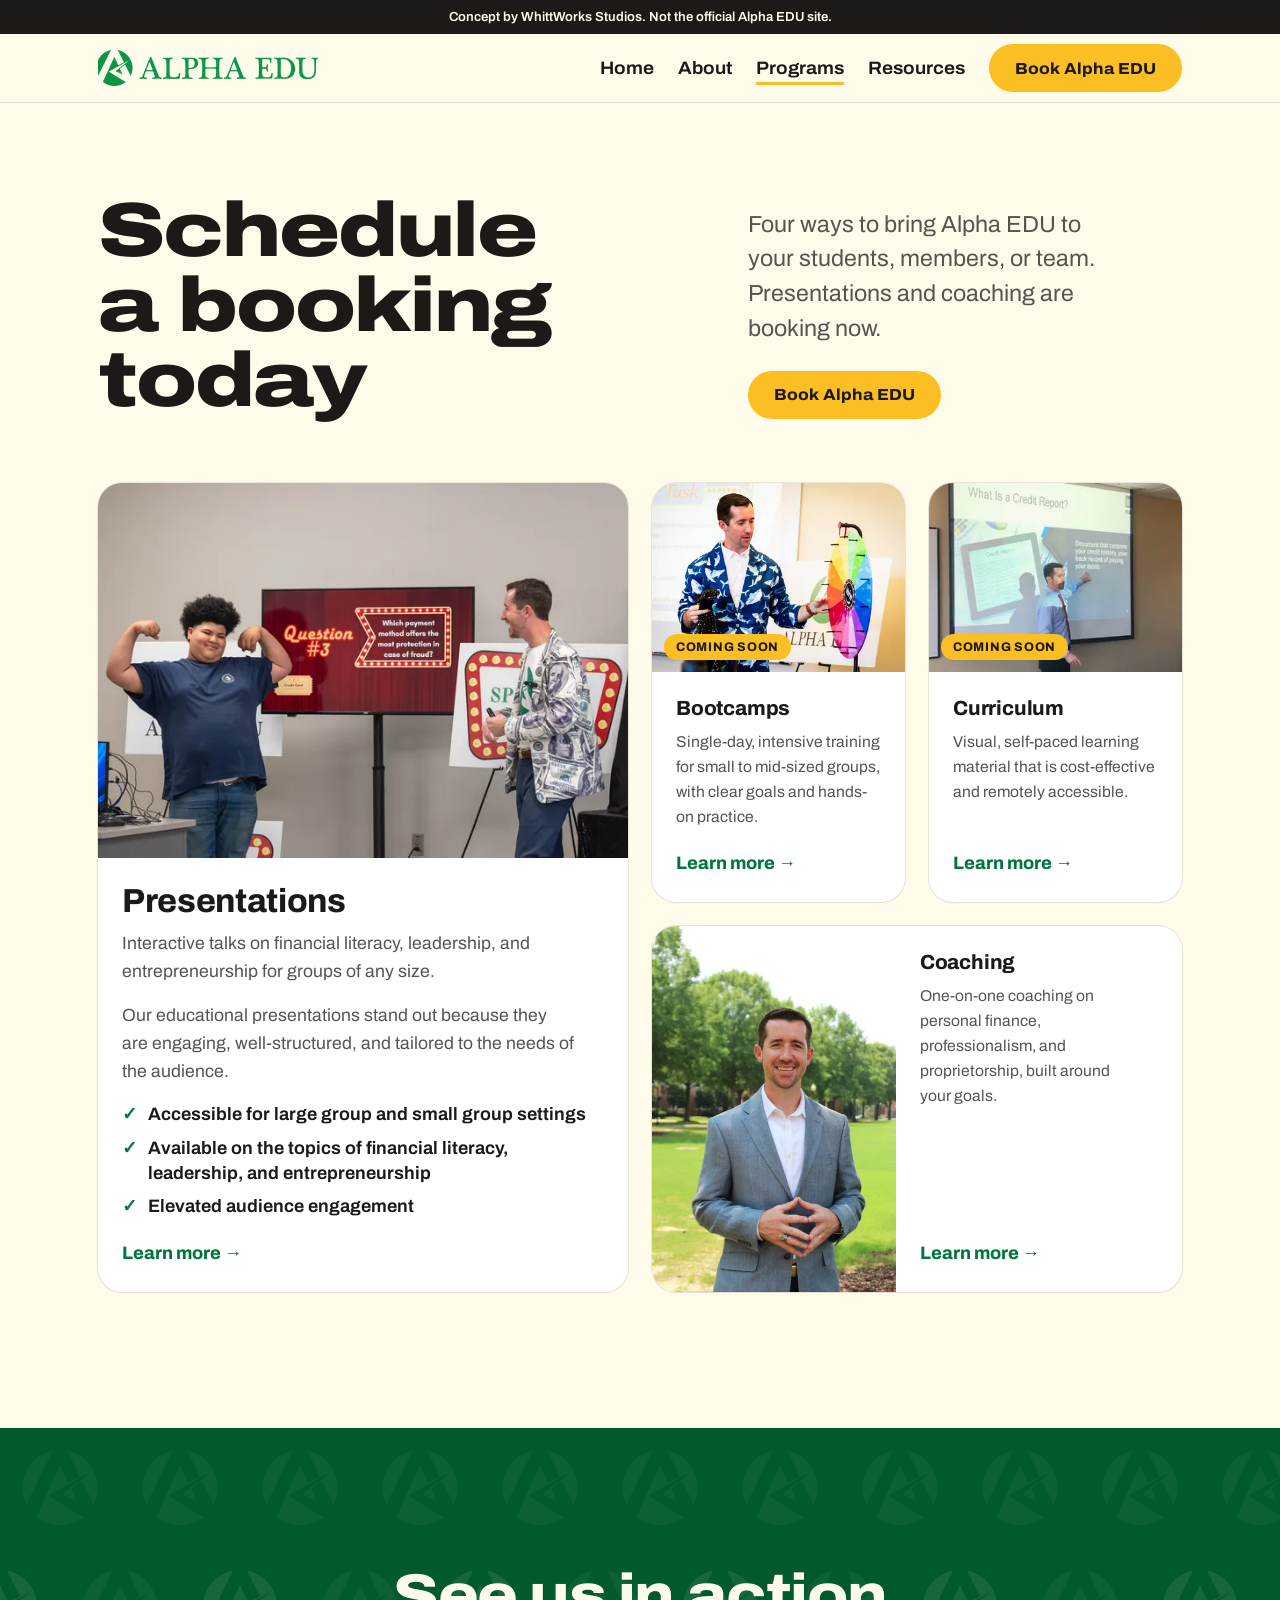
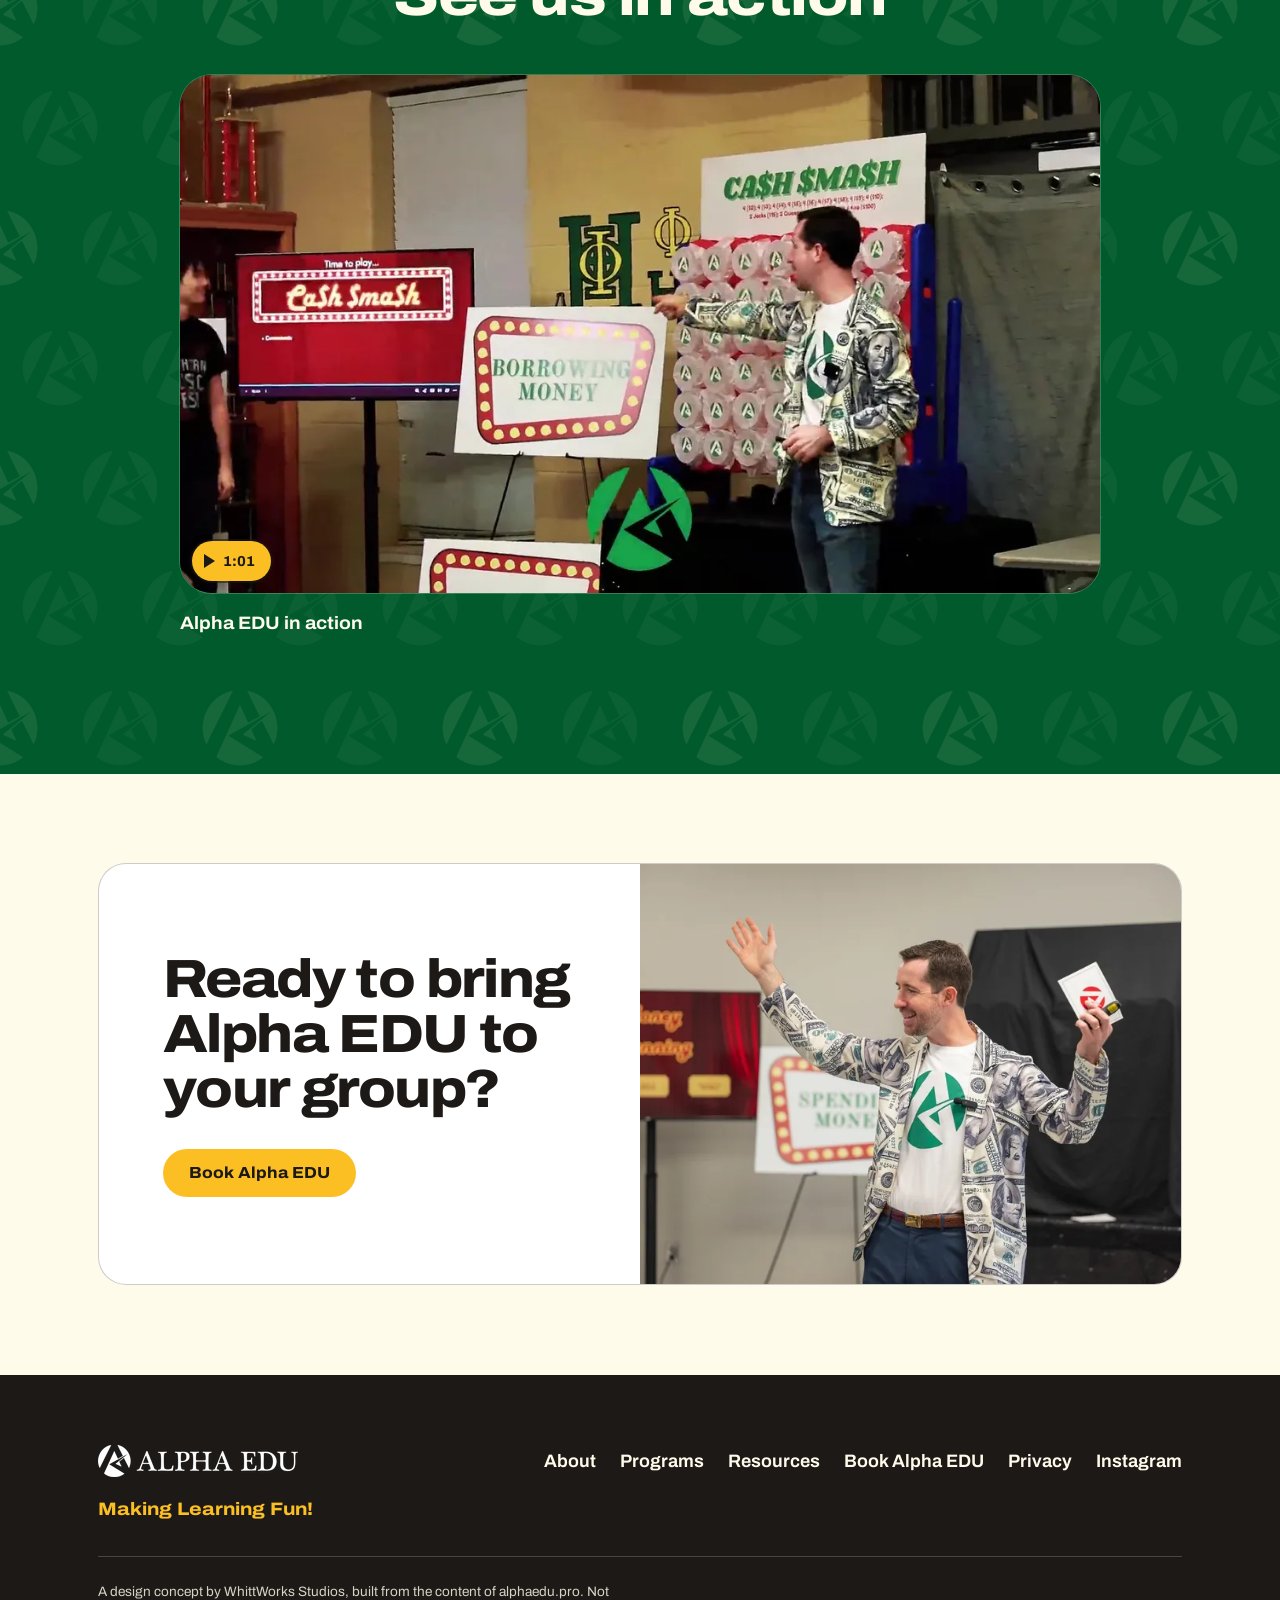
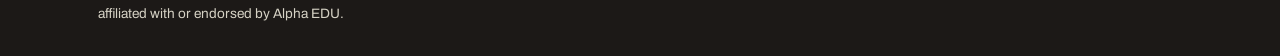
<file: programs/index.html>
<!DOCTYPE html><html lang="en"><head><meta charset="utf-8"><meta name="viewport" content="width=device-width, initial-scale=1"><title>Programs · Alpha EDU</title><meta name="description" content="Presentations, bootcamps, curriculum, and one-on-one coaching from Alpha EDU on personal finance, leadership, and entrepreneurship."><meta name="robots" content="noindex, nofollow"><meta property="og:type" content="website"><meta property="og:title" content="Programs · Alpha EDU"><meta property="og:description" content="Presentations, bootcamps, curriculum, and one-on-one coaching from Alpha EDU on personal finance, leadership, and entrepreneurship."><meta name="theme-color" content="#FFFBEB"><link rel="preload" href="/_astro/archivo-latin-wdth-normal.DY7AcnAa.woff2" as="font" type="font/woff2" crossorigin><link rel="icon" href="/favicon.ico" sizes="any"><link rel="icon" href="/favicon.png" type="image/png"><link rel="apple-touch-icon" href="/apple-touch-icon.png"><noscript><link rel="stylesheet" href="/nojs.css"></noscript><link rel="stylesheet" href="/_astro/BaseLayout.CxLzTIl0.css"><link rel="stylesheet" href="/_astro/PageHead.r1ago2JX.css"><link rel="stylesheet" href="/_astro/ProgramCards.CibA9Phk.css"><link rel="stylesheet" href="/_astro/ReelBand.DcJWdkli.css"><link rel="stylesheet" href="/_astro/index.oFbqRCDu.css"><link rel="stylesheet" href="/_astro/ClosingCta.DoUUiDYC.css"></head><body><a class="skip-link" href="#main">Skip to content</a><aside class="concept-bar" aria-label="About this site" data-concept-bar data-astro-cid-evp5m7jd><p data-astro-cid-evp5m7jd>Concept by WhittWorks Studios. Not the official Alpha EDU site.</p></aside><header class="site-header" data-astro-cid-fzpbxy5g><div class="shell bar" data-astro-cid-fzpbxy5g><a class="brand" href="/" aria-label="Alpha EDU home" data-astro-cid-fzpbxy5g><img src="/_astro/logo-wordmark-green.tgumS5Kz_Zc2O47.webp" srcset="/_astro/logo-wordmark-green.tgumS5Kz_Zc2O47.webp 220w, /_astro/logo-wordmark-green.tgumS5Kz_Z174LDh.webp 440w, /_astro/logo-wordmark-green.tgumS5Kz_ZJpOxQ.webp 660w" alt="Alpha EDU" sizes="(min-width: 960px) 220px, (min-width: 860px) 190px, 150px" loading="eager" data-astro-cid-fzpbxy5g="true" decoding="async" width="220" height="36"></a><nav class="nav-desktop" aria-label="Main" data-astro-cid-fzpbxy5g><a href="/" data-astro-cid-fzpbxy5g>Home</a><a href="/about/" data-astro-cid-fzpbxy5g>About</a><a href="/programs/" aria-current="page" data-astro-cid-fzpbxy5g>Programs</a><a href="/resources/" data-astro-cid-fzpbxy5g>Resources</a><a class="btn gold" href="/book/" data-astro-cid-fzpbxy5g>Book Alpha EDU</a></nav><div class="mobile-actions" data-astro-cid-fzpbxy5g><a class="btn gold book-pill" href="/book/" aria-label="Book Alpha EDU" data-book-pill data-astro-cid-fzpbxy5g>Book</a><details class="nav-mobile" data-astro-cid-fzpbxy5g><summary data-astro-cid-fzpbxy5g>Menu</summary><nav aria-label="Main, mobile" data-astro-cid-fzpbxy5g><a href="/" data-astro-cid-fzpbxy5g>Home</a><a href="/about/" data-astro-cid-fzpbxy5g>About</a><a href="/programs/" aria-current="page" data-astro-cid-fzpbxy5g>Programs</a><a href="/resources/" data-astro-cid-fzpbxy5g>Resources</a><a class="btn gold" href="/book/" data-astro-cid-fzpbxy5g>Book Alpha EDU</a></nav></details></div></div></header><main id="main"><section class="page-head" data-astro-cid-73dgtvns><div class="shell head-row" data-astro-cid-73dgtvns><div class="head-title" data-astro-cid-73dgtvns><h1 data-astro-cid-73dgtvns>Schedule a booking today</h1></div><div class="head-side" data-astro-cid-73dgtvns><p class="lede" data-astro-cid-73dgtvns>Four ways to bring Alpha EDU to your students, members, or team. Presentations and coaching are booking now.</p><div class="actions" data-astro-cid-hin3s3bt><a class="btn gold" href="/book/" data-astro-cid-hin3s3bt>Book Alpha EDU</a></div></div></div></section><section class="band grid-band" aria-label="All programs" data-astro-cid-hin3s3bt><div class="shell" data-astro-cid-hin3s3bt><ul class="program-cards bento" role="list" data-astro-cid-rvml4o2a><li class="rise" data-astro-cid-rvml4o2a><a class="card lift" href="/programs/presentations/" data-astro-cid-rvml4o2a><div class="photo card-photo" data-astro-cid-rvml4o2a><img src="/_astro/5d91175a-npritchett-amillerphotography-04-25-6474.C4RoLgUH_2rXsLS.webp" srcset="/_astro/5d91175a-npritchett-amillerphotography-04-25-6474.C4RoLgUH_ZlF3M1.webp 400w, /_astro/5d91175a-npritchett-amillerphotography-04-25-6474.C4RoLgUH_mkkWW.webp 640w, /_astro/5d91175a-npritchett-amillerphotography-04-25-6474.C4RoLgUH_Z1AIWvz.webp 900w, /_astro/5d91175a-npritchett-amillerphotography-04-25-6474.C4RoLgUH_Z8J5Lw.webp 1200w" alt="A student flexes after a question round while Preston hosts beside a marquee screen." sizes="(min-width: 1100px) 580px, (min-width: 640px) 45vw, 92vw" loading="eager" data-astro-cid-rvml4o2a="true" decoding="async" width="1500" height="1001" class="focus-right"></div><div class="card-body" data-astro-cid-rvml4o2a><h2 class="card-title" data-astro-cid-rvml4o2a="true">Presentations</h2><p data-astro-cid-rvml4o2a>Interactive talks on financial literacy, leadership, and entrepreneurship for groups of any size.</p><div class="lead-extra" data-astro-cid-rvml4o2a><p data-astro-cid-rvml4o2a>Our educational presentations stand out because they are engaging, well-structured, and tailored to the needs of the audience.</p><ul role="list" data-astro-cid-rvml4o2a><li data-astro-cid-rvml4o2a>Accessible for large group and small group settings</li><li data-astro-cid-rvml4o2a>Available on the topics of financial literacy, leadership, and entrepreneurship</li><li data-astro-cid-rvml4o2a>Elevated audience engagement</li></ul></div><span class="more" aria-hidden="true" data-astro-cid-rvml4o2a>Learn more</span></div></a></li><li class="rise" data-astro-cid-rvml4o2a><a class="card lift" href="/programs/bootcamps/" data-astro-cid-rvml4o2a><div class="photo card-photo" data-astro-cid-rvml4o2a><img src="/_astro/f61999de-alphaedustudentpres-52425-8-1.jeODRdut_1CwxtI.webp" srcset="/_astro/f61999de-alphaedustudentpres-52425-8-1.jeODRdut_ZYl2hx.webp 400w, /_astro/f61999de-alphaedustudentpres-52425-8-1.jeODRdut_1wjVWX.webp 640w, /_astro/f61999de-alphaedustudentpres-52425-8-1.jeODRdut_Z1GuYD6.webp 900w, /_astro/f61999de-alphaedustudentpres-52425-8-1.jeODRdut_Z1hXRmw.webp 1200w" alt="Preston in a shark-print jacket spins a prize wheel beside an Alpha EDU sign." sizes="(min-width: 1100px) 270px, (min-width: 640px) 45vw, 92vw" loading="eager" data-astro-cid-rvml4o2a="true" decoding="async" width="1500" height="1109" class="focus-top"><span class="badge" data-astro-cid-rvml4o2a>Coming soon</span></div><div class="card-body" data-astro-cid-rvml4o2a><h2 class="card-title" data-astro-cid-rvml4o2a="true">Bootcamps</h2><p data-astro-cid-rvml4o2a>Single-day, intensive training for small to mid-sized groups, with clear goals and hands-on practice.</p><span class="more" aria-hidden="true" data-astro-cid-rvml4o2a>Learn more</span></div></a></li><li class="rise" data-astro-cid-rvml4o2a><a class="card lift" href="/programs/curriculum/" data-astro-cid-rvml4o2a><div class="photo card-photo" data-astro-cid-rvml4o2a><img src="/_astro/9fa2772f-screenshot-2025-05-20-at-10-45-33-am.DmOjWuB-_14OWvg.webp" srcset="/_astro/9fa2772f-screenshot-2025-05-20-at-10-45-33-am.DmOjWuB-_mTRd9.webp 400w, /_astro/9fa2772f-screenshot-2025-05-20-at-10-45-33-am.DmOjWuB-_2vPgH7.webp 640w, /_astro/9fa2772f-screenshot-2025-05-20-at-10-45-33-am.DmOjWuB-_Z29Lvxr.webp 900w, /_astro/9fa2772f-screenshot-2025-05-20-at-10-45-33-am.DmOjWuB-_Z1ObxVw.webp 1200w" alt="Preston presents a slide titled “What is a Credit Report?”" sizes="(min-width: 1100px) 270px, (min-width: 640px) 45vw, 92vw" loading="eager" data-astro-cid-rvml4o2a="true" decoding="async" width="1342" height="755"><span class="badge" data-astro-cid-rvml4o2a>Coming soon</span></div><div class="card-body" data-astro-cid-rvml4o2a><h2 class="card-title" data-astro-cid-rvml4o2a="true">Curriculum</h2><p data-astro-cid-rvml4o2a>Visual, self-paced learning material that is cost-effective and remotely accessible.</p><span class="more" aria-hidden="true" data-astro-cid-rvml4o2a>Learn more</span></div></a></li><li class="rise" data-astro-cid-rvml4o2a><a class="card lift" href="/programs/coaching/" data-astro-cid-rvml4o2a><div class="photo card-photo" data-astro-cid-rvml4o2a><img src="/_astro/62734614-pritchett-profile-pic-1-2.CTt20tK5_Z1iBkOh.webp" srcset="/_astro/62734614-pritchett-profile-pic-1-2.CTt20tK5_2hh8UL.webp 400w, /_astro/62734614-pritchett-profile-pic-1-2.CTt20tK5_Z298Uq1.webp 640w, /_astro/62734614-pritchett-profile-pic-1-2.CTt20tK5_nPR3H.webp 900w, /_astro/62734614-pritchett-profile-pic-1-2.CTt20tK5_1u32II.webp 1200w" alt="Portrait of Preston Pritchett in a light suit jacket, outdoors." sizes="(min-width: 1100px) 270px, (min-width: 640px) 45vw, 92vw" loading="eager" data-astro-cid-rvml4o2a="true" decoding="async" width="1366" height="2048" class="focus-top"></div><div class="card-body" data-astro-cid-rvml4o2a><h2 class="card-title" data-astro-cid-rvml4o2a="true">Coaching</h2><p data-astro-cid-rvml4o2a>One-on-one coaching on personal finance, professionalism, and proprietorship, built around your goals.</p><span class="more" aria-hidden="true" data-astro-cid-rvml4o2a>Learn more</span></div></a></li></ul></div></section><section class="band dark reels" aria-labelledby="action-heading" data-astro-cid-qrdwjnu2><div class="shell" data-astro-cid-qrdwjnu2><div class="section-head reels-head center" data-astro-cid-qrdwjnu2><h2 id="action-heading" data-astro-cid-qrdwjnu2>See us in action</h2></div><div class="video-pair solo" data-astro-cid-qrdwjnu2><div class="reel-slot rise" data-astro-cid-qrdwjnu2><figure class="reel reel-main" data-astro-cid-qrdwjnu2><figure class="video shape-wide" data-video data-astro-cid-kdofrhet><a class="video-poster" href="/assets/video/7bef80dd.mp4" data-video-src="/assets/video/7bef80dd.mp4" data-video-poster="/_astro/7bef80dd-poster.Cxe6eZWl_WgX1u.webp" data-video-title="Alpha EDU in action" data-astro-cid-kdofrhet><img src="/_astro/7bef80dd-poster.Cxe6eZWl_Z27mFbW.webp" srcset="/_astro/7bef80dd-poster.Cxe6eZWl_ZrGmE9.webp 360w, /_astro/7bef80dd-poster.Cxe6eZWl_w67Gf.webp 540w, /_astro/7bef80dd-poster.Cxe6eZWl_1uSC2D.webp 720w, /_astro/7bef80dd-poster.Cxe6eZWl_Z1d7F16.webp 1080w, /_astro/7bef80dd-poster.Cxe6eZWl_1fBV5F.webp 1440w" alt sizes="(min-width: 1000px) 920px, 92vw" loading="lazy" data-astro-cid-kdofrhet="true" decoding="async" width="1920" height="1080"><span class="play" aria-hidden="true" data-astro-cid-kdofrhet><span class="tri" data-astro-cid-kdofrhet></span><span class="tnum" data-astro-cid-kdofrhet>1:01</span></span><span class="visually-hidden" data-astro-cid-kdofrhet>Play video: Alpha EDU in action (1:01)</span></a><p class="video-error" role="status" data-video-error data-astro-cid-kdofrhet></p></figure><figcaption data-astro-cid-qrdwjnu2>Alpha EDU in action</figcaption></figure></div></div></div></section><script type="module" src="/_astro/ReelBand.astro_astro_type_script_index_0_lang.D7bHEtxJ.js"></script><section class="band closing" aria-labelledby="closing-heading" data-astro-cid-prurgk2d><div class="shell" data-astro-cid-prurgk2d><div class="panel" data-astro-cid-prurgk2d><div class="copy" data-astro-cid-prurgk2d><h2 id="closing-heading" data-astro-cid-prurgk2d>Ready to bring Alpha EDU to your group?</h2><div class="actions" data-astro-cid-prurgk2d><a class="btn gold" href="/book/" data-astro-cid-prurgk2d>Book Alpha EDU</a></div></div><div class="photo closing-photo" data-wipe data-astro-cid-prurgk2d><img src="/_astro/94937171-npritchett-amillerphotography-04-25-6435.BZWPVZvU_Z13zbSy.webp" srcset="/_astro/94937171-npritchett-amillerphotography-04-25-6435.BZWPVZvU_Z25bUwz.webp 480w, /_astro/94937171-npritchett-amillerphotography-04-25-6435.BZWPVZvU_16opzz.webp 800w, /_astro/94937171-npritchett-amillerphotography-04-25-6435.BZWPVZvU_1pTnlX.webp 1200w, /_astro/94937171-npritchett-amillerphotography-04-25-6435.BZWPVZvU_Z13zbSy.webp 1500w" alt sizes="(min-width: 1180px) 590px, (min-width: 880px) 50vw, 92vw" loading="lazy" data-astro-cid-prurgk2d="true" decoding="async" width="1500" height="1001"><span class="photo-wipe" aria-hidden="true" data-astro-cid-prurgk2d></span></div></div></div></section></main><footer class="site-footer" data-astro-cid-nns7i3if><div class="shell foot-grid" data-astro-cid-nns7i3if><div class="foot-brand" data-astro-cid-nns7i3if><a href="/" aria-label="Alpha EDU home" data-astro-cid-nns7i3if><img src="/_astro/logo-wordmark-white.Dw9jNFjG_1Lsx3G.webp" srcset="/_astro/logo-wordmark-white.Dw9jNFjG_1Lsx3G.webp 200w, /_astro/logo-wordmark-white.Dw9jNFjG_zPqTI.webp 400w" alt="Alpha EDU" sizes="200px" data-astro-cid-nns7i3if="true" loading="lazy" decoding="async" width="200" height="32"></a><p class="tagline" data-astro-cid-nns7i3if>Making Learning Fun!</p></div><nav class="foot-links" aria-label="Footer" data-astro-cid-nns7i3if><a href="/about/" data-astro-cid-nns7i3if>About</a><a href="/programs/" data-astro-cid-nns7i3if>Programs</a><a href="/resources/" data-astro-cid-nns7i3if>Resources</a><a href="/book/" data-astro-cid-nns7i3if>Book Alpha EDU</a><a href="/privacy/" data-astro-cid-nns7i3if>Privacy</a><a href="https://instagram.com/alphaedu.pro" rel="noopener" target="_blank" data-astro-cid-nns7i3if>Instagram<span class="visually-hidden" data-astro-cid-nns7i3if> (opens in a new tab)</span></a></nav></div><div class="shell" data-astro-cid-nns7i3if><div class="foot-rule" data-astro-cid-nns7i3if><p class="foot-note" data-astro-cid-nns7i3if>A design concept by WhittWorks Studios, built from the content of alphaedu.pro. Not affiliated with or endorsed by Alpha EDU.</p></div></div></footer><script type="module" src="/_astro/BaseLayout.astro_astro_type_script_index_0_lang.MBF5zD7V.js"></script></body></html>
</file>
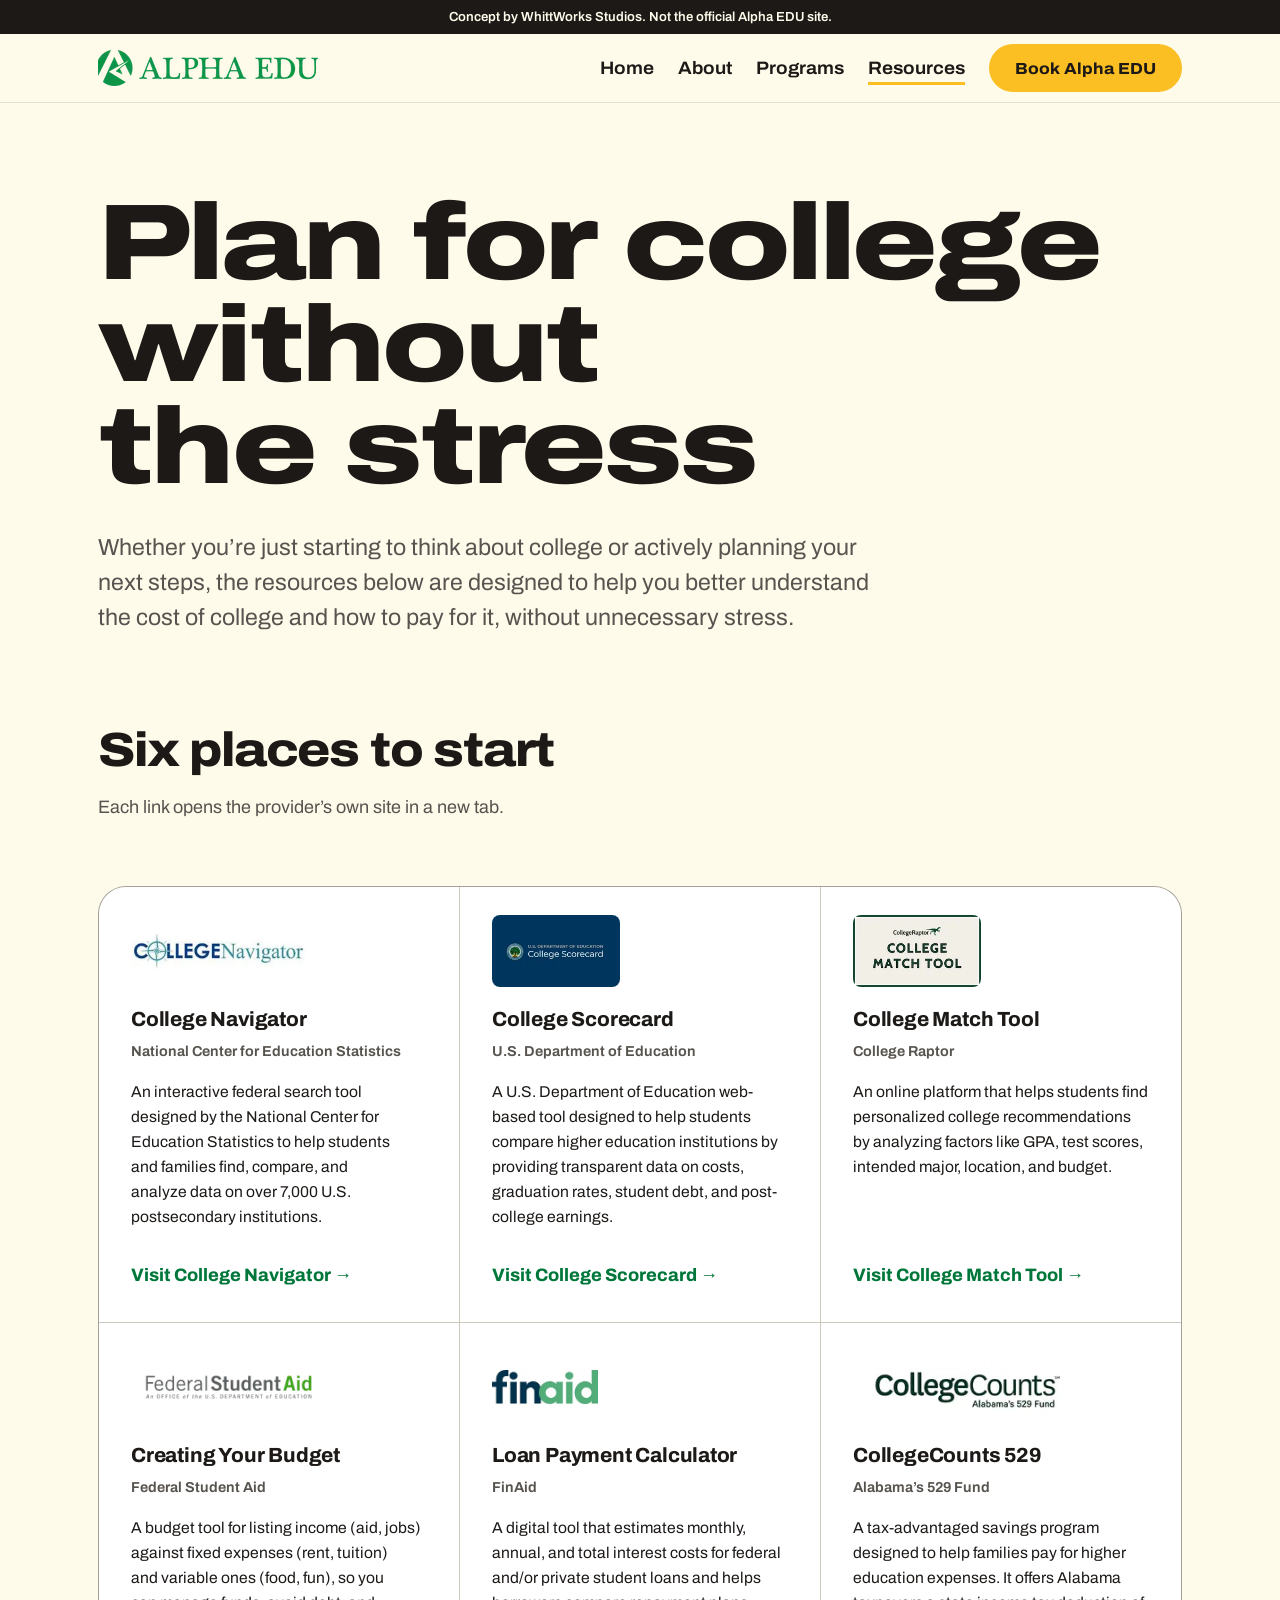
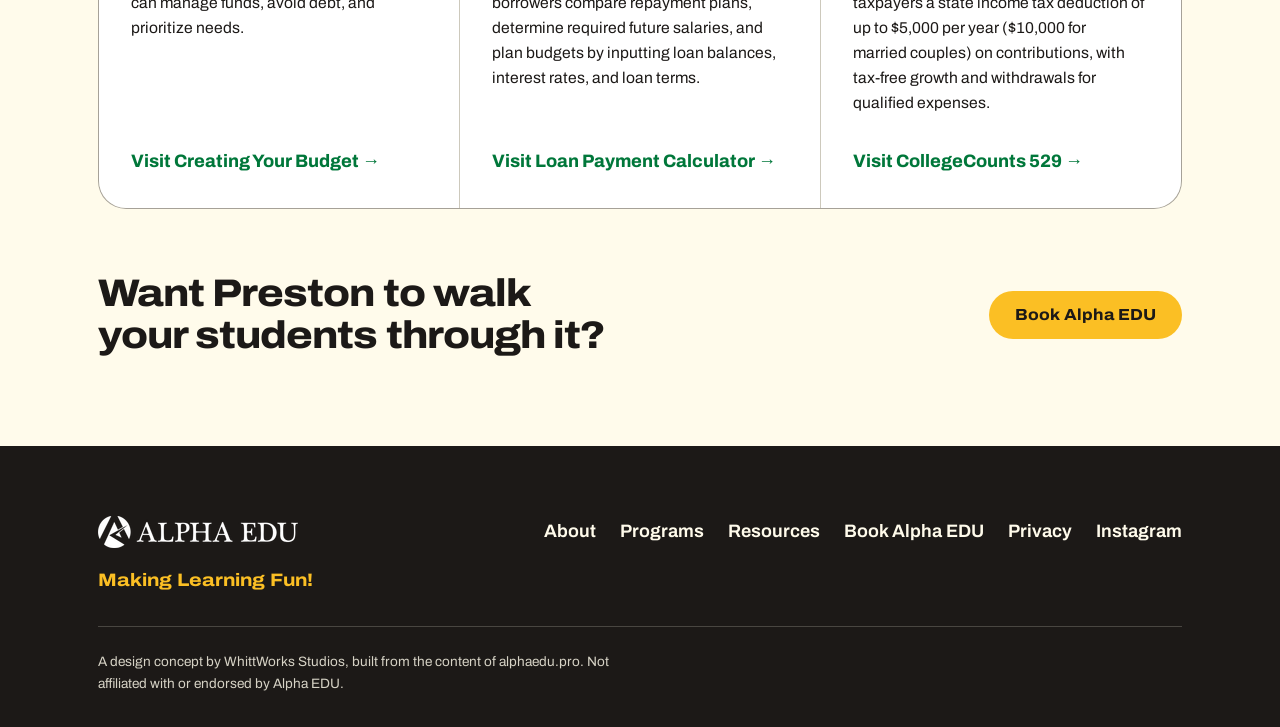
<file: resources/index.html>
<!DOCTYPE html><html lang="en"><head><meta charset="utf-8"><meta name="viewport" content="width=device-width, initial-scale=1"><title>Resources · Alpha EDU</title><meta name="description" content="Free tools from Alpha EDU’s resource list for understanding the cost of college and how to pay for it, from College Scorecard to Alabama’s 529 plan."><meta name="robots" content="noindex, nofollow"><meta property="og:type" content="website"><meta property="og:title" content="Resources · Alpha EDU"><meta property="og:description" content="Free tools from Alpha EDU’s resource list for understanding the cost of college and how to pay for it, from College Scorecard to Alabama’s 529 plan."><meta name="theme-color" content="#FFFBEB"><link rel="preload" href="/_astro/archivo-latin-wdth-normal.DY7AcnAa.woff2" as="font" type="font/woff2" crossorigin><link rel="icon" href="/favicon.ico" sizes="any"><link rel="icon" href="/favicon.png" type="image/png"><link rel="apple-touch-icon" href="/apple-touch-icon.png"><noscript><link rel="stylesheet" href="/nojs.css"></noscript><link rel="stylesheet" href="/_astro/BaseLayout.CxLzTIl0.css"><link rel="stylesheet" href="/_astro/PageHead.r1ago2JX.css"><link rel="stylesheet" href="/_astro/resources.Cj74Vqwi.css"></head><body><a class="skip-link" href="#main">Skip to content</a><aside class="concept-bar" aria-label="About this site" data-concept-bar data-astro-cid-evp5m7jd><p data-astro-cid-evp5m7jd>Concept by WhittWorks Studios. Not the official Alpha EDU site.</p></aside><header class="site-header" data-astro-cid-fzpbxy5g><div class="shell bar" data-astro-cid-fzpbxy5g><a class="brand" href="/" aria-label="Alpha EDU home" data-astro-cid-fzpbxy5g><img src="/_astro/logo-wordmark-green.tgumS5Kz_Zc2O47.webp" srcset="/_astro/logo-wordmark-green.tgumS5Kz_Zc2O47.webp 220w, /_astro/logo-wordmark-green.tgumS5Kz_Z174LDh.webp 440w, /_astro/logo-wordmark-green.tgumS5Kz_ZJpOxQ.webp 660w" alt="Alpha EDU" sizes="(min-width: 960px) 220px, (min-width: 860px) 190px, 150px" loading="eager" data-astro-cid-fzpbxy5g="true" decoding="async" width="220" height="36"></a><nav class="nav-desktop" aria-label="Main" data-astro-cid-fzpbxy5g><a href="/" data-astro-cid-fzpbxy5g>Home</a><a href="/about/" data-astro-cid-fzpbxy5g>About</a><a href="/programs/" data-astro-cid-fzpbxy5g>Programs</a><a href="/resources/" aria-current="page" data-astro-cid-fzpbxy5g>Resources</a><a class="btn gold" href="/book/" data-astro-cid-fzpbxy5g>Book Alpha EDU</a></nav><div class="mobile-actions" data-astro-cid-fzpbxy5g><a class="btn gold book-pill" href="/book/" aria-label="Book Alpha EDU" data-book-pill data-astro-cid-fzpbxy5g>Book</a><details class="nav-mobile" data-astro-cid-fzpbxy5g><summary data-astro-cid-fzpbxy5g>Menu</summary><nav aria-label="Main, mobile" data-astro-cid-fzpbxy5g><a href="/" data-astro-cid-fzpbxy5g>Home</a><a href="/about/" data-astro-cid-fzpbxy5g>About</a><a href="/programs/" data-astro-cid-fzpbxy5g>Programs</a><a href="/resources/" aria-current="page" data-astro-cid-fzpbxy5g>Resources</a><a class="btn gold" href="/book/" data-astro-cid-fzpbxy5g>Book Alpha EDU</a></nav></details></div></div></header><main id="main"><section class="page-head" data-astro-cid-73dgtvns><div class="shell head-row stacked" data-astro-cid-73dgtvns><div class="head-title" data-astro-cid-73dgtvns><h1 data-astro-cid-73dgtvns>Plan for college without the stress</h1></div><div class="head-side" data-astro-cid-73dgtvns><p class="lede" data-astro-cid-73dgtvns>Whether you’re just starting to think about college or actively planning your next steps, the resources below are designed to help you better understand the cost of college and how to pay for it, without unnecessary stress.</p></div></div></section><section class="band tools" aria-labelledby="tools-heading" data-astro-cid-tpj2ekvg><div class="shell" data-astro-cid-tpj2ekvg><div class="section-head" data-astro-cid-tpj2ekvg><h2 id="tools-heading" data-astro-cid-tpj2ekvg>Six places to start</h2><p class="muted" data-astro-cid-tpj2ekvg>Each link opens the provider’s own site in a new tab.</p></div><ul class="resources" role="list" data-astro-cid-tpj2ekvg><li class="rise" data-astro-cid-tpj2ekvg><article class="resource" data-astro-cid-tpj2ekvg><div class="logo wordmark" data-astro-cid-tpj2ekvg><img src="/_astro/2cfd7a57-college-navigator-logo.D2NIjKDF_1zpqiv.webp" srcset="/_astro/2cfd7a57-college-navigator-logo.D2NIjKDF_1zVRYF.webp 240w, /_astro/2cfd7a57-college-navigator-logo.D2NIjKDF_1zpqiv.webp 366w" alt sizes="220px" loading="lazy" data-astro-cid-tpj2ekvg="true" decoding="async" width="366" height="84"></div><div class="body" data-astro-cid-tpj2ekvg><h3 data-astro-cid-tpj2ekvg><a class="cover" href="https://nces.ed.gov/collegenavigator/" target="_blank" rel="noopener" data-resource-link data-astro-cid-tpj2ekvg>College Navigator<span class="visually-hidden" data-astro-cid-tpj2ekvg> (opens in a new tab)</span></a></h3><p class="provider" data-astro-cid-tpj2ekvg>National Center for Education Statistics</p><p class="desc" data-astro-cid-tpj2ekvg>An interactive federal search tool designed by the National Center for Education Statistics to help students and families find, compare, and analyze data on over 7,000 U.S. postsecondary institutions.</p><span class="more" aria-hidden="true" data-astro-cid-tpj2ekvg>Visit College Navigator</span></div></article></li><li class="rise" data-astro-cid-tpj2ekvg><article class="resource" data-astro-cid-tpj2ekvg><div class="logo boxed" data-astro-cid-tpj2ekvg><img src="/_astro/8a6d3b74-college-scorecard-logo.CTCHoQyk_tQ5eb.webp" srcset="/_astro/8a6d3b74-college-scorecard-logo.CTCHoQyk_Zb5hWk.webp 240w, /_astro/8a6d3b74-college-scorecard-logo.CTCHoQyk_SefqK.webp 480w, /_astro/8a6d3b74-college-scorecard-logo.CTCHoQyk_18L9dM.webp 720w" alt sizes="130px" loading="lazy" data-astro-cid-tpj2ekvg="true" decoding="async" width="1200" height="675"></div><div class="body" data-astro-cid-tpj2ekvg><h3 data-astro-cid-tpj2ekvg><a class="cover" href="https://collegescorecard.ed.gov/" target="_blank" rel="noopener" data-resource-link data-astro-cid-tpj2ekvg>College Scorecard<span class="visually-hidden" data-astro-cid-tpj2ekvg> (opens in a new tab)</span></a></h3><p class="provider" data-astro-cid-tpj2ekvg>U.S. Department of Education</p><p class="desc" data-astro-cid-tpj2ekvg>A U.S. Department of Education web-based tool designed to help students compare higher education institutions by providing transparent data on costs, graduation rates, student debt, and post-college earnings.</p><span class="more" aria-hidden="true" data-astro-cid-tpj2ekvg>Visit College Scorecard</span></div></article></li><li class="rise" data-astro-cid-tpj2ekvg><article class="resource" data-astro-cid-tpj2ekvg><div class="logo boxed" data-astro-cid-tpj2ekvg><img src="/_astro/50ab90bf-college-match-logo.DPqpeEIx_1FgrPC.webp" srcset="/_astro/50ab90bf-college-match-logo.DPqpeEIx_WWKY7.webp 240w, /_astro/50ab90bf-college-match-logo.DPqpeEIx_Z1RkpwC.webp 480w, /_astro/50ab90bf-college-match-logo.DPqpeEIx_1v5udu.webp 720w" alt sizes="130px" loading="lazy" data-astro-cid-tpj2ekvg="true" decoding="async" width="1280" height="720"></div><div class="body" data-astro-cid-tpj2ekvg><h3 data-astro-cid-tpj2ekvg><a class="cover" href="https://www.collegeraptor.com/college-search/" target="_blank" rel="noopener" data-resource-link data-astro-cid-tpj2ekvg>College Match Tool<span class="visually-hidden" data-astro-cid-tpj2ekvg> (opens in a new tab)</span></a></h3><p class="provider" data-astro-cid-tpj2ekvg>College Raptor</p><p class="desc" data-astro-cid-tpj2ekvg>An online platform that helps students find personalized college recommendations by analyzing factors like GPA, test scores, intended major, location, and budget.</p><span class="more" aria-hidden="true" data-astro-cid-tpj2ekvg>Visit College Match Tool</span></div></article></li><li class="rise" data-astro-cid-tpj2ekvg><article class="resource" data-astro-cid-tpj2ekvg><div class="logo wordmark large" data-astro-cid-tpj2ekvg><img src="/_astro/0c6248aa-federal-student-aid-logo.WYAE1Hz3_Z7yhDG.webp" srcset="/_astro/0c6248aa-federal-student-aid-logo.WYAE1Hz3_eebix.webp 240w, /_astro/0c6248aa-federal-student-aid-logo.WYAE1Hz3_Z1taMKA.webp 480w, /_astro/0c6248aa-federal-student-aid-logo.WYAE1Hz3_TKx2S.webp 720w" alt sizes="220px" loading="lazy" data-astro-cid-tpj2ekvg="true" decoding="async" width="1019" height="273"></div><div class="body" data-astro-cid-tpj2ekvg><h3 data-astro-cid-tpj2ekvg><a class="cover" href="https://studentaid.gov/resources/prepare-for-college/students/budgeting/creating-your-budget" target="_blank" rel="noopener" data-resource-link data-astro-cid-tpj2ekvg>Creating Your Budget<span class="visually-hidden" data-astro-cid-tpj2ekvg> (opens in a new tab)</span></a></h3><p class="provider" data-astro-cid-tpj2ekvg>Federal Student Aid</p><p class="desc" data-astro-cid-tpj2ekvg>A budget tool for listing income (aid, jobs) against fixed expenses (rent, tuition) and variable ones (food, fun), so you can manage funds, avoid debt, and prioritize needs.</p><span class="more" aria-hidden="true" data-astro-cid-tpj2ekvg>Visit Creating Your Budget</span></div></article></li><li class="rise" data-astro-cid-tpj2ekvg><article class="resource" data-astro-cid-tpj2ekvg><div class="logo wordmark small" data-astro-cid-tpj2ekvg><img src="/_astro/14d96802-fin-aid-logo.BQk_tkrQ_I0ihm.webp" srcset="/_astro/14d96802-fin-aid-logo.BQk_tkrQ_yYzi2.webp 240w, /_astro/14d96802-fin-aid-logo.BQk_tkrQ_I0ihm.webp 396w" alt sizes="220px" loading="lazy" data-astro-cid-tpj2ekvg="true" decoding="async" width="396" height="127"></div><div class="body" data-astro-cid-tpj2ekvg><h3 data-astro-cid-tpj2ekvg><a class="cover" href="https://finaid.org/calculators/loanpayments/" target="_blank" rel="noopener" data-resource-link data-astro-cid-tpj2ekvg>Loan Payment Calculator<span class="visually-hidden" data-astro-cid-tpj2ekvg> (opens in a new tab)</span></a></h3><p class="provider" data-astro-cid-tpj2ekvg>FinAid</p><p class="desc" data-astro-cid-tpj2ekvg>A digital tool that estimates monthly, annual, and total interest costs for federal and/or private student loans and helps borrowers compare repayment plans, determine required future salaries, and plan budgets by inputting loan balances, interest rates, and loan terms.</p><span class="more" aria-hidden="true" data-astro-cid-tpj2ekvg>Visit Loan Payment Calculator</span></div></article></li><li class="rise" data-astro-cid-tpj2ekvg><article class="resource" data-astro-cid-tpj2ekvg><div class="logo wordmark large" data-astro-cid-tpj2ekvg><img src="/_astro/8c4600f3-college-counts-logo.C33fY0k0_ZGmRKo.webp" srcset="/_astro/8c4600f3-college-counts-logo.C33fY0k0_Z2bH867.webp 240w, /_astro/8c4600f3-college-counts-logo.C33fY0k0_ZGmRKo.webp 458w" alt sizes="220px" loading="lazy" data-astro-cid-tpj2ekvg="true" decoding="async" width="458" height="110"></div><div class="body" data-astro-cid-tpj2ekvg><h3 data-astro-cid-tpj2ekvg><a class="cover" href="https://collegecounts529.com/" target="_blank" rel="noopener" data-resource-link data-astro-cid-tpj2ekvg>CollegeCounts 529<span class="visually-hidden" data-astro-cid-tpj2ekvg> (opens in a new tab)</span></a></h3><p class="provider" data-astro-cid-tpj2ekvg>Alabama’s 529 Fund</p><p class="desc" data-astro-cid-tpj2ekvg>A tax-advantaged savings program designed to help families pay for higher education expenses. It offers Alabama taxpayers a state income tax deduction of up to <span class="tnum" data-astro-cid-tpj2ekvg>$5,000</span> per year (<span class="tnum" data-astro-cid-tpj2ekvg>$10,000</span> for married couples) on contributions, with tax-free growth and withdrawals for qualified expenses.</p><span class="more" aria-hidden="true" data-astro-cid-tpj2ekvg>Visit CollegeCounts 529</span></div></article></li></ul></div></section><section class="ask" aria-labelledby="ask-heading" data-astro-cid-tpj2ekvg><div class="shell ask-row" data-astro-cid-tpj2ekvg><h2 id="ask-heading" data-astro-cid-tpj2ekvg>Want Preston to walk your students through it?</h2><a class="btn gold" href="/book/" data-astro-cid-tpj2ekvg>Book Alpha EDU</a></div></section></main><footer class="site-footer" data-astro-cid-nns7i3if><div class="shell foot-grid" data-astro-cid-nns7i3if><div class="foot-brand" data-astro-cid-nns7i3if><a href="/" aria-label="Alpha EDU home" data-astro-cid-nns7i3if><img src="/_astro/logo-wordmark-white.Dw9jNFjG_1Lsx3G.webp" srcset="/_astro/logo-wordmark-white.Dw9jNFjG_1Lsx3G.webp 200w, /_astro/logo-wordmark-white.Dw9jNFjG_zPqTI.webp 400w" alt="Alpha EDU" sizes="200px" data-astro-cid-nns7i3if="true" loading="lazy" decoding="async" width="200" height="32"></a><p class="tagline" data-astro-cid-nns7i3if>Making Learning Fun!</p></div><nav class="foot-links" aria-label="Footer" data-astro-cid-nns7i3if><a href="/about/" data-astro-cid-nns7i3if>About</a><a href="/programs/" data-astro-cid-nns7i3if>Programs</a><a href="/resources/" data-astro-cid-nns7i3if>Resources</a><a href="/book/" data-astro-cid-nns7i3if>Book Alpha EDU</a><a href="/privacy/" data-astro-cid-nns7i3if>Privacy</a><a href="https://instagram.com/alphaedu.pro" rel="noopener" target="_blank" data-astro-cid-nns7i3if>Instagram<span class="visually-hidden" data-astro-cid-nns7i3if> (opens in a new tab)</span></a></nav></div><div class="shell" data-astro-cid-nns7i3if><div class="foot-rule" data-astro-cid-nns7i3if><p class="foot-note" data-astro-cid-nns7i3if>A design concept by WhittWorks Studios, built from the content of alphaedu.pro. Not affiliated with or endorsed by Alpha EDU.</p></div></div></footer><script type="module" src="/_astro/BaseLayout.astro_astro_type_script_index_0_lang.MBF5zD7V.js"></script></body></html>
</file>
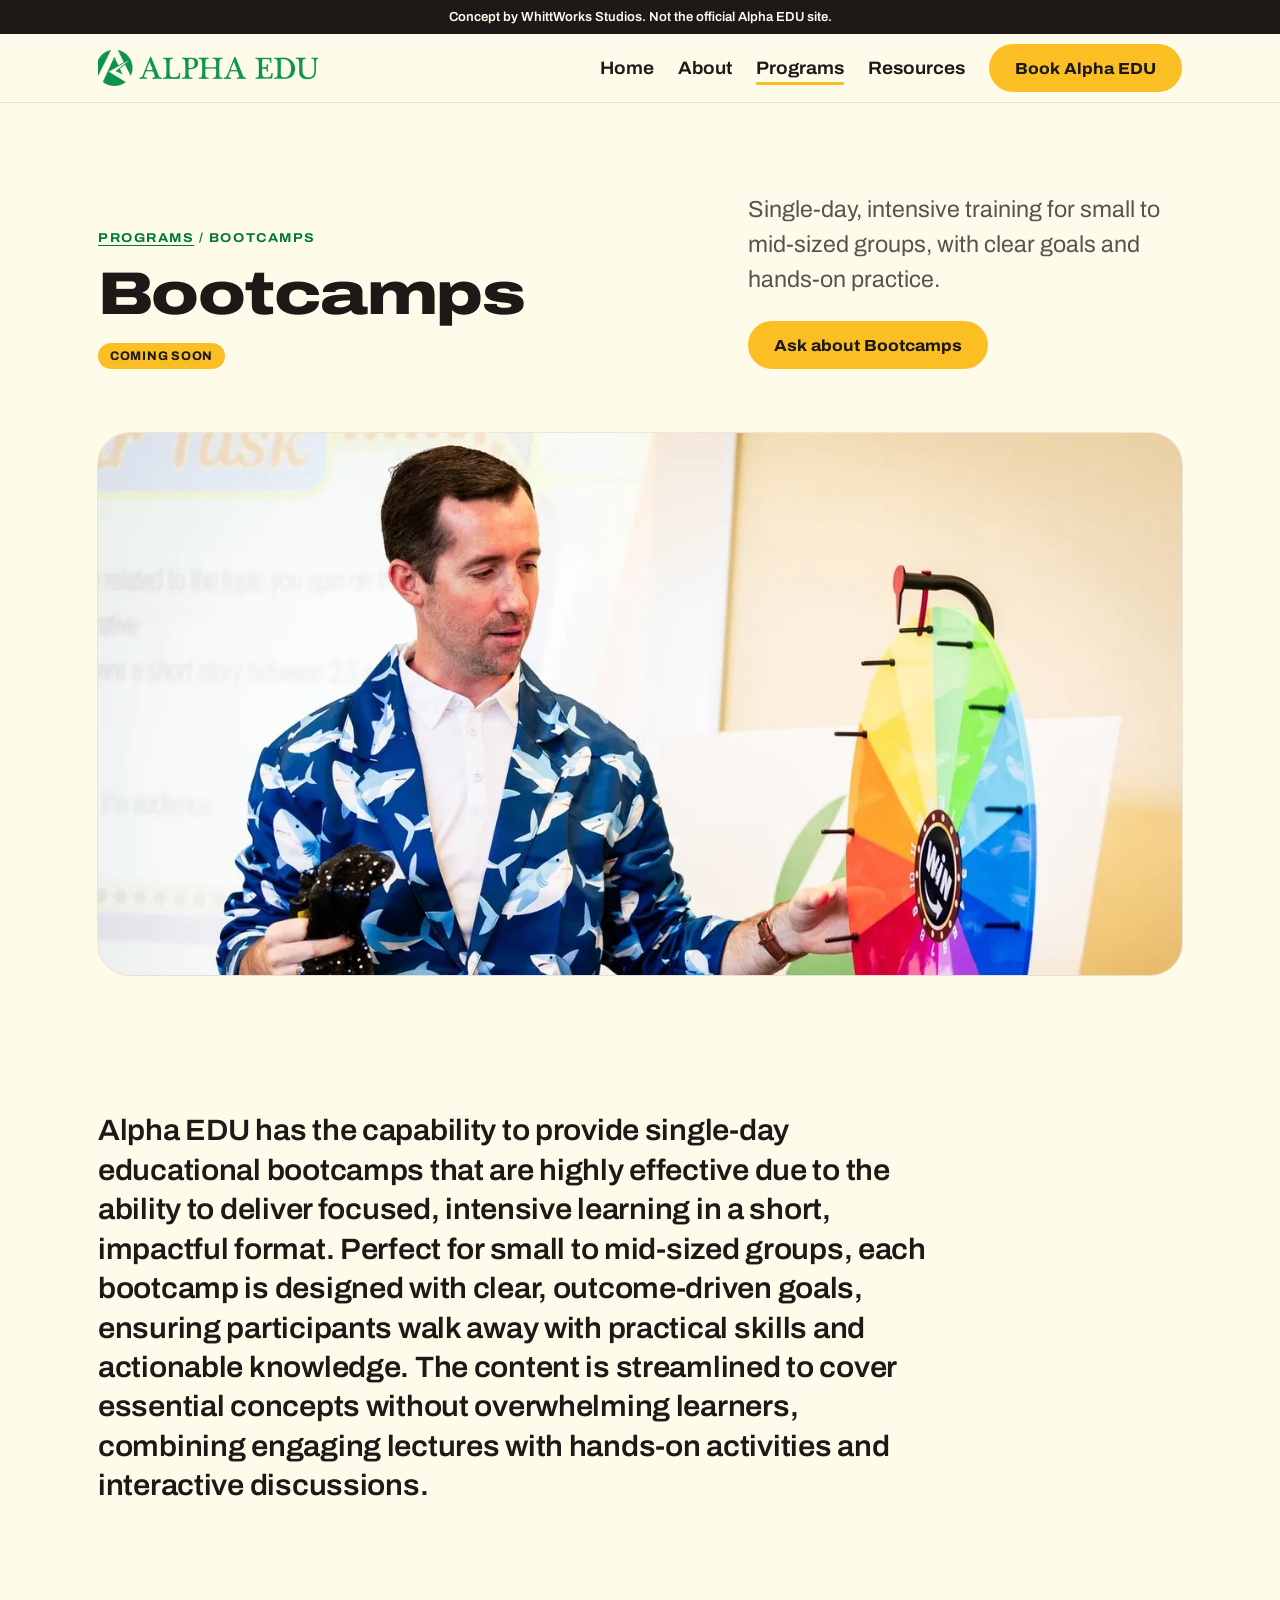
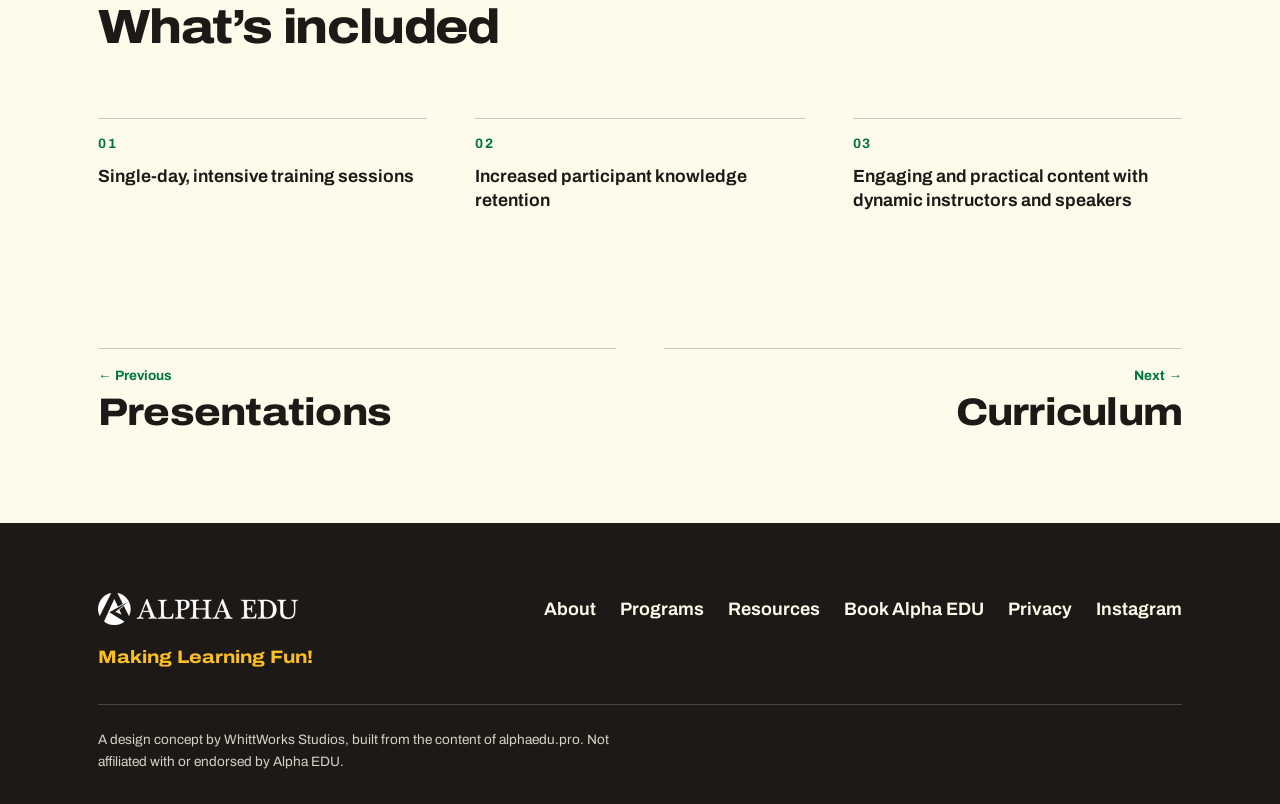
<file: programs/bootcamps/index.html>
<!DOCTYPE html><html lang="en"><head><meta charset="utf-8"><meta name="viewport" content="width=device-width, initial-scale=1"><title>Bootcamps · Alpha EDU</title><meta name="description" content="Bootcamps from Alpha EDU: Single-day, intensive training for small to mid-sized groups, with clear goals and hands-on practice."><meta name="robots" content="noindex, nofollow"><meta property="og:type" content="website"><meta property="og:title" content="Bootcamps · Alpha EDU"><meta property="og:description" content="Bootcamps from Alpha EDU: Single-day, intensive training for small to mid-sized groups, with clear goals and hands-on practice."><meta name="theme-color" content="#FFFBEB"><link rel="preload" href="/_astro/archivo-latin-wdth-normal.DY7AcnAa.woff2" as="font" type="font/woff2" crossorigin><link rel="icon" href="/favicon.ico" sizes="any"><link rel="icon" href="/favicon.png" type="image/png"><link rel="apple-touch-icon" href="/apple-touch-icon.png"><noscript><link rel="stylesheet" href="/nojs.css"></noscript><link rel="stylesheet" href="/_astro/BaseLayout.CxLzTIl0.css"><link rel="stylesheet" href="/_astro/PageHead.r1ago2JX.css"><link rel="stylesheet" href="/_astro/_slug_.Bsb36Weu.css"><link rel="stylesheet" href="/_astro/ClosingCta.DoUUiDYC.css"></head><body><a class="skip-link" href="#main">Skip to content</a><aside class="concept-bar" aria-label="About this site" data-concept-bar data-astro-cid-evp5m7jd><p data-astro-cid-evp5m7jd>Concept by WhittWorks Studios. Not the official Alpha EDU site.</p></aside><header class="site-header" data-astro-cid-fzpbxy5g><div class="shell bar" data-astro-cid-fzpbxy5g><a class="brand" href="/" aria-label="Alpha EDU home" data-astro-cid-fzpbxy5g><img src="/_astro/logo-wordmark-green.tgumS5Kz_Zc2O47.webp" srcset="/_astro/logo-wordmark-green.tgumS5Kz_Zc2O47.webp 220w, /_astro/logo-wordmark-green.tgumS5Kz_Z174LDh.webp 440w, /_astro/logo-wordmark-green.tgumS5Kz_ZJpOxQ.webp 660w" alt="Alpha EDU" sizes="(min-width: 960px) 220px, (min-width: 860px) 190px, 150px" loading="eager" data-astro-cid-fzpbxy5g="true" decoding="async" width="220" height="36"></a><nav class="nav-desktop" aria-label="Main" data-astro-cid-fzpbxy5g><a href="/" data-astro-cid-fzpbxy5g>Home</a><a href="/about/" data-astro-cid-fzpbxy5g>About</a><a href="/programs/" aria-current="page" data-astro-cid-fzpbxy5g>Programs</a><a href="/resources/" data-astro-cid-fzpbxy5g>Resources</a><a class="btn gold" href="/book/" data-astro-cid-fzpbxy5g>Book Alpha EDU</a></nav><div class="mobile-actions" data-astro-cid-fzpbxy5g><a class="btn gold book-pill" href="/book/" aria-label="Book Alpha EDU" data-book-pill data-astro-cid-fzpbxy5g>Book</a><details class="nav-mobile" data-astro-cid-fzpbxy5g><summary data-astro-cid-fzpbxy5g>Menu</summary><nav aria-label="Main, mobile" data-astro-cid-fzpbxy5g><a href="/" data-astro-cid-fzpbxy5g>Home</a><a href="/about/" data-astro-cid-fzpbxy5g>About</a><a href="/programs/" aria-current="page" data-astro-cid-fzpbxy5g>Programs</a><a href="/resources/" data-astro-cid-fzpbxy5g>Resources</a><a class="btn gold" href="/book/" data-astro-cid-fzpbxy5g>Book Alpha EDU</a></nav></details></div></div></header><main id="main"><section class="page-head" data-astro-cid-73dgtvns><div class="shell head-row compact" data-astro-cid-73dgtvns><div class="head-title" data-astro-cid-73dgtvns><p class="eyebrow" data-astro-cid-73dgtvns><a href="/programs/" data-astro-cid-73dgtvns>Programs</a> <span aria-hidden="true" data-astro-cid-73dgtvns>/</span> Bootcamps</p><h1 data-astro-cid-73dgtvns>Bootcamps</h1><p data-astro-cid-73dgtvns><span class="badge" data-badge data-astro-cid-73dgtvns>Coming soon</span></p></div><div class="head-side" data-astro-cid-73dgtvns><p class="lede" data-astro-cid-73dgtvns>Single-day, intensive training for small to mid-sized groups, with clear goals and hands-on practice.</p><div class="actions" data-astro-cid-xiwavarn><a class="btn gold" href="/book/" data-astro-cid-xiwavarn>Ask about Bootcamps</a></div></div></div><div class="shell" data-astro-cid-73dgtvns><div class="photo head-photo" data-astro-cid-73dgtvns><img src="/_astro/f61999de-alphaedustudentpres-52425-8-1.jeODRdut_1CwxtI.webp" srcset="/_astro/f61999de-alphaedustudentpres-52425-8-1.jeODRdut_1wjVWX.webp 640w, /_astro/f61999de-alphaedustudentpres-52425-8-1.jeODRdut_23hEqB.webp 960w, /_astro/f61999de-alphaedustudentpres-52425-8-1.jeODRdut_1FNqcz.webp 1280w, /_astro/f61999de-alphaedustudentpres-52425-8-1.jeODRdut_1CwxtI.webp 1500w" alt="Preston in a shark-print jacket spins a prize wheel beside an Alpha EDU sign." sizes="(min-width: 1180px) 1084px, 92vw" loading="eager" fetchpriority="high" data-astro-cid-73dgtvns="true" decoding="async" width="1500" height="1109" class="focus-top"></div></div></section><section class="band" aria-labelledby="included-heading" data-astro-cid-xiwavarn><div class="shell detail" data-astro-cid-xiwavarn><div class="intro" data-astro-cid-xiwavarn><p class="statement rise" data-letters data-astro-cid-xiwavarn>Alpha EDU has the capability to provide single-day educational bootcamps that are highly effective due to the ability to deliver focused, intensive learning in a short, impactful format. Perfect for small to mid-sized groups, each bootcamp is designed with clear, outcome-driven goals, ensuring participants walk away with practical skills and actionable knowledge. The content is streamlined to cover essential concepts without overwhelming learners, combining engaging lectures with hands-on activities and interactive discussions.</p></div><div class="included" data-astro-cid-xiwavarn><div class="section-head" data-astro-cid-xiwavarn><h2 id="included-heading" data-astro-cid-xiwavarn>What’s included</h2></div><ul class="numbered" role="list" data-astro-cid-xiwavarn><li class="rise" data-astro-cid-xiwavarn>Single-day, intensive training sessions</li><li class="rise" data-astro-cid-xiwavarn>Increased participant knowledge retention</li><li class="rise" data-astro-cid-xiwavarn>Engaging and practical content with dynamic instructors and speakers</li></ul></div></div></section><nav class="band program-nav" aria-label="Other programs" data-astro-cid-xiwavarn><div class="shell pn" data-astro-cid-xiwavarn><a class="pn-link prev" href="/programs/presentations/" rel="prev" data-astro-cid-xiwavarn><span class="pn-dir" data-astro-cid-xiwavarn>Previous</span><span class="pn-title" data-astro-cid-xiwavarn>Presentations</span></a><a class="pn-link next" href="/programs/curriculum/" rel="next" data-astro-cid-xiwavarn><span class="pn-dir" data-astro-cid-xiwavarn>Next</span><span class="pn-title" data-astro-cid-xiwavarn>Curriculum</span></a></div></nav></main><footer class="site-footer" data-astro-cid-nns7i3if><div class="shell foot-grid" data-astro-cid-nns7i3if><div class="foot-brand" data-astro-cid-nns7i3if><a href="/" aria-label="Alpha EDU home" data-astro-cid-nns7i3if><img src="/_astro/logo-wordmark-white.Dw9jNFjG_1Lsx3G.webp" srcset="/_astro/logo-wordmark-white.Dw9jNFjG_1Lsx3G.webp 200w, /_astro/logo-wordmark-white.Dw9jNFjG_zPqTI.webp 400w" alt="Alpha EDU" sizes="200px" data-astro-cid-nns7i3if="true" loading="lazy" decoding="async" width="200" height="32"></a><p class="tagline" data-astro-cid-nns7i3if>Making Learning Fun!</p></div><nav class="foot-links" aria-label="Footer" data-astro-cid-nns7i3if><a href="/about/" data-astro-cid-nns7i3if>About</a><a href="/programs/" data-astro-cid-nns7i3if>Programs</a><a href="/resources/" data-astro-cid-nns7i3if>Resources</a><a href="/book/" data-astro-cid-nns7i3if>Book Alpha EDU</a><a href="/privacy/" data-astro-cid-nns7i3if>Privacy</a><a href="https://instagram.com/alphaedu.pro" rel="noopener" target="_blank" data-astro-cid-nns7i3if>Instagram<span class="visually-hidden" data-astro-cid-nns7i3if> (opens in a new tab)</span></a></nav></div><div class="shell" data-astro-cid-nns7i3if><div class="foot-rule" data-astro-cid-nns7i3if><p class="foot-note" data-astro-cid-nns7i3if>A design concept by WhittWorks Studios, built from the content of alphaedu.pro. Not affiliated with or endorsed by Alpha EDU.</p></div></div></footer><script type="module" src="/_astro/BaseLayout.astro_astro_type_script_index_0_lang.MBF5zD7V.js"></script></body></html>
</file>
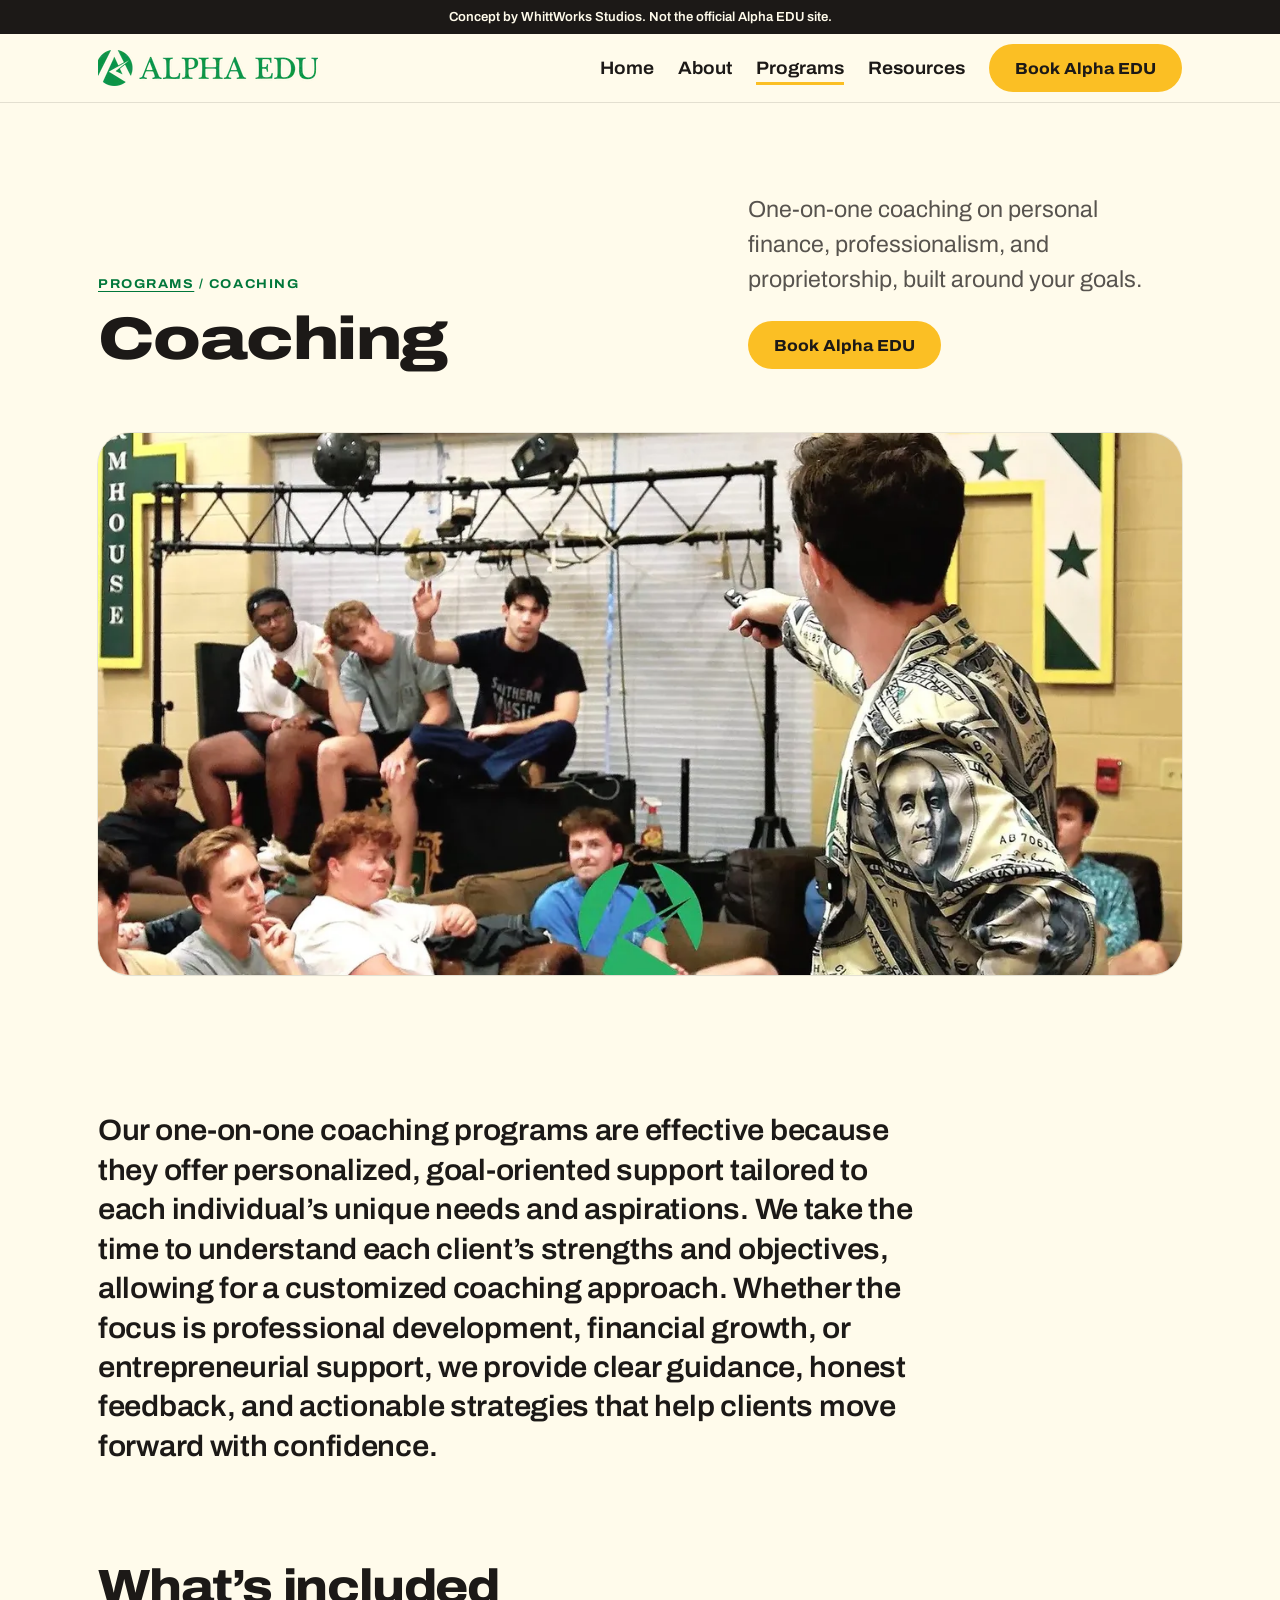
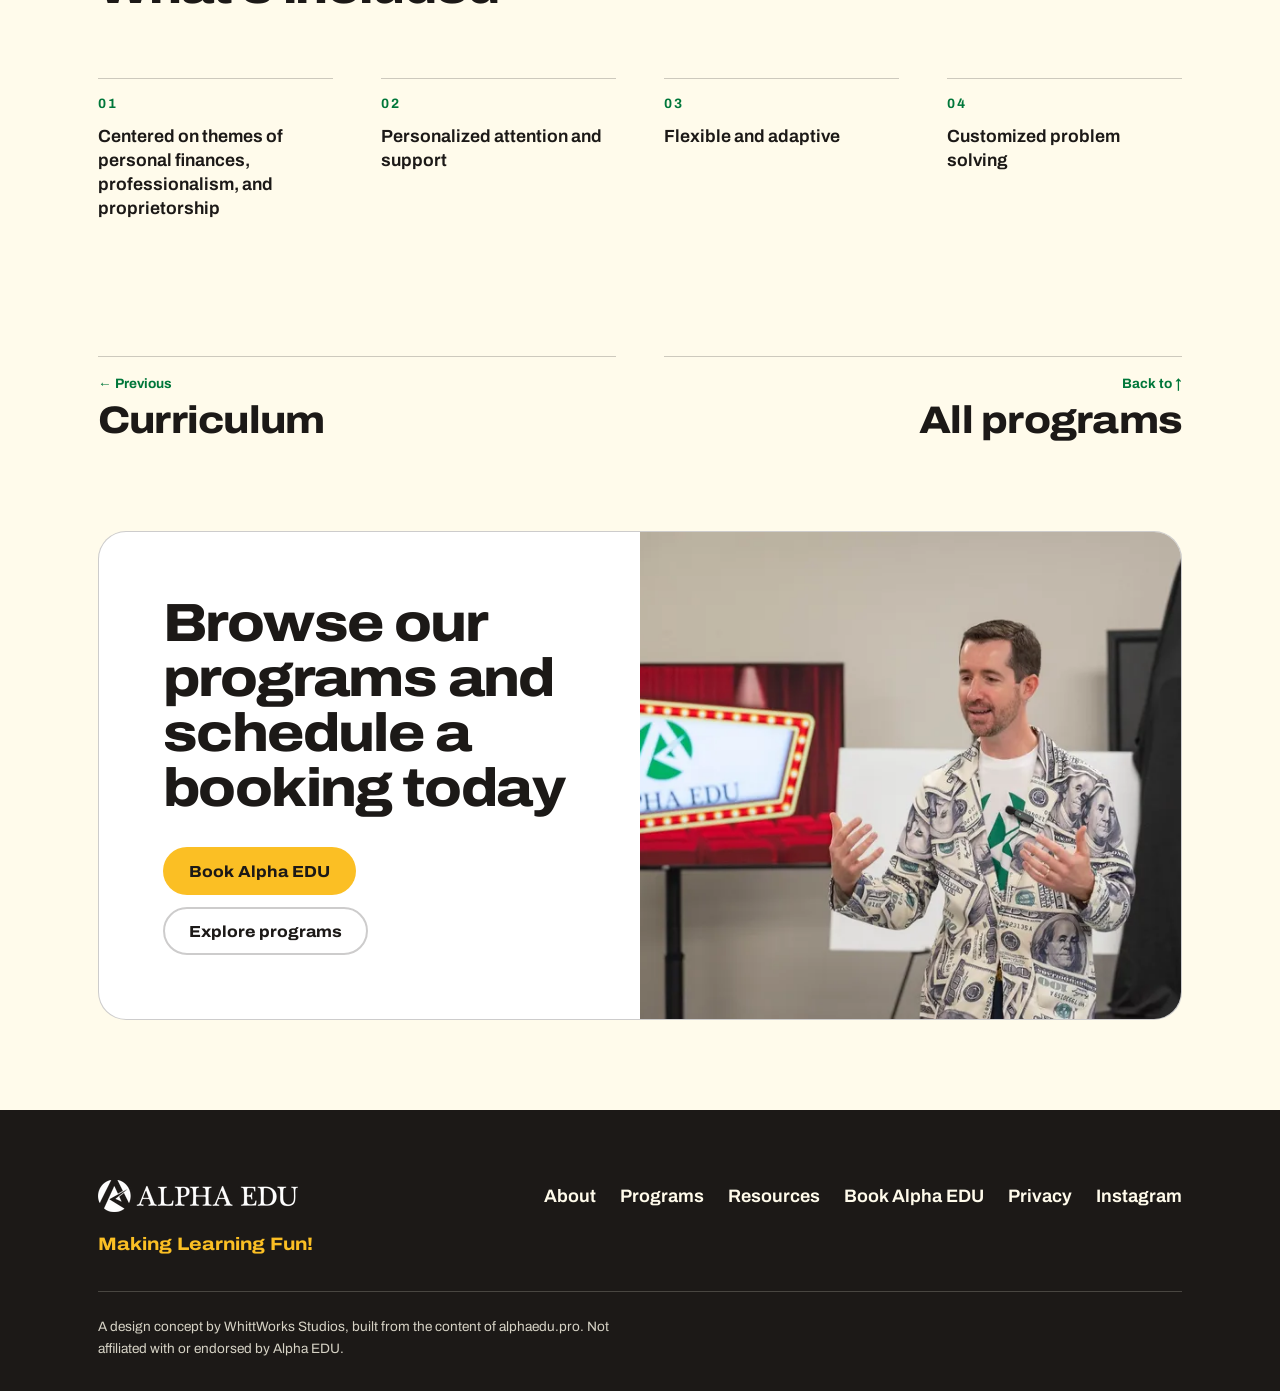
<file: programs/coaching/index.html>
<!DOCTYPE html><html lang="en"><head><meta charset="utf-8"><meta name="viewport" content="width=device-width, initial-scale=1"><title>Coaching · Alpha EDU</title><meta name="description" content="Coaching from Alpha EDU: One-on-one coaching on personal finance, professionalism, and proprietorship, built around your goals."><meta name="robots" content="noindex, nofollow"><meta property="og:type" content="website"><meta property="og:title" content="Coaching · Alpha EDU"><meta property="og:description" content="Coaching from Alpha EDU: One-on-one coaching on personal finance, professionalism, and proprietorship, built around your goals."><meta name="theme-color" content="#FFFBEB"><link rel="preload" href="/_astro/archivo-latin-wdth-normal.DY7AcnAa.woff2" as="font" type="font/woff2" crossorigin><link rel="icon" href="/favicon.ico" sizes="any"><link rel="icon" href="/favicon.png" type="image/png"><link rel="apple-touch-icon" href="/apple-touch-icon.png"><noscript><link rel="stylesheet" href="/nojs.css"></noscript><link rel="stylesheet" href="/_astro/BaseLayout.CxLzTIl0.css"><link rel="stylesheet" href="/_astro/PageHead.r1ago2JX.css"><link rel="stylesheet" href="/_astro/_slug_.Bsb36Weu.css"><link rel="stylesheet" href="/_astro/ClosingCta.DoUUiDYC.css"></head><body><a class="skip-link" href="#main">Skip to content</a><aside class="concept-bar" aria-label="About this site" data-concept-bar data-astro-cid-evp5m7jd><p data-astro-cid-evp5m7jd>Concept by WhittWorks Studios. Not the official Alpha EDU site.</p></aside><header class="site-header" data-astro-cid-fzpbxy5g><div class="shell bar" data-astro-cid-fzpbxy5g><a class="brand" href="/" aria-label="Alpha EDU home" data-astro-cid-fzpbxy5g><img src="/_astro/logo-wordmark-green.tgumS5Kz_Zc2O47.webp" srcset="/_astro/logo-wordmark-green.tgumS5Kz_Zc2O47.webp 220w, /_astro/logo-wordmark-green.tgumS5Kz_Z174LDh.webp 440w, /_astro/logo-wordmark-green.tgumS5Kz_ZJpOxQ.webp 660w" alt="Alpha EDU" sizes="(min-width: 960px) 220px, (min-width: 860px) 190px, 150px" loading="eager" data-astro-cid-fzpbxy5g="true" decoding="async" width="220" height="36"></a><nav class="nav-desktop" aria-label="Main" data-astro-cid-fzpbxy5g><a href="/" data-astro-cid-fzpbxy5g>Home</a><a href="/about/" data-astro-cid-fzpbxy5g>About</a><a href="/programs/" aria-current="page" data-astro-cid-fzpbxy5g>Programs</a><a href="/resources/" data-astro-cid-fzpbxy5g>Resources</a><a class="btn gold" href="/book/" data-astro-cid-fzpbxy5g>Book Alpha EDU</a></nav><div class="mobile-actions" data-astro-cid-fzpbxy5g><a class="btn gold book-pill" href="/book/" aria-label="Book Alpha EDU" data-book-pill data-astro-cid-fzpbxy5g>Book</a><details class="nav-mobile" data-astro-cid-fzpbxy5g><summary data-astro-cid-fzpbxy5g>Menu</summary><nav aria-label="Main, mobile" data-astro-cid-fzpbxy5g><a href="/" data-astro-cid-fzpbxy5g>Home</a><a href="/about/" data-astro-cid-fzpbxy5g>About</a><a href="/programs/" aria-current="page" data-astro-cid-fzpbxy5g>Programs</a><a href="/resources/" data-astro-cid-fzpbxy5g>Resources</a><a class="btn gold" href="/book/" data-astro-cid-fzpbxy5g>Book Alpha EDU</a></nav></details></div></div></header><main id="main"><section class="page-head" data-astro-cid-73dgtvns><div class="shell head-row compact" data-astro-cid-73dgtvns><div class="head-title" data-astro-cid-73dgtvns><p class="eyebrow" data-astro-cid-73dgtvns><a href="/programs/" data-astro-cid-73dgtvns>Programs</a> <span aria-hidden="true" data-astro-cid-73dgtvns>/</span> Coaching</p><h1 data-astro-cid-73dgtvns>Coaching</h1></div><div class="head-side" data-astro-cid-73dgtvns><p class="lede" data-astro-cid-73dgtvns>One-on-one coaching on personal finance, professionalism, and proprietorship, built around your goals.</p><div class="actions" data-astro-cid-xiwavarn><a class="btn gold" href="/book/" data-astro-cid-xiwavarn>Book Alpha EDU</a></div></div></div><div class="shell" data-astro-cid-73dgtvns><div class="photo head-photo" data-astro-cid-73dgtvns><img src="/_astro/0fff810d-screenshot-2025-05-20-at-11-39-32-am.BEW17tsG_Z17D8sO.webp" srcset="/_astro/0fff810d-screenshot-2025-05-20-at-11-39-32-am.BEW17tsG_5Hq8o.webp 640w, /_astro/0fff810d-screenshot-2025-05-20-at-11-39-32-am.BEW17tsG_ZGUi27.webp 960w, /_astro/0fff810d-screenshot-2025-05-20-at-11-39-32-am.BEW17tsG_11uPbJ.webp 1280w, /_astro/0fff810d-screenshot-2025-05-20-at-11-39-32-am.BEW17tsG_Z17D8sO.webp 1500w" alt="Preston in a dollar-print jacket points at students during an interactive session." sizes="(min-width: 1180px) 1084px, 92vw" loading="eager" fetchpriority="high" data-astro-cid-73dgtvns="true" decoding="async" width="1500" height="844" class="focus-right"></div></div></section><section class="band" aria-labelledby="included-heading" data-astro-cid-xiwavarn><div class="shell detail" data-astro-cid-xiwavarn><div class="intro" data-astro-cid-xiwavarn><p class="statement rise" data-letters data-astro-cid-xiwavarn>Our one-on-one coaching programs are effective because they offer personalized, goal-oriented support tailored to each individual’s unique needs and aspirations. We take the time to understand each client’s strengths and objectives, allowing for a customized coaching approach. Whether the focus is professional development, financial growth, or entrepreneurial support, we provide clear guidance, honest feedback, and actionable strategies that help clients move forward with confidence.</p></div><div class="included" data-astro-cid-xiwavarn><div class="section-head" data-astro-cid-xiwavarn><h2 id="included-heading" data-astro-cid-xiwavarn>What’s included</h2></div><ul class="numbered" role="list" data-astro-cid-xiwavarn><li class="rise" data-astro-cid-xiwavarn>Centered on themes of personal finances, professionalism, and proprietorship</li><li class="rise" data-astro-cid-xiwavarn>Personalized attention and support</li><li class="rise" data-astro-cid-xiwavarn>Flexible and adaptive</li><li class="rise" data-astro-cid-xiwavarn>Customized problem solving</li></ul></div></div></section><nav class="band program-nav" aria-label="Other programs" data-astro-cid-xiwavarn><div class="shell pn" data-astro-cid-xiwavarn><a class="pn-link prev" href="/programs/curriculum/" rel="prev" data-astro-cid-xiwavarn><span class="pn-dir" data-astro-cid-xiwavarn>Previous</span><span class="pn-title" data-astro-cid-xiwavarn>Curriculum</span></a><a class="pn-link next up" href="/programs/" data-astro-cid-xiwavarn><span class="pn-dir" data-astro-cid-xiwavarn>Back to</span><span class="pn-title" data-astro-cid-xiwavarn>All programs</span></a></div></nav><section class="band closing" aria-labelledby="closing-heading" data-astro-cid-prurgk2d><div class="shell" data-astro-cid-prurgk2d><div class="panel" data-astro-cid-prurgk2d><div class="copy" data-astro-cid-prurgk2d><h2 id="closing-heading" data-astro-cid-prurgk2d>Browse our programs and schedule a booking today</h2><div class="actions" data-astro-cid-prurgk2d><a class="btn gold" href="/book/" data-astro-cid-prurgk2d>Book Alpha EDU</a><a class="btn ghost" href="/programs/" data-astro-cid-prurgk2d>Explore programs</a></div></div><div class="photo closing-photo" data-wipe data-astro-cid-prurgk2d><img src="/_astro/71bc2f2b-npritchett-amillerphotography-04-25-6360.yJlPn0tE_Z1CQ71O.webp" srcset="/_astro/71bc2f2b-npritchett-amillerphotography-04-25-6360.yJlPn0tE_1JJHc.webp 480w, /_astro/71bc2f2b-npritchett-amillerphotography-04-25-6360.yJlPn0tE_Z1QQ2YA.webp 800w, /_astro/71bc2f2b-npritchett-amillerphotography-04-25-6360.yJlPn0tE_PCsdH.webp 1200w, /_astro/71bc2f2b-npritchett-amillerphotography-04-25-6360.yJlPn0tE_Z1CQ71O.webp 1500w" alt sizes="(min-width: 1180px) 590px, (min-width: 880px) 50vw, 92vw" loading="lazy" data-astro-cid-prurgk2d="true" decoding="async" width="1500" height="1001"><span class="photo-wipe" aria-hidden="true" data-astro-cid-prurgk2d></span></div></div></div></section></main><footer class="site-footer" data-astro-cid-nns7i3if><div class="shell foot-grid" data-astro-cid-nns7i3if><div class="foot-brand" data-astro-cid-nns7i3if><a href="/" aria-label="Alpha EDU home" data-astro-cid-nns7i3if><img src="/_astro/logo-wordmark-white.Dw9jNFjG_1Lsx3G.webp" srcset="/_astro/logo-wordmark-white.Dw9jNFjG_1Lsx3G.webp 200w, /_astro/logo-wordmark-white.Dw9jNFjG_zPqTI.webp 400w" alt="Alpha EDU" sizes="200px" data-astro-cid-nns7i3if="true" loading="lazy" decoding="async" width="200" height="32"></a><p class="tagline" data-astro-cid-nns7i3if>Making Learning Fun!</p></div><nav class="foot-links" aria-label="Footer" data-astro-cid-nns7i3if><a href="/about/" data-astro-cid-nns7i3if>About</a><a href="/programs/" data-astro-cid-nns7i3if>Programs</a><a href="/resources/" data-astro-cid-nns7i3if>Resources</a><a href="/book/" data-astro-cid-nns7i3if>Book Alpha EDU</a><a href="/privacy/" data-astro-cid-nns7i3if>Privacy</a><a href="https://instagram.com/alphaedu.pro" rel="noopener" target="_blank" data-astro-cid-nns7i3if>Instagram<span class="visually-hidden" data-astro-cid-nns7i3if> (opens in a new tab)</span></a></nav></div><div class="shell" data-astro-cid-nns7i3if><div class="foot-rule" data-astro-cid-nns7i3if><p class="foot-note" data-astro-cid-nns7i3if>A design concept by WhittWorks Studios, built from the content of alphaedu.pro. Not affiliated with or endorsed by Alpha EDU.</p></div></div></footer><script type="module" src="/_astro/BaseLayout.astro_astro_type_script_index_0_lang.MBF5zD7V.js"></script></body></html>
</file>
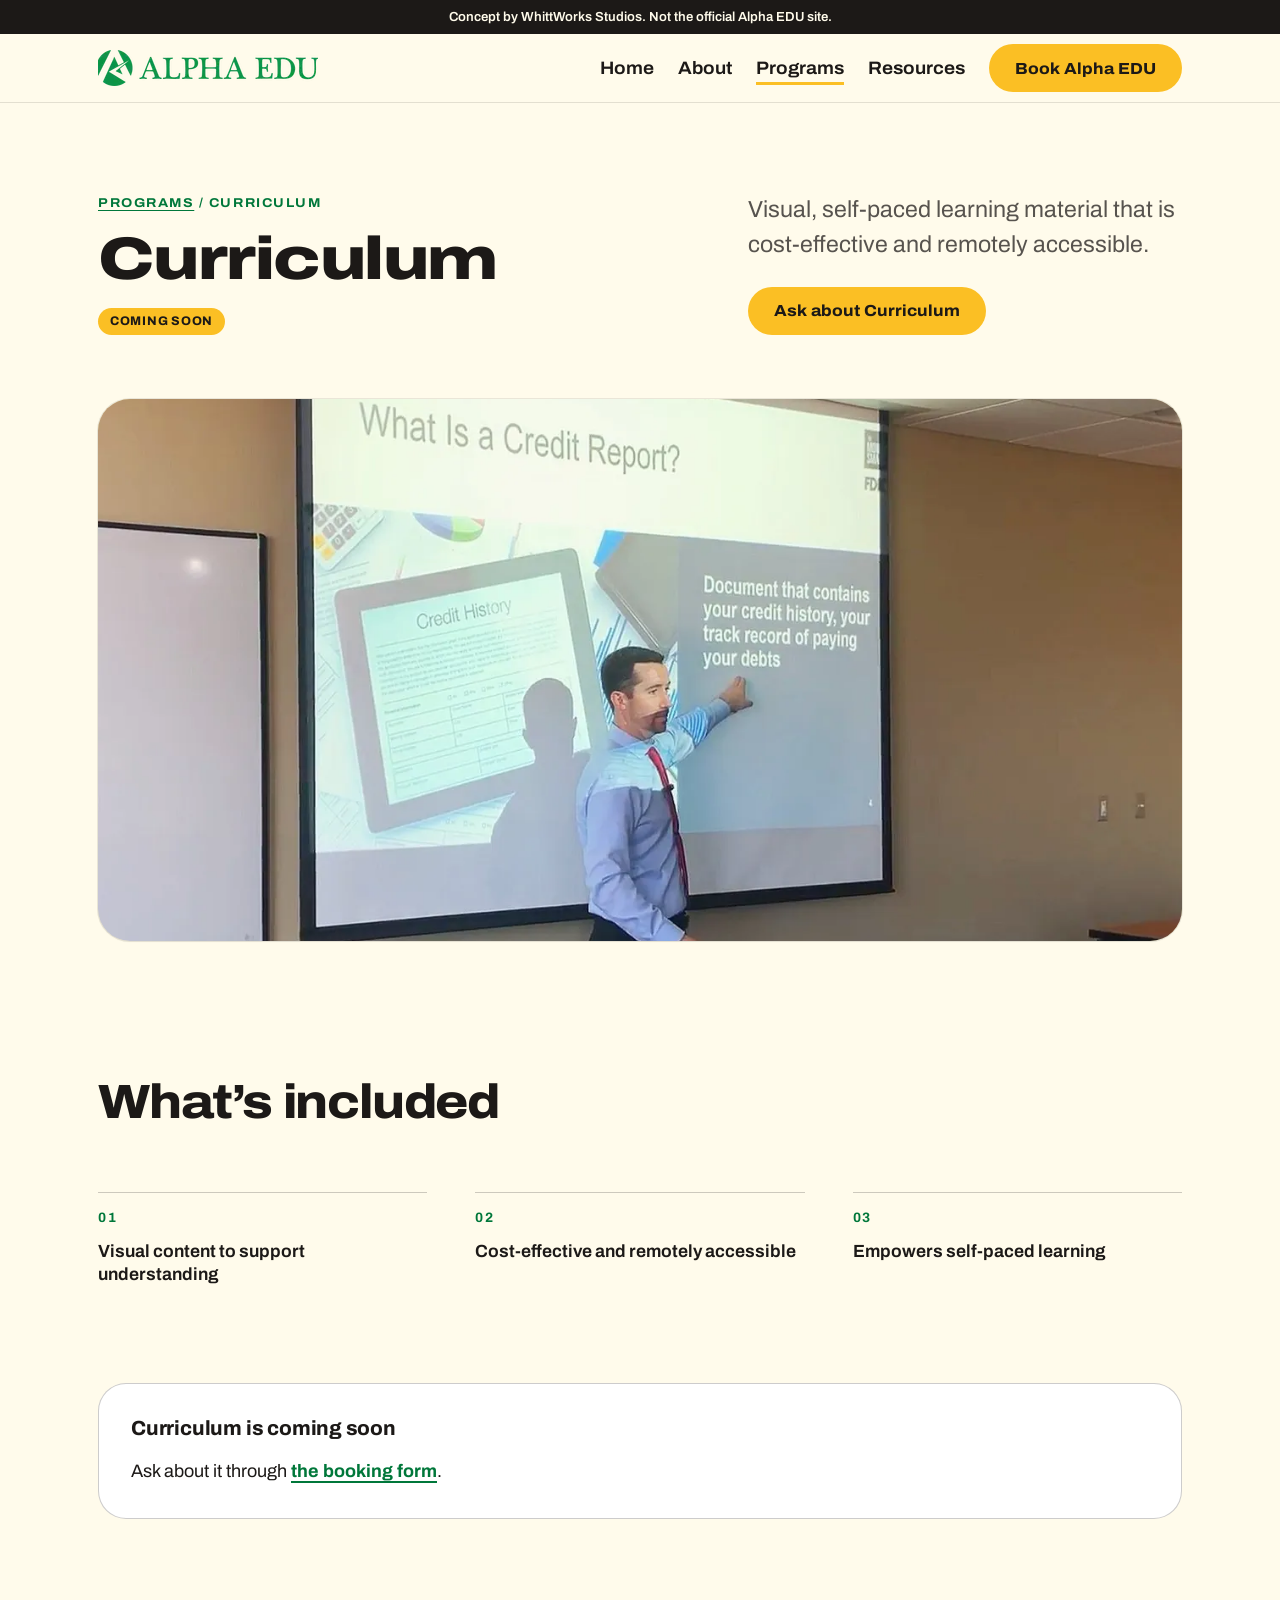
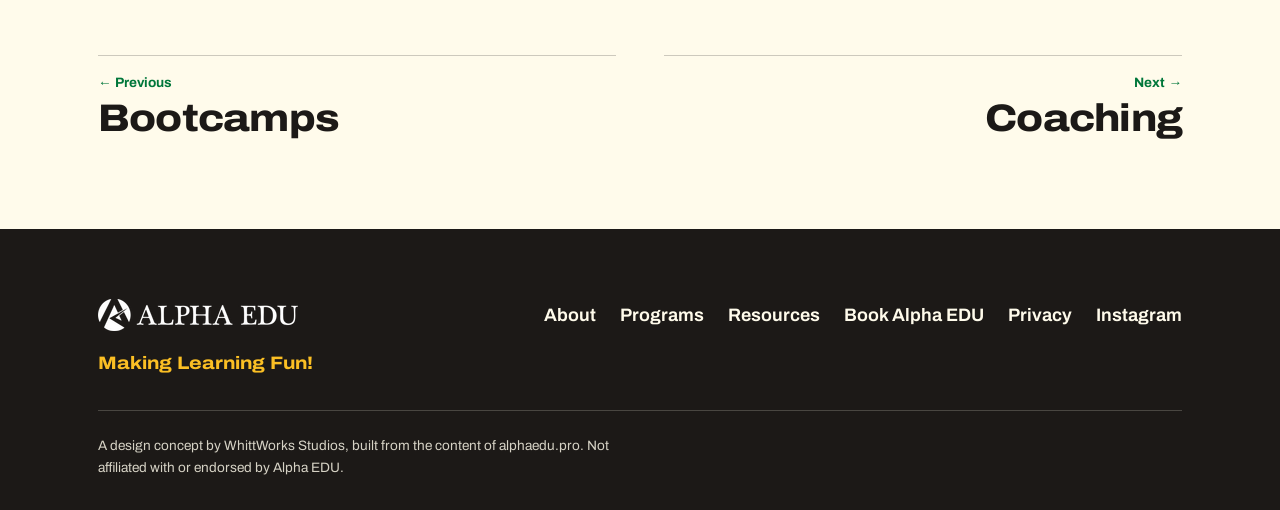
<file: programs/curriculum/index.html>
<!DOCTYPE html><html lang="en"><head><meta charset="utf-8"><meta name="viewport" content="width=device-width, initial-scale=1"><title>Curriculum · Alpha EDU</title><meta name="description" content="Curriculum from Alpha EDU: Visual, self-paced learning material that is cost-effective and remotely accessible."><meta name="robots" content="noindex, nofollow"><meta property="og:type" content="website"><meta property="og:title" content="Curriculum · Alpha EDU"><meta property="og:description" content="Curriculum from Alpha EDU: Visual, self-paced learning material that is cost-effective and remotely accessible."><meta name="theme-color" content="#FFFBEB"><link rel="preload" href="/_astro/archivo-latin-wdth-normal.DY7AcnAa.woff2" as="font" type="font/woff2" crossorigin><link rel="icon" href="/favicon.ico" sizes="any"><link rel="icon" href="/favicon.png" type="image/png"><link rel="apple-touch-icon" href="/apple-touch-icon.png"><noscript><link rel="stylesheet" href="/nojs.css"></noscript><link rel="stylesheet" href="/_astro/BaseLayout.CxLzTIl0.css"><link rel="stylesheet" href="/_astro/PageHead.r1ago2JX.css"><link rel="stylesheet" href="/_astro/_slug_.Bsb36Weu.css"><link rel="stylesheet" href="/_astro/ClosingCta.DoUUiDYC.css"></head><body><a class="skip-link" href="#main">Skip to content</a><aside class="concept-bar" aria-label="About this site" data-concept-bar data-astro-cid-evp5m7jd><p data-astro-cid-evp5m7jd>Concept by WhittWorks Studios. Not the official Alpha EDU site.</p></aside><header class="site-header" data-astro-cid-fzpbxy5g><div class="shell bar" data-astro-cid-fzpbxy5g><a class="brand" href="/" aria-label="Alpha EDU home" data-astro-cid-fzpbxy5g><img src="/_astro/logo-wordmark-green.tgumS5Kz_Zc2O47.webp" srcset="/_astro/logo-wordmark-green.tgumS5Kz_Zc2O47.webp 220w, /_astro/logo-wordmark-green.tgumS5Kz_Z174LDh.webp 440w, /_astro/logo-wordmark-green.tgumS5Kz_ZJpOxQ.webp 660w" alt="Alpha EDU" sizes="(min-width: 960px) 220px, (min-width: 860px) 190px, 150px" loading="eager" data-astro-cid-fzpbxy5g="true" decoding="async" width="220" height="36"></a><nav class="nav-desktop" aria-label="Main" data-astro-cid-fzpbxy5g><a href="/" data-astro-cid-fzpbxy5g>Home</a><a href="/about/" data-astro-cid-fzpbxy5g>About</a><a href="/programs/" aria-current="page" data-astro-cid-fzpbxy5g>Programs</a><a href="/resources/" data-astro-cid-fzpbxy5g>Resources</a><a class="btn gold" href="/book/" data-astro-cid-fzpbxy5g>Book Alpha EDU</a></nav><div class="mobile-actions" data-astro-cid-fzpbxy5g><a class="btn gold book-pill" href="/book/" aria-label="Book Alpha EDU" data-book-pill data-astro-cid-fzpbxy5g>Book</a><details class="nav-mobile" data-astro-cid-fzpbxy5g><summary data-astro-cid-fzpbxy5g>Menu</summary><nav aria-label="Main, mobile" data-astro-cid-fzpbxy5g><a href="/" data-astro-cid-fzpbxy5g>Home</a><a href="/about/" data-astro-cid-fzpbxy5g>About</a><a href="/programs/" aria-current="page" data-astro-cid-fzpbxy5g>Programs</a><a href="/resources/" data-astro-cid-fzpbxy5g>Resources</a><a class="btn gold" href="/book/" data-astro-cid-fzpbxy5g>Book Alpha EDU</a></nav></details></div></div></header><main id="main"><section class="page-head" data-astro-cid-73dgtvns><div class="shell head-row compact" data-astro-cid-73dgtvns><div class="head-title" data-astro-cid-73dgtvns><p class="eyebrow" data-astro-cid-73dgtvns><a href="/programs/" data-astro-cid-73dgtvns>Programs</a> <span aria-hidden="true" data-astro-cid-73dgtvns>/</span> Curriculum</p><h1 data-astro-cid-73dgtvns>Curriculum</h1><p data-astro-cid-73dgtvns><span class="badge" data-badge data-astro-cid-73dgtvns>Coming soon</span></p></div><div class="head-side" data-astro-cid-73dgtvns><p class="lede" data-astro-cid-73dgtvns>Visual, self-paced learning material that is cost-effective and remotely accessible.</p><div class="actions" data-astro-cid-xiwavarn><a class="btn gold" href="/book/" data-astro-cid-xiwavarn>Ask about Curriculum</a></div></div></div><div class="shell" data-astro-cid-73dgtvns><div class="photo head-photo" data-astro-cid-73dgtvns><img src="/_astro/9fa2772f-screenshot-2025-05-20-at-10-45-33-am.DmOjWuB-_14OWvg.webp" srcset="/_astro/9fa2772f-screenshot-2025-05-20-at-10-45-33-am.DmOjWuB-_2vPgH7.webp 640w, /_astro/9fa2772f-screenshot-2025-05-20-at-10-45-33-am.DmOjWuB-_13YvBf.webp 960w, /_astro/9fa2772f-screenshot-2025-05-20-at-10-45-33-am.DmOjWuB-_Za8UaN.webp 1280w, /_astro/9fa2772f-screenshot-2025-05-20-at-10-45-33-am.DmOjWuB-_14OWvg.webp 1342w" alt="Preston presents a slide titled “What is a Credit Report?”" sizes="(min-width: 1180px) 1084px, 92vw" loading="eager" fetchpriority="high" data-astro-cid-73dgtvns="true" decoding="async" width="1342" height="755" class="focus-top"></div></div></section><section class="band" aria-labelledby="included-heading" data-astro-cid-xiwavarn><div class="shell detail" data-astro-cid-xiwavarn><div class="included" data-astro-cid-xiwavarn><div class="section-head" data-astro-cid-xiwavarn><h2 id="included-heading" data-astro-cid-xiwavarn>What’s included</h2></div><ul class="numbered" role="list" data-astro-cid-xiwavarn><li class="rise" data-astro-cid-xiwavarn>Visual content to support understanding</li><li class="rise" data-astro-cid-xiwavarn>Cost-effective and remotely accessible</li><li class="rise" data-astro-cid-xiwavarn>Empowers self-paced learning</li></ul></div><div class="coming-card rise" data-astro-cid-xiwavarn><h3 data-astro-cid-xiwavarn>Curriculum is coming soon</h3><p data-astro-cid-xiwavarn>Ask about it through <a class="text-link" href="/book/" data-astro-cid-xiwavarn>the booking form</a>.</p></div></div></section><nav class="band program-nav" aria-label="Other programs" data-astro-cid-xiwavarn><div class="shell pn" data-astro-cid-xiwavarn><a class="pn-link prev" href="/programs/bootcamps/" rel="prev" data-astro-cid-xiwavarn><span class="pn-dir" data-astro-cid-xiwavarn>Previous</span><span class="pn-title" data-astro-cid-xiwavarn>Bootcamps</span></a><a class="pn-link next" href="/programs/coaching/" rel="next" data-astro-cid-xiwavarn><span class="pn-dir" data-astro-cid-xiwavarn>Next</span><span class="pn-title" data-astro-cid-xiwavarn>Coaching</span></a></div></nav></main><footer class="site-footer" data-astro-cid-nns7i3if><div class="shell foot-grid" data-astro-cid-nns7i3if><div class="foot-brand" data-astro-cid-nns7i3if><a href="/" aria-label="Alpha EDU home" data-astro-cid-nns7i3if><img src="/_astro/logo-wordmark-white.Dw9jNFjG_1Lsx3G.webp" srcset="/_astro/logo-wordmark-white.Dw9jNFjG_1Lsx3G.webp 200w, /_astro/logo-wordmark-white.Dw9jNFjG_zPqTI.webp 400w" alt="Alpha EDU" sizes="200px" data-astro-cid-nns7i3if="true" loading="lazy" decoding="async" width="200" height="32"></a><p class="tagline" data-astro-cid-nns7i3if>Making Learning Fun!</p></div><nav class="foot-links" aria-label="Footer" data-astro-cid-nns7i3if><a href="/about/" data-astro-cid-nns7i3if>About</a><a href="/programs/" data-astro-cid-nns7i3if>Programs</a><a href="/resources/" data-astro-cid-nns7i3if>Resources</a><a href="/book/" data-astro-cid-nns7i3if>Book Alpha EDU</a><a href="/privacy/" data-astro-cid-nns7i3if>Privacy</a><a href="https://instagram.com/alphaedu.pro" rel="noopener" target="_blank" data-astro-cid-nns7i3if>Instagram<span class="visually-hidden" data-astro-cid-nns7i3if> (opens in a new tab)</span></a></nav></div><div class="shell" data-astro-cid-nns7i3if><div class="foot-rule" data-astro-cid-nns7i3if><p class="foot-note" data-astro-cid-nns7i3if>A design concept by WhittWorks Studios, built from the content of alphaedu.pro. Not affiliated with or endorsed by Alpha EDU.</p></div></div></footer><script type="module" src="/_astro/BaseLayout.astro_astro_type_script_index_0_lang.MBF5zD7V.js"></script></body></html>
</file>
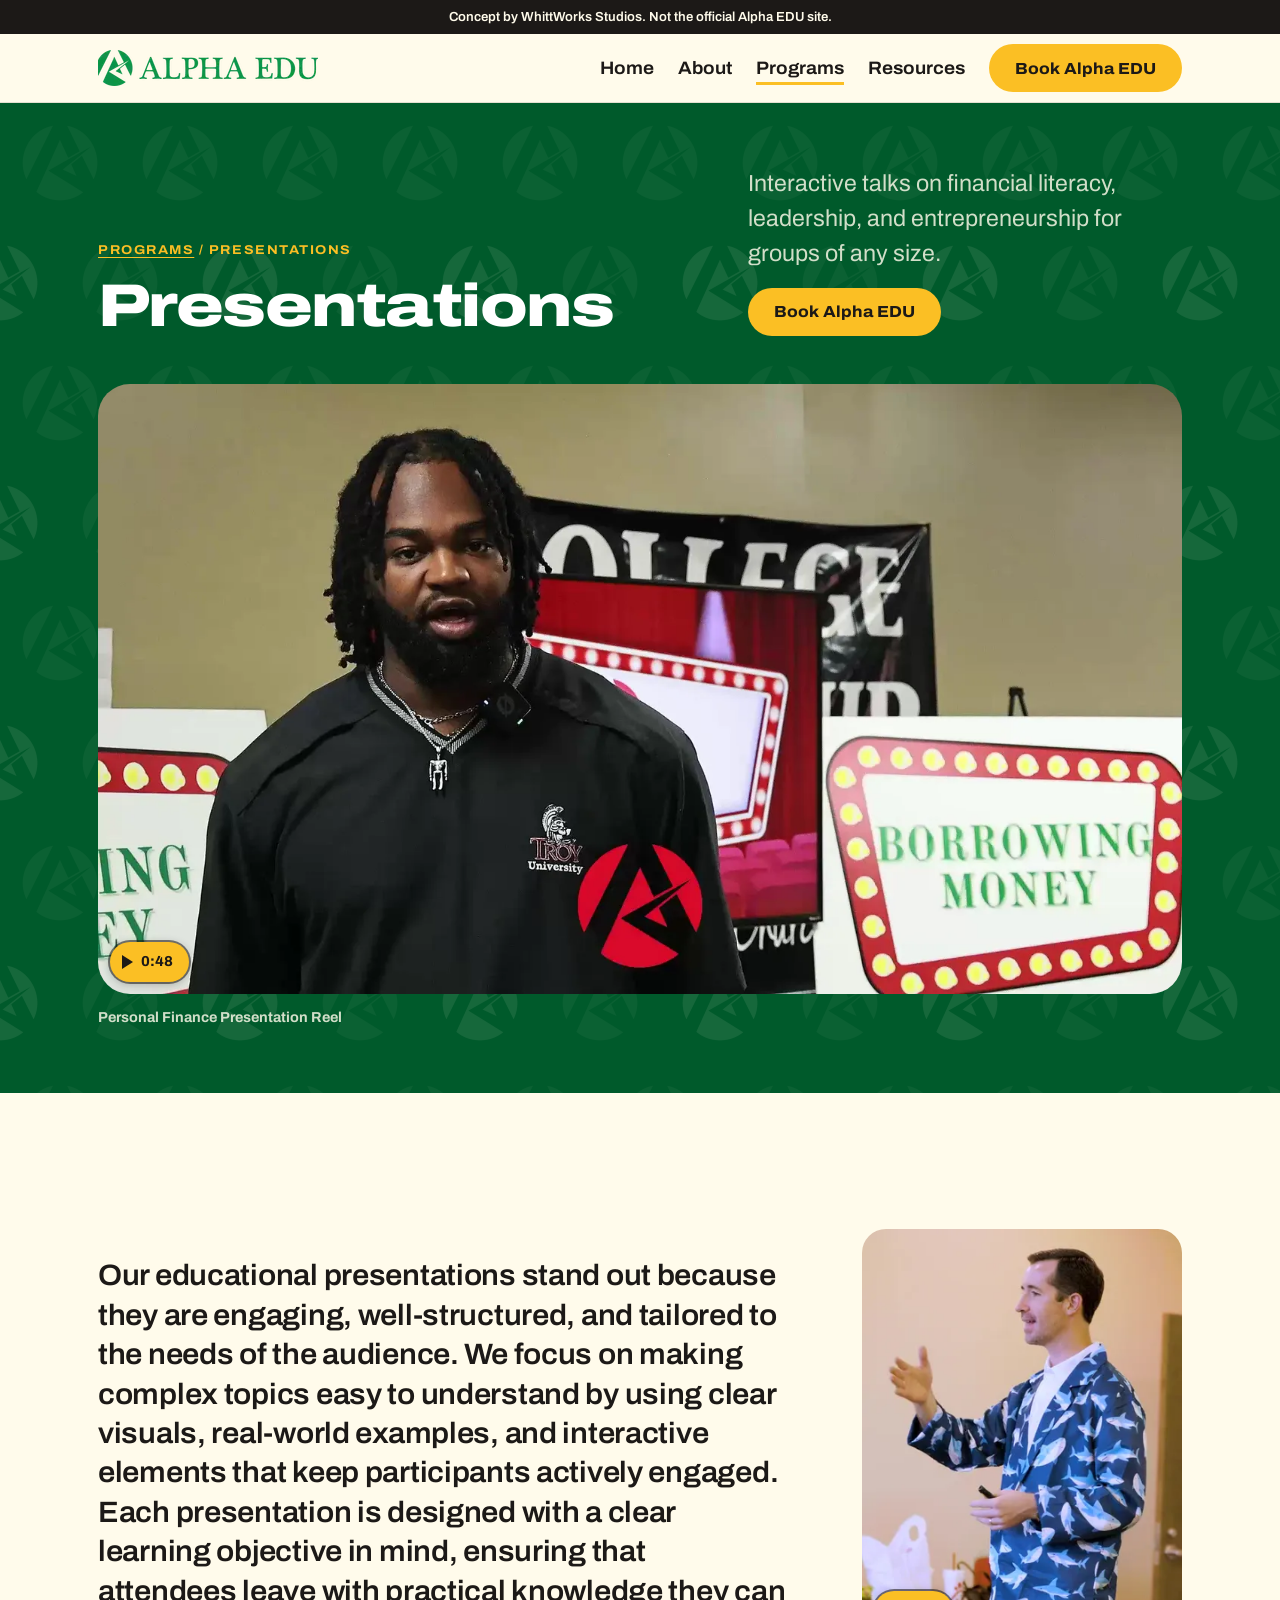
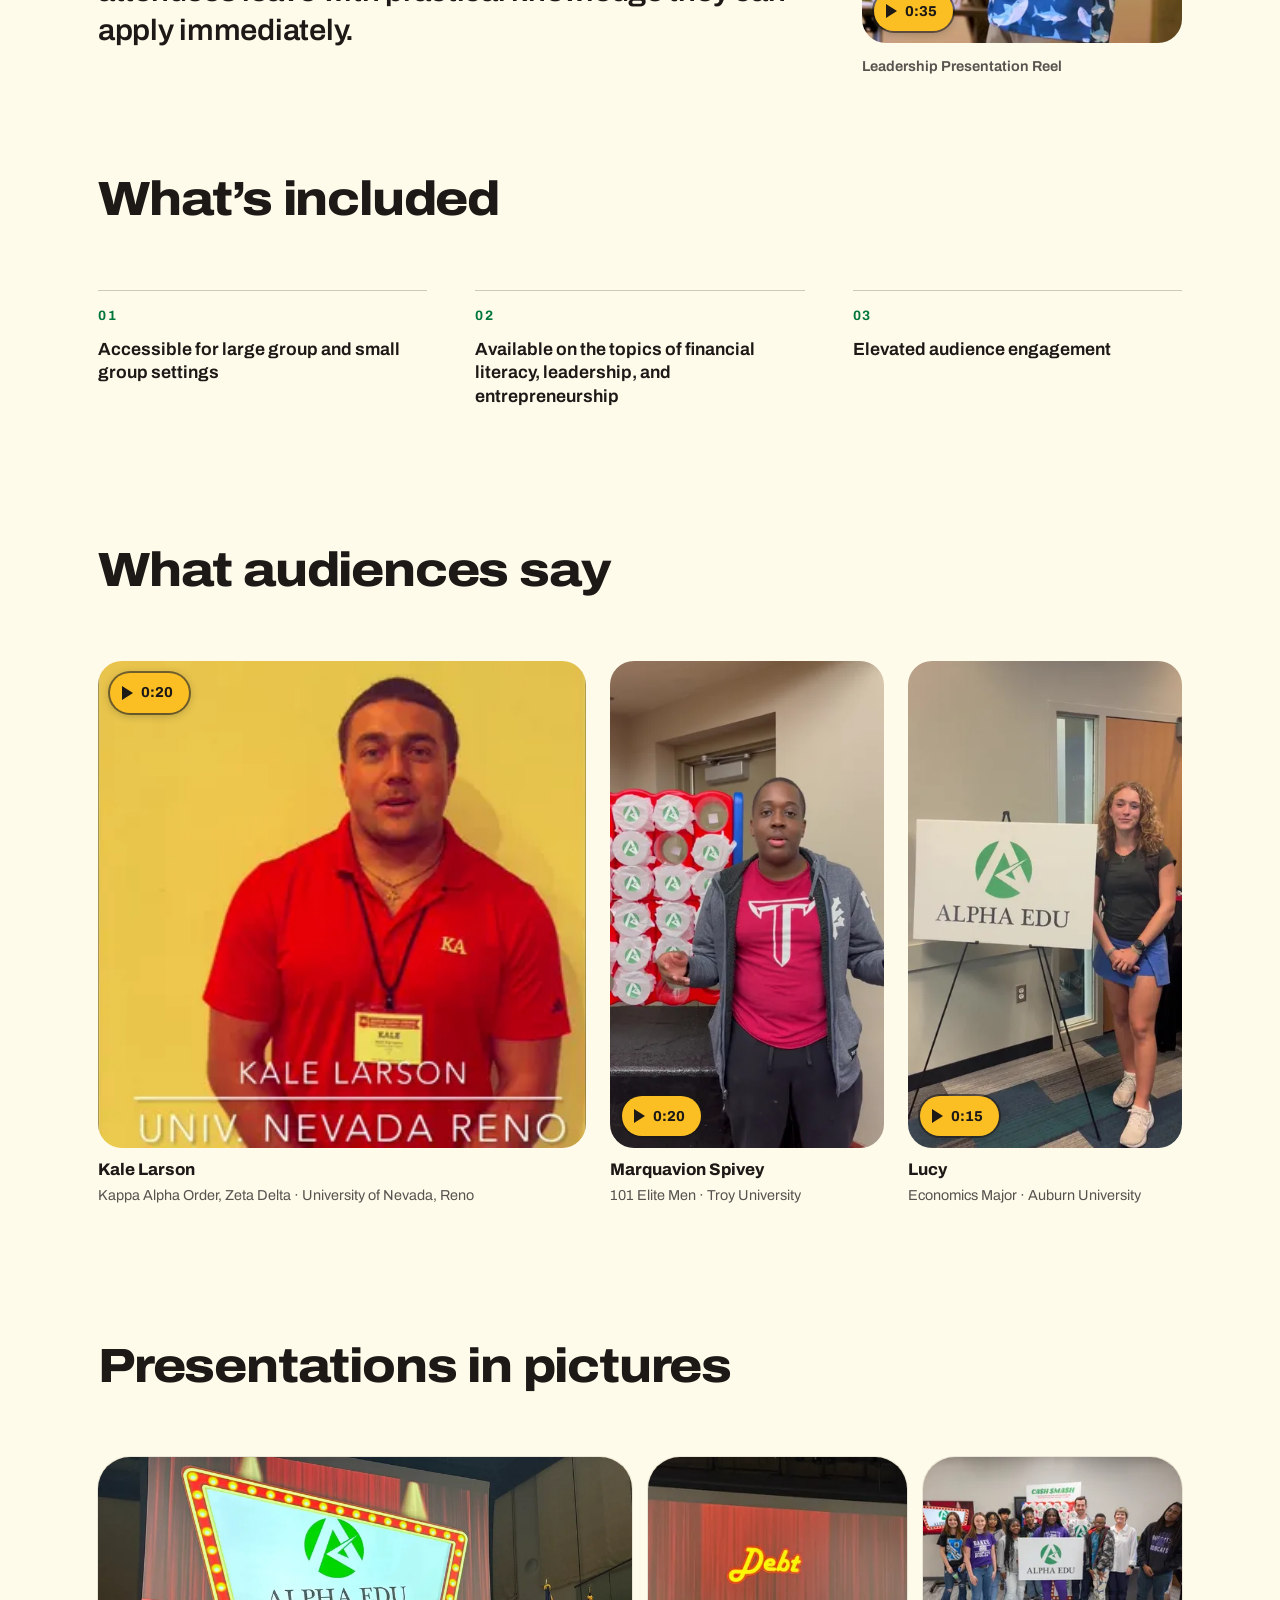
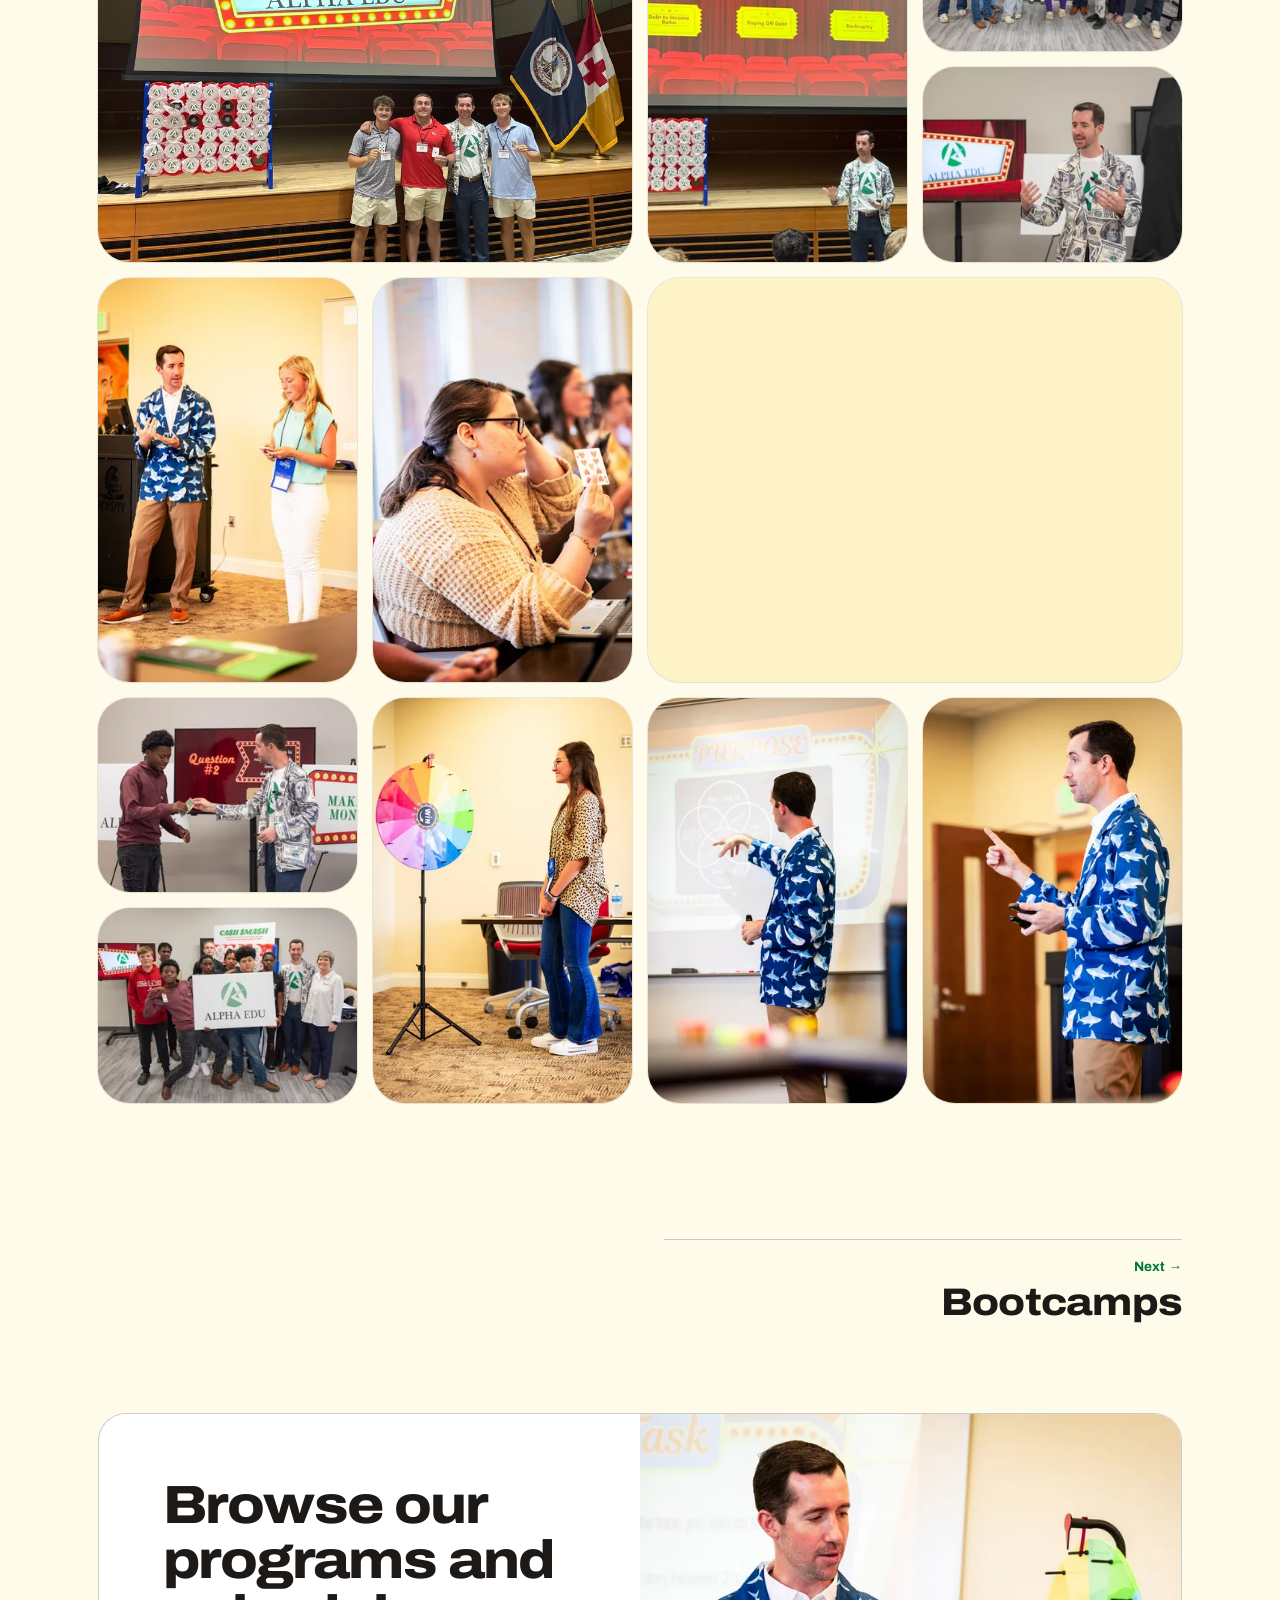
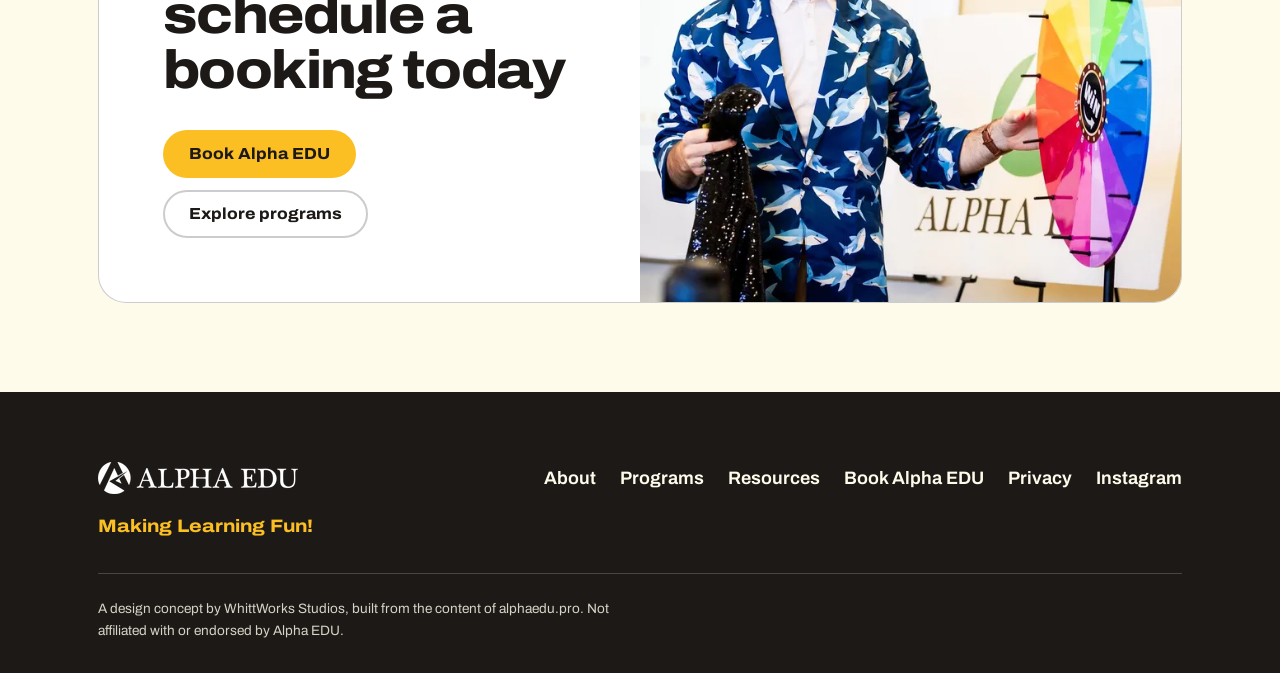
<file: programs/presentations/index.html>
<!DOCTYPE html><html lang="en"><head><meta charset="utf-8"><meta name="viewport" content="width=device-width, initial-scale=1"><title>Presentations · Alpha EDU</title><meta name="description" content="Presentations from Alpha EDU: Interactive talks on financial literacy, leadership, and entrepreneurship for groups of any size."><meta name="robots" content="noindex, nofollow"><meta property="og:type" content="website"><meta property="og:title" content="Presentations · Alpha EDU"><meta property="og:description" content="Presentations from Alpha EDU: Interactive talks on financial literacy, leadership, and entrepreneurship for groups of any size."><meta name="theme-color" content="#FFFBEB"><link rel="preload" href="/_astro/archivo-latin-wdth-normal.DY7AcnAa.woff2" as="font" type="font/woff2" crossorigin><link rel="icon" href="/favicon.ico" sizes="any"><link rel="icon" href="/favicon.png" type="image/png"><link rel="apple-touch-icon" href="/apple-touch-icon.png"><noscript><link rel="stylesheet" href="/nojs.css"></noscript><link rel="stylesheet" href="/_astro/BaseLayout.CxLzTIl0.css"><link rel="stylesheet" href="/_astro/PageHead.r1ago2JX.css"><link rel="stylesheet" href="/_astro/_slug_.Bsb36Weu.css"><link rel="stylesheet" href="/_astro/ClosingCta.DoUUiDYC.css"></head><body><a class="skip-link" href="#main">Skip to content</a><aside class="concept-bar" aria-label="About this site" data-concept-bar data-astro-cid-evp5m7jd><p data-astro-cid-evp5m7jd>Concept by WhittWorks Studios. Not the official Alpha EDU site.</p></aside><header class="site-header" data-astro-cid-fzpbxy5g><div class="shell bar" data-astro-cid-fzpbxy5g><a class="brand" href="/" aria-label="Alpha EDU home" data-astro-cid-fzpbxy5g><img src="/_astro/logo-wordmark-green.tgumS5Kz_Zc2O47.webp" srcset="/_astro/logo-wordmark-green.tgumS5Kz_Zc2O47.webp 220w, /_astro/logo-wordmark-green.tgumS5Kz_Z174LDh.webp 440w, /_astro/logo-wordmark-green.tgumS5Kz_ZJpOxQ.webp 660w" alt="Alpha EDU" sizes="(min-width: 960px) 220px, (min-width: 860px) 190px, 150px" loading="eager" data-astro-cid-fzpbxy5g="true" decoding="async" width="220" height="36"></a><nav class="nav-desktop" aria-label="Main" data-astro-cid-fzpbxy5g><a href="/" data-astro-cid-fzpbxy5g>Home</a><a href="/about/" data-astro-cid-fzpbxy5g>About</a><a href="/programs/" aria-current="page" data-astro-cid-fzpbxy5g>Programs</a><a href="/resources/" data-astro-cid-fzpbxy5g>Resources</a><a class="btn gold" href="/book/" data-astro-cid-fzpbxy5g>Book Alpha EDU</a></nav><div class="mobile-actions" data-astro-cid-fzpbxy5g><a class="btn gold book-pill" href="/book/" aria-label="Book Alpha EDU" data-book-pill data-astro-cid-fzpbxy5g>Book</a><details class="nav-mobile" data-astro-cid-fzpbxy5g><summary data-astro-cid-fzpbxy5g>Menu</summary><nav aria-label="Main, mobile" data-astro-cid-fzpbxy5g><a href="/" data-astro-cid-fzpbxy5g>Home</a><a href="/about/" data-astro-cid-fzpbxy5g>About</a><a href="/programs/" aria-current="page" data-astro-cid-fzpbxy5g>Programs</a><a href="/resources/" data-astro-cid-fzpbxy5g>Resources</a><a class="btn gold" href="/book/" data-astro-cid-fzpbxy5g>Book Alpha EDU</a></nav></details></div></div></header><main id="main"><section class="band dark video-open" data-astro-cid-xiwavarn><div class="shell video-open-inner" data-astro-cid-xiwavarn><div class="video-open-head" data-astro-cid-xiwavarn><div class="video-open-title" data-astro-cid-xiwavarn><p class="eyebrow" data-astro-cid-xiwavarn><a href="/programs/" data-astro-cid-xiwavarn>Programs</a> <span aria-hidden="true" data-astro-cid-xiwavarn>/</span> Presentations</p><h1 data-astro-cid-xiwavarn>Presentations</h1></div><div class="video-open-side" data-astro-cid-xiwavarn><p class="lede" data-astro-cid-xiwavarn>Interactive talks on financial literacy, leadership, and entrepreneurship for groups of any size.</p><a class="btn gold" href="/book/" data-astro-cid-xiwavarn>Book Alpha EDU</a></div></div><figure class="video shape-wide" data-video data-astro-cid-kdofrhet><a class="video-poster" href="/assets/video/56853015.mp4" data-video-src="/assets/video/56853015.mp4" data-video-poster="/_astro/56853015-poster.DmtsCG05_T6oUD.webp" data-video-title="Personal Finance Presentation Reel" data-astro-cid-kdofrhet><img src="/_astro/56853015-poster.DmtsCG05_Z2axehN.webp" srcset="/_astro/56853015-poster.DmtsCG05_2dy9K.webp 360w, /_astro/56853015-poster.DmtsCG05_1113v9.webp 540w, /_astro/56853015-poster.DmtsCG05_1YNxQx.webp 720w, /_astro/56853015-poster.DmtsCG05_Z1gie6W.webp 1080w, /_astro/56853015-poster.DmtsCG05_1crmYO.webp 1440w" alt sizes="(min-width: 1180px) 1084px, 92vw" loading="lazy" data-astro-cid-kdofrhet="true" decoding="async" width="1920" height="1080"><span class="play" aria-hidden="true" data-astro-cid-kdofrhet><span class="tri" data-astro-cid-kdofrhet></span><span class="tnum" data-astro-cid-kdofrhet>0:48</span></span><span class="visually-hidden" data-astro-cid-kdofrhet>Play video: Personal Finance Presentation Reel (0:48)</span></a><p class="video-error" role="status" data-video-error data-astro-cid-kdofrhet></p><figcaption data-astro-cid-kdofrhet>Personal Finance Presentation Reel</figcaption></figure></div></section><section class="band" aria-labelledby="included-heading" data-astro-cid-xiwavarn><div class="shell detail" data-astro-cid-xiwavarn><div class="intro with-clip" data-astro-cid-xiwavarn><p class="statement rise" data-letters data-astro-cid-xiwavarn>Our educational presentations stand out because they are engaging, well-structured, and tailored to the needs of the audience. We focus on making complex topics easy to understand by using clear visuals, real-world examples, and interactive elements that keep participants actively engaged. Each presentation is designed with a clear learning objective in mind, ensuring that attendees leave with practical knowledge they can apply immediately.</p><div class="intro-clip rise" data-astro-cid-xiwavarn><figure class="video shape-portrait" data-video data-astro-cid-kdofrhet><a class="video-poster" href="/assets/video/02d142ba.mp4" data-video-src="/assets/video/02d142ba.mp4" data-video-poster="/_astro/02d142ba-poster.KgVp-K3a_Z1gMDPg.webp" data-video-title="Leadership Presentation Reel" data-astro-cid-kdofrhet><img src="/_astro/02d142ba-poster.KgVp-K3a_Z1gMDPg.webp" srcset="/_astro/02d142ba-poster.KgVp-K3a_1962fq.webp 360w, /_astro/02d142ba-poster.KgVp-K3a_Z1ECoWu.webp 540w, /_astro/02d142ba-poster.KgVp-K3a_24RxfA.webp 720w, /_astro/02d142ba-poster.KgVp-K3a_Z1gMDPg.webp 1080w" alt sizes="(min-width: 1180px) 320px, (min-width: 880px) 28vw, 320px" loading="lazy" data-astro-cid-kdofrhet="true" decoding="async" width="1080" height="1400"><span class="play" aria-hidden="true" data-astro-cid-kdofrhet><span class="tri" data-astro-cid-kdofrhet></span><span class="tnum" data-astro-cid-kdofrhet>0:35</span></span><span class="visually-hidden" data-astro-cid-kdofrhet>Play video: Leadership Presentation Reel (0:35)</span></a><p class="video-error" role="status" data-video-error data-astro-cid-kdofrhet></p><figcaption data-astro-cid-kdofrhet>Leadership Presentation Reel</figcaption></figure></div></div><div class="included" data-astro-cid-xiwavarn><div class="section-head" data-astro-cid-xiwavarn><h2 id="included-heading" data-astro-cid-xiwavarn>What’s included</h2></div><ul class="numbered" role="list" data-astro-cid-xiwavarn><li class="rise" data-astro-cid-xiwavarn>Accessible for large group and small group settings</li><li class="rise" data-astro-cid-xiwavarn>Available on the topics of financial literacy, leadership, and entrepreneurship</li><li class="rise" data-astro-cid-xiwavarn>Elevated audience engagement</li></ul></div></div></section><section class="band" aria-labelledby="clips-heading" data-astro-cid-xiwavarn><div class="shell" data-astro-cid-xiwavarn><div class="section-head" data-astro-cid-xiwavarn><h2 id="clips-heading" data-astro-cid-xiwavarn>What audiences say</h2></div><div class="testimonials" data-astro-cid-yujqjljd><ul class="clips" role="list" data-astro-cid-yujqjljd><li class="clip rise square" data-testimonial="Kale Larson" data-astro-cid-yujqjljd><figure class="video shape-square" data-video data-astro-cid-kdofrhet><a class="video-poster" href="/assets/video/41a96617.mp4" data-video-src="/assets/video/41a96617.mp4" data-video-poster="/_astro/41a96617-poster.YJNXIudR_shSHC.webp" data-video-title="Kale Larson on Alpha EDU" data-astro-cid-kdofrhet><img src="/_astro/41a96617-poster.YJNXIudR_2sPoj7.webp" srcset="/_astro/41a96617-poster.YJNXIudR_Z8DA09.webp 360w, /_astro/41a96617-poster.YJNXIudR_P8Tlf.webp 540w, /_astro/41a96617-poster.YJNXIudR_1NVoGD.webp 720w, /_astro/41a96617-poster.YJNXIudR_Z1H6JjX.webp 1080w, /_astro/41a96617-poster.YJNXIudR_KCQLN.webp 1440w" alt sizes="(min-width: 1180px) 520px, (min-width: 760px) 46vw, (min-width: 460px) 420px, 92vw" loading="lazy" data-astro-cid-kdofrhet="true" decoding="async" width="1920" height="1080"><span class="play" aria-hidden="true" data-astro-cid-kdofrhet><span class="tri" data-astro-cid-kdofrhet></span><span class="tnum" data-astro-cid-kdofrhet>0:20</span></span><span class="visually-hidden" data-astro-cid-kdofrhet>Play video: Kale Larson on Alpha EDU (0:20)</span></a><p class="video-error" role="status" data-video-error data-astro-cid-kdofrhet></p></figure><p class="name" data-astro-cid-yujqjljd>Kale Larson</p><p class="credit" data-astro-cid-yujqjljd>Kappa Alpha Order, Zeta Delta · University of Nevada, Reno</p></li><li class="clip rise tall" data-testimonial="Marquavion Spivey" data-astro-cid-yujqjljd><figure class="video shape-tall" data-video data-astro-cid-kdofrhet><a class="video-poster" href="/assets/video/859fe5d5.mp4" data-video-src="/assets/video/859fe5d5.mp4" data-video-poster="/_astro/859fe5d5-poster.B78Dviko_ZEupSr.webp" data-video-title="Marquavion Spivey on Alpha EDU" data-astro-cid-kdofrhet><img src="/_astro/859fe5d5-poster.B78Dviko_ZEupSr.webp" srcset="/_astro/859fe5d5-poster.B78Dviko_BKDpL.webp 360w, /_astro/859fe5d5-poster.B78Dviko_6lMhl.webp 540w, /_astro/859fe5d5-poster.B78Dviko_1PIzKO.webp 720w, /_astro/859fe5d5-poster.B78Dviko_ZEupSr.webp 1080w" alt sizes="(min-width: 1180px) 290px, (min-width: 760px) 26vw, (min-width: 520px) 240px, 46vw" loading="lazy" data-astro-cid-kdofrhet="true" decoding="async" width="1080" height="1920"><span class="play" aria-hidden="true" data-astro-cid-kdofrhet><span class="tri" data-astro-cid-kdofrhet></span><span class="tnum" data-astro-cid-kdofrhet>0:20</span></span><span class="visually-hidden" data-astro-cid-kdofrhet>Play video: Marquavion Spivey on Alpha EDU (0:20)</span></a><p class="video-error" role="status" data-video-error data-astro-cid-kdofrhet></p></figure><p class="name" data-astro-cid-yujqjljd>Marquavion Spivey</p><p class="credit" data-astro-cid-yujqjljd>101 Elite Men · Troy University</p></li><li class="clip rise tall" data-testimonial="Lucy" data-astro-cid-yujqjljd><figure class="video shape-tall" data-video data-astro-cid-kdofrhet><a class="video-poster" href="/assets/video/0b247c20.mp4" data-video-src="/assets/video/0b247c20.mp4" data-video-poster="/_astro/0b247c20-poster.DkbAGju-_f2yl.webp" data-video-title="Lucy on Alpha EDU" data-astro-cid-kdofrhet><img src="/_astro/0b247c20-poster.DkbAGju-_f2yl.webp" srcset="/_astro/0b247c20-poster.DkbAGju-_Z19YtGd.webp 360w, /_astro/0b247c20-poster.DkbAGju-_Z1FokOD.webp 540w, /_astro/0b247c20-poster.DkbAGju-_3XrDP.webp 720w, /_astro/0b247c20-poster.DkbAGju-_f2yl.webp 1080w" alt sizes="(min-width: 1180px) 290px, (min-width: 760px) 26vw, (min-width: 520px) 240px, 46vw" loading="lazy" data-astro-cid-kdofrhet="true" decoding="async" width="1080" height="1920"><span class="play" aria-hidden="true" data-astro-cid-kdofrhet><span class="tri" data-astro-cid-kdofrhet></span><span class="tnum" data-astro-cid-kdofrhet>0:15</span></span><span class="visually-hidden" data-astro-cid-kdofrhet>Play video: Lucy on Alpha EDU (0:15)</span></a><p class="video-error" role="status" data-video-error data-astro-cid-kdofrhet></p></figure><p class="name" data-astro-cid-yujqjljd>Lucy</p><p class="credit" data-astro-cid-yujqjljd>Economics Major · Auburn University</p></li></ul></div></div></section><section class="band" aria-labelledby="gallery-heading" data-astro-cid-xiwavarn><div class="shell" data-astro-cid-xiwavarn><div class="section-head" data-astro-cid-xiwavarn><h2 id="gallery-heading" data-astro-cid-xiwavarn>Presentations in pictures</h2></div><div class="gallery-wrap" data-astro-cid-xiwavarn><ul class="gallery" role="list" data-astro-cid-xiwavarn><li class="photo rise feature" data-astro-cid-xiwavarn><img src="/_astro/1ecd04c3-img-1037.CwToXzmK_ZvPxRX.webp" srcset="/_astro/1ecd04c3-img-1037.CwToXzmK_18bNDt.webp 240w, /_astro/1ecd04c3-img-1037.CwToXzmK_ZL8wP8.webp 360w, /_astro/1ecd04c3-img-1037.CwToXzmK_1cNCJO.webp 600w, /_astro/1ecd04c3-img-1037.CwToXzmK_Z23C7lE.webp 900w, /_astro/1ecd04c3-img-1037.CwToXzmK_Z2lop57.webp 1200w, /_astro/1ecd04c3-img-1037.CwToXzmK_ZvPxRX.webp 1500w" alt="Students on stage with Preston under an Alpha EDU marquee and the Cash Smash board." sizes="(min-width: 1100px) 640px, (min-width: 700px) 60vw, 110vw" loading="lazy" data-astro-cid-xiwavarn="true" decoding="async" width="1500" height="1125"></li><li class="photo rise tall" data-astro-cid-xiwavarn><img src="/_astro/e5c4f152-img-1025.BmR5D-9s_xA5pz.webp" srcset="/_astro/e5c4f152-img-1025.BmR5D-9s_1FECML.webp 240w, /_astro/e5c4f152-img-1025.BmR5D-9s_fDqpC.webp 360w, /_astro/e5c4f152-img-1025.BmR5D-9s_YTE2j.webp 600w, /_astro/e5c4f152-img-1025.BmR5D-9s_Z98iAr.webp 900w, /_astro/e5c4f152-img-1025.BmR5D-9s_KqcbP.webp 1200w, /_astro/e5c4f152-img-1025.BmR5D-9s_xA5pz.webp 1500w" alt="Preston on a stage below a large “Debt” slide." sizes="(min-width: 1100px) 320px, (min-width: 700px) 30vw, 56vw" loading="lazy" data-astro-cid-xiwavarn="true" decoding="async" width="1500" height="2000"></li><li class="photo rise" data-astro-cid-xiwavarn><img src="/_astro/1f74ce10-npritchett-amillerphotography-04-25-6702.BZ9ognWN_2itqfl.webp" srcset="/_astro/1f74ce10-npritchett-amillerphotography-04-25-6702.BZ9ognWN_23Awts.webp 240w, /_astro/1f74ce10-npritchett-amillerphotography-04-25-6702.BZ9ognWN_Z7ukxw.webp 360w, /_astro/1f74ce10-npritchett-amillerphotography-04-25-6702.BZ9ognWN_1iUMVF.webp 600w, /_astro/1f74ce10-npritchett-amillerphotography-04-25-6702.BZ9ognWN_c1EVT.webp 900w, /_astro/1f74ce10-npritchett-amillerphotography-04-25-6702.BZ9ognWN_Zie8j4.webp 1200w, /_astro/1f74ce10-npritchett-amillerphotography-04-25-6702.BZ9ognWN_2itqfl.webp 1500w" alt="Students and Preston pose with the Alpha EDU sign after a presentation." sizes="(min-width: 1100px) 320px, (min-width: 700px) 30vw, 56vw" loading="lazy" data-astro-cid-xiwavarn="true" decoding="async" width="1500" height="1001"></li><li class="photo rise" data-astro-cid-xiwavarn><img src="/_astro/71bc2f2b-npritchett-amillerphotography-04-25-6360.yJlPn0tE_Z1CQ71O.webp" srcset="/_astro/71bc2f2b-npritchett-amillerphotography-04-25-6360.yJlPn0tE_ZGfE2L.webp 240w, /_astro/71bc2f2b-npritchett-amillerphotography-04-25-6360.yJlPn0tE_2cPBJb.webp 360w, /_astro/71bc2f2b-npritchett-amillerphotography-04-25-6360.yJlPn0tE_Z1qUnzy.webp 600w, /_astro/71bc2f2b-npritchett-amillerphotography-04-25-6360.yJlPn0tE_2wmCeB.webp 900w, /_astro/71bc2f2b-npritchett-amillerphotography-04-25-6360.yJlPn0tE_PCsdH.webp 1200w, /_astro/71bc2f2b-npritchett-amillerphotography-04-25-6360.yJlPn0tE_Z1CQ71O.webp 1500w" alt="Preston in a dollar-print jacket presents beside an Alpha EDU marquee screen." sizes="(min-width: 1100px) 320px, (min-width: 700px) 30vw, 56vw" loading="lazy" data-astro-cid-xiwavarn="true" decoding="async" width="1500" height="1001"></li><li class="photo rise tall" data-astro-cid-xiwavarn><img src="/_astro/2dc987cb-alphaedustudentpres-52425-17.KHoI5Q15_g4FCH.webp" srcset="/_astro/2dc987cb-alphaedustudentpres-52425-17.KHoI5Q15_ZPHfMi.webp 240w, /_astro/2dc987cb-alphaedustudentpres-52425-17.KHoI5Q15_2tESWN.webp 360w, /_astro/2dc987cb-alphaedustudentpres-52425-17.KHoI5Q15_2e6zJa.webp 600w, /_astro/2dc987cb-alphaedustudentpres-52425-17.KHoI5Q15_ZtNUUT.webp 900w, /_astro/2dc987cb-alphaedustudentpres-52425-17.KHoI5Q15_uyhOX.webp 1200w, /_astro/2dc987cb-alphaedustudentpres-52425-17.KHoI5Q15_g4FCH.webp 1500w" alt="Preston and a volunteer at the front of the room during a presentation." sizes="(min-width: 1100px) 320px, (min-width: 700px) 30vw, 56vw" loading="lazy" data-astro-cid-xiwavarn="true" decoding="async" width="1500" height="2116"></li><li class="photo rise tall" data-astro-cid-xiwavarn><img src="/_astro/b5aa6d5b-alphaedustudentpres-52425-16-1.D0vsSalo_Zdvxnu.webp" srcset="/_astro/b5aa6d5b-alphaedustudentpres-52425-16-1.D0vsSalo_2fnRCN.webp 240w, /_astro/b5aa6d5b-alphaedustudentpres-52425-16-1.D0vsSalo_1BkPPH.webp 360w, /_astro/b5aa6d5b-alphaedustudentpres-52425-16-1.D0vsSalo_12Ew0J.webp 600w, /_astro/b5aa6d5b-alphaedustudentpres-52425-16-1.D0vsSalo_1cyhzw.webp 900w, /_astro/b5aa6d5b-alphaedustudentpres-52425-16-1.D0vsSalo_Z1r1QPp.webp 1200w, /_astro/b5aa6d5b-alphaedustudentpres-52425-16-1.D0vsSalo_Zdvxnu.webp 1500w" alt="An audience member holds up a card during a presentation." sizes="(min-width: 1100px) 320px, (min-width: 700px) 30vw, 56vw" loading="lazy" data-astro-cid-xiwavarn="true" decoding="async" width="1500" height="2250"></li><li class="photo rise feature" data-astro-cid-xiwavarn><img src="/_astro/b9ff4ec5-npritchett-amillerphotography-04-25-6653.CzpUyJs6_Z4QtSS.webp" srcset="/_astro/b9ff4ec5-npritchett-amillerphotography-04-25-6653.CzpUyJs6_1XTwD0.webp 240w, /_astro/b9ff4ec5-npritchett-amillerphotography-04-25-6653.CzpUyJs6_ZcbknY.webp 360w, /_astro/b9ff4ec5-npritchett-amillerphotography-04-25-6653.CzpUyJs6_1eeN6d.webp 600w, /_astro/b9ff4ec5-npritchett-amillerphotography-04-25-6653.CzpUyJs6_7kF6r.webp 900w, /_astro/b9ff4ec5-npritchett-amillerphotography-04-25-6653.CzpUyJs6_2oC5lD.webp 1200w, /_astro/b9ff4ec5-npritchett-amillerphotography-04-25-6653.CzpUyJs6_Z4QtSS.webp 1500w" alt="Preston at the Cash Smash board during a presentation." sizes="(min-width: 1100px) 640px, (min-width: 700px) 60vw, 110vw" loading="lazy" data-astro-cid-xiwavarn="true" decoding="async" width="1500" height="1001"></li><li class="photo rise" data-astro-cid-xiwavarn><img src="/_astro/47e0174c-npritchett-amillerphotography-04-25-6413.BSAPGpli_Z17MOUM.webp" srcset="/_astro/47e0174c-npritchett-amillerphotography-04-25-6413.BSAPGpli_1rOx4A.webp 240w, /_astro/47e0174c-npritchett-amillerphotography-04-25-6413.BSAPGpli_ZIgjWo.webp 360w, /_astro/47e0174c-npritchett-amillerphotography-04-25-6413.BSAPGpli_H9NwN.webp 600w, /_astro/47e0174c-npritchett-amillerphotography-04-25-6413.BSAPGpli_ZoJjrX.webp 900w, /_astro/47e0174c-npritchett-amillerphotography-04-25-6413.BSAPGpli_1lFJjJ.webp 1200w, /_astro/47e0174c-npritchett-amillerphotography-04-25-6413.BSAPGpli_Z17MOUM.webp 1500w" alt="A student shakes Preston’s hand at a “Question #2” marquee during a game round." sizes="(min-width: 1100px) 320px, (min-width: 700px) 30vw, 56vw" loading="lazy" data-astro-cid-xiwavarn="true" decoding="async" width="1500" height="1001"></li><li class="photo rise tall" data-astro-cid-xiwavarn><img src="/_astro/a71e354c-alphaedustudentpres-52425-9-1.CVwZ3v1N_2ctmJF.webp" srcset="/_astro/a71e354c-alphaedustudentpres-52425-9-1.CVwZ3v1N_6aV59.webp 240w, /_astro/a71e354c-alphaedustudentpres-52425-9-1.CVwZ3v1N_Zj6ove.webp 360w, /_astro/a71e354c-alphaedustudentpres-52425-9-1.CVwZ3v1N_ZqfkWK.webp 600w, /_astro/a71e354c-alphaedustudentpres-52425-9-1.CVwZ3v1N_Z1N0IwE.webp 900w, /_astro/a71e354c-alphaedustudentpres-52425-9-1.CVwZ3v1N_1z4TzS.webp 1200w, /_astro/a71e354c-alphaedustudentpres-52425-9-1.CVwZ3v1N_2ctmJF.webp 1500w" alt="A participant waits beside the prize wheel." sizes="(min-width: 1100px) 320px, (min-width: 700px) 30vw, 56vw" loading="lazy" data-astro-cid-xiwavarn="true" decoding="async" width="1500" height="2250"></li><li class="photo rise tall" data-astro-cid-xiwavarn><img src="/_astro/36fe609c-alphaedustudentpres-52425-7-1.CyQnnIo3_DOB60.webp" srcset="/_astro/36fe609c-alphaedustudentpres-52425-7-1.CyQnnIo3_Z24WoQu.webp 240w, /_astro/36fe609c-alphaedustudentpres-52425-7-1.CyQnnIo3_Z2ueJrR.webp 360w, /_astro/36fe609c-alphaedustudentpres-52425-7-1.CyQnnIo3_2sNrTx.webp 600w, /_astro/36fe609c-alphaedustudentpres-52425-7-1.CyQnnIo3_1634kD.webp 900w, /_astro/36fe609c-alphaedustudentpres-52425-7-1.CyQnnIo3_1q8Vd.webp 1200w, /_astro/36fe609c-alphaedustudentpres-52425-7-1.CyQnnIo3_DOB60.webp 1500w" alt="Preston in a shark-print jacket explains a slide to the room." sizes="(min-width: 1100px) 320px, (min-width: 700px) 30vw, 56vw" loading="lazy" data-astro-cid-xiwavarn="true" decoding="async" width="1500" height="2250"></li><li class="photo rise tall" data-astro-cid-xiwavarn><img src="/_astro/61ec96f8-alphaedustudentpres-52425-1.CSsaAr-g_ZXEOMe.webp" srcset="/_astro/61ec96f8-alphaedustudentpres-52425-1.CSsaAr-g_1F2DW4.webp 240w, /_astro/61ec96f8-alphaedustudentpres-52425-1.CSsaAr-g_17OkvP.webp 360w, /_astro/61ec96f8-alphaedustudentpres-52425-1.CSsaAr-g_JNqoB.webp 600w, /_astro/61ec96f8-alphaedustudentpres-52425-1.CSsaAr-g_Z12kNgk.webp 900w, /_astro/61ec96f8-alphaedustudentpres-52425-1.CSsaAr-g_Z2BraO.webp 1200w, /_astro/61ec96f8-alphaedustudentpres-52425-1.CSsaAr-g_ZXEOMe.webp 1500w" alt="Preston in a shark-print jacket gestures toward the audience." sizes="(min-width: 1100px) 320px, (min-width: 700px) 30vw, 56vw" loading="lazy" data-astro-cid-xiwavarn="true" decoding="async" width="1500" height="2250"></li><li class="photo rise" data-astro-cid-xiwavarn><img src="/_astro/bfa43725-npritchett-amillerphotography-04-25-6694.WX8ifUHa_2kOSHx.webp" srcset="/_astro/bfa43725-npritchett-amillerphotography-04-25-6694.WX8ifUHa_14CNoD.webp 240w, /_astro/bfa43725-npritchett-amillerphotography-04-25-6694.WX8ifUHa_Z16s3Cl.webp 360w, /_astro/bfa43725-npritchett-amillerphotography-04-25-6694.WX8ifUHa_jX4QQ.webp 600w, /_astro/bfa43725-npritchett-amillerphotography-04-25-6694.WX8ifUHa_ZLV37U.webp 900w, /_astro/bfa43725-npritchett-amillerphotography-04-25-6694.WX8ifUHa_ZfREPR.webp 1200w, /_astro/bfa43725-npritchett-amillerphotography-04-25-6694.WX8ifUHa_2kOSHx.webp 1500w" alt="A group of students and Preston hold up an Alpha EDU sign in front of the Cash Smash board." sizes="(min-width: 1100px) 320px, (min-width: 700px) 30vw, 56vw" loading="lazy" data-astro-cid-xiwavarn="true" decoding="async" width="1500" height="1001"></li></ul></div></div></section><nav class="band program-nav" aria-label="Other programs" data-astro-cid-xiwavarn><div class="shell pn" data-astro-cid-xiwavarn><span data-astro-cid-xiwavarn></span><a class="pn-link next" href="/programs/bootcamps/" rel="next" data-astro-cid-xiwavarn><span class="pn-dir" data-astro-cid-xiwavarn>Next</span><span class="pn-title" data-astro-cid-xiwavarn>Bootcamps</span></a></div></nav><section class="band closing" aria-labelledby="closing-heading" data-astro-cid-prurgk2d><div class="shell" data-astro-cid-prurgk2d><div class="panel" data-astro-cid-prurgk2d><div class="copy" data-astro-cid-prurgk2d><h2 id="closing-heading" data-astro-cid-prurgk2d>Browse our programs and schedule a booking today</h2><div class="actions" data-astro-cid-prurgk2d><a class="btn gold" href="/book/" data-astro-cid-prurgk2d>Book Alpha EDU</a><a class="btn ghost" href="/programs/" data-astro-cid-prurgk2d>Explore programs</a></div></div><div class="photo closing-photo" data-wipe data-astro-cid-prurgk2d><img src="/_astro/f61999de-alphaedustudentpres-52425-8-1.jeODRdut_1CwxtI.webp" srcset="/_astro/f61999de-alphaedustudentpres-52425-8-1.jeODRdut_1YCqVN.webp 480w, /_astro/f61999de-alphaedustudentpres-52425-8-1.jeODRdut_141rY8.webp 800w, /_astro/f61999de-alphaedustudentpres-52425-8-1.jeODRdut_Z1hXRmw.webp 1200w, /_astro/f61999de-alphaedustudentpres-52425-8-1.jeODRdut_1CwxtI.webp 1500w" alt sizes="(min-width: 1180px) 590px, (min-width: 880px) 50vw, 92vw" loading="lazy" data-astro-cid-prurgk2d="true" decoding="async" width="1500" height="1109" class="focus-top"><span class="photo-wipe" aria-hidden="true" data-astro-cid-prurgk2d></span></div></div></div></section></main><footer class="site-footer" data-astro-cid-nns7i3if><div class="shell foot-grid" data-astro-cid-nns7i3if><div class="foot-brand" data-astro-cid-nns7i3if><a href="/" aria-label="Alpha EDU home" data-astro-cid-nns7i3if><img src="/_astro/logo-wordmark-white.Dw9jNFjG_1Lsx3G.webp" srcset="/_astro/logo-wordmark-white.Dw9jNFjG_1Lsx3G.webp 200w, /_astro/logo-wordmark-white.Dw9jNFjG_zPqTI.webp 400w" alt="Alpha EDU" sizes="200px" data-astro-cid-nns7i3if="true" loading="lazy" decoding="async" width="200" height="32"></a><p class="tagline" data-astro-cid-nns7i3if>Making Learning Fun!</p></div><nav class="foot-links" aria-label="Footer" data-astro-cid-nns7i3if><a href="/about/" data-astro-cid-nns7i3if>About</a><a href="/programs/" data-astro-cid-nns7i3if>Programs</a><a href="/resources/" data-astro-cid-nns7i3if>Resources</a><a href="/book/" data-astro-cid-nns7i3if>Book Alpha EDU</a><a href="/privacy/" data-astro-cid-nns7i3if>Privacy</a><a href="https://instagram.com/alphaedu.pro" rel="noopener" target="_blank" data-astro-cid-nns7i3if>Instagram<span class="visually-hidden" data-astro-cid-nns7i3if> (opens in a new tab)</span></a></nav></div><div class="shell" data-astro-cid-nns7i3if><div class="foot-rule" data-astro-cid-nns7i3if><p class="foot-note" data-astro-cid-nns7i3if>A design concept by WhittWorks Studios, built from the content of alphaedu.pro. Not affiliated with or endorsed by Alpha EDU.</p></div></div></footer><script type="module" src="/_astro/BaseLayout.astro_astro_type_script_index_0_lang.MBF5zD7V.js"></script></body></html>
</file>
<file: nojs.css>
/* Loaded only inside <noscript>. With scripting off nothing adds `.in`, so
   reveal elements must not start hidden. `html .rise` (0,1,1) outranks
   `.rise` (0,1,0) because Astro appends its stylesheet after this link. */
html .rise { opacity: 1; transform: none; }
html .js-only { display: none; }
</file>
<file: _astro/BaseLayout.CxLzTIl0.css>
@font-face{font-family:Archivo Variable;font-style:normal;font-display:swap;font-weight:100 900;font-stretch:62% 125%;src:url(/_astro/archivo-vietnamese-wdth-normal.rJmnGBSt.woff2)format("woff2-variations");unicode-range:U+102-103,U+110-111,U+128-129,U+168-169,U+1A0-1A1,U+1AF-1B0,U+300-301,U+303-304,U+308-309,U+323,U+329,U+1EA0-1EF9,U+20AB}@font-face{font-family:Archivo Variable;font-style:normal;font-display:swap;font-weight:100 900;font-stretch:62% 125%;src:url(/_astro/archivo-latin-ext-wdth-normal.7khWdh9v.woff2)format("woff2-variations");unicode-range:U+100-2BA,U+2BD-2C5,U+2C7-2CC,U+2CE-2D7,U+2DD-2FF,U+304,U+308,U+329,U+1D00-1DBF,U+1E00-1E9F,U+1EF2-1EFF,U+2020,U+20A0-20AB,U+20AD-20C0,U+2113,U+2C60-2C7F,U+A720-A7FF}@font-face{font-family:Archivo Variable;font-style:normal;font-display:swap;font-weight:100 900;font-stretch:62% 125%;src:url(/_astro/archivo-latin-wdth-normal.DY7AcnAa.woff2)format("woff2-variations");unicode-range:U+??,U+131,U+152-153,U+2BB-2BC,U+2C6,U+2DA,U+2DC,U+304,U+308,U+329,U+2000-206F,U+20AC,U+2122,U+2191,U+2193,U+2212,U+2215,U+FEFF,U+FFFD}:root{--base:#fffbeb;--surface:#fff;--tint:#fef3c7;--brand-green:#009045;--green:#00773a;--green-hover:#00632f;--green-dark:#005a2b;--green-deep:#0d2116;--edu-blue:#1c59a9;--edu-red:#eb1c24;--ink:#1c1917;--muted:#57534e;--gold:#fbbf24;--line:#1c19171f;--line-strong:#1c191738;--on-dark:#fffbeb;--on-dark-soft:#fffbebd1;--error:#b91c1c;--gold-hover:#f59e0b;--field-line:#8a8580;--line-on-dark:#fffbeb33;--header-h:68px;--s1:.25rem;--s2:.5rem;--s3:.75rem;--s4:1rem;--s5:1.5rem;--s6:2rem;--s7:3rem;--s8:4rem;--s9:6rem;--radius:24px;--radius-sm:8px;--radius-lg:32px;--shadow-card:0 0 0 1px #1c191717, 0 1px 2px #1c19170a;--measure:62ch;--gutter:clamp(1rem, 4vw, 3rem);--max:1180px;--ease-out:cubic-bezier(.23, 1, .32, 1);--dur:.24s;--f-sans:"Archivo Variable", "Helvetica Neue", Arial, sans-serif;color-scheme:light}@view-transition{navigation:auto}@media (prefers-reduced-motion:reduce){@view-transition{navigation:none}}*,:before,:after{box-sizing:border-box}html{-webkit-text-size-adjust:100%}main :is(a,button,input,textarea,select,summary,[tabindex],[id]){scroll-margin-top:calc(var(--header-h) + var(--s3))}body{background:var(--base);min-height:100svh;color:var(--ink);font-family:var(--f-sans);font-variation-settings:"wdth" 100;-webkit-font-smoothing:antialiased;flex-direction:column;margin:0;font-size:clamp(1rem,.3vw + .94rem,1.125rem);line-height:1.6;display:flex}main{flex:1 0 auto}img,video{max-width:100%;display:block}h1,h2,h3,h4{text-wrap:balance;font-variation-settings:"wdth" 112;letter-spacing:-.015em;margin:0;font-weight:800;line-height:1.08}h1{font-variation-settings:"wdth" 125;letter-spacing:-.025em;font-size:clamp(2.6rem,6vw,5rem);font-weight:850;line-height:.98}h2{letter-spacing:-.025em;font-size:clamp(1.9rem,3.8vw,3rem)}h3{font-variation-settings:"wdth" 100;letter-spacing:-.01em;font-size:clamp(1.2rem,1.6vw,1.4rem);font-weight:750;line-height:1.2}h4{font-variation-settings:"wdth" 100;letter-spacing:0;font-size:1.05rem;font-weight:750;line-height:1.3}p{text-wrap:pretty;margin:0}a{color:var(--green);text-underline-offset:3px;text-decoration-thickness:1px}:focus-visible{outline:3px solid var(--green);outline-offset:3px;border-radius:4px}.band.dark :focus-visible,.site-footer :focus-visible{outline-color:var(--gold)}a,button,summary,[role=button]{touch-action:manipulation}.tnum{font-variant-numeric:tabular-nums}.shell{width:100%;max-width:var(--max);padding-inline:var(--gutter);margin-inline:auto}.band{padding-block:clamp(5rem,11vw,8.5rem)}.band:not(.dark)+.band:not(.dark){padding-top:0}.band.dark{background:var(--green-dark);color:var(--on-dark)}.band.dark a:not(.btn){color:var(--on-dark)}.band.dark .eyebrow{color:var(--gold)}.band.dark .lede,.band.dark .muted{color:var(--on-dark-soft)}.eyebrow{font-variation-settings:"wdth" 110;letter-spacing:.12em;text-transform:uppercase;color:var(--green);margin-bottom:var(--s3);font-size:.8rem;font-weight:700}.lede{color:var(--muted);max-width:56ch;font-size:clamp(1.15rem,.8vw + 1rem,1.45rem);line-height:1.5}.muted{color:var(--muted)}.section-head{gap:var(--s4);margin-bottom:var(--s8);max-width:52rem;display:grid}.section-head.center{text-align:center;justify-items:center;margin-inline:auto}.prose{gap:var(--s4);max-width:var(--measure);display:grid}.split{gap:var(--s7);align-items:center;display:grid}@media (width>=880px){.split{gap:var(--s8);grid-template-columns:1fr 1fr}.split.flip>:first-child{order:2}}.actions{gap:var(--s3) var(--s4);flex-wrap:wrap;align-items:center;display:flex}.actions .text-link{align-items:center;min-height:44px;display:inline-flex}.btn{justify-content:center;align-items:center;gap:var(--s2);min-height:48px;padding:var(--s3) var(--s5);font-variation-settings:"wdth" 108;cursor:pointer;transition:transform .16s var(--ease-out);border:2px solid #0000;border-radius:999px;font-family:inherit;font-size:1rem;font-weight:750;line-height:1.1;text-decoration:none;display:inline-flex}.btn:active{transform:scale(.97)}.btn.gold{background:var(--gold);color:var(--ink)}.btn.ghost{border-color:var(--line-strong);color:var(--ink);background:0 0}.band.dark .btn.ghost{color:var(--on-dark);border-color:#fffbeb80}.btn[disabled],.btn[aria-disabled=true]{opacity:.55;cursor:not-allowed}.btn[disabled]:active,.btn[aria-disabled=true]:active{transform:none}.text-link{color:var(--green);text-underline-offset:4px;font-weight:700;text-decoration:underline 2px}@media (hover:hover) and (pointer:fine){.btn.gold:hover{background:var(--gold-hover)}.btn.ghost:hover{border-color:var(--ink)}.band.dark .btn.ghost:hover{border-color:var(--on-dark)}a:hover{color:var(--green-hover)}}.lift{transition:transform .2s var(--ease-out)}@media (hover:hover) and (pointer:fine){.lift:hover{transform:translateY(-4px)}}.lift:active{transform:scale(.985)}.photo{border-radius:var(--radius-lg);background:var(--tint);box-shadow:var(--shadow-card);overflow:hidden}.photo img.focus-top{object-position:50% 12%}.photo img.focus-bottom{object-position:50% 88%}.photo img.focus-left{object-position:12% 50%}.photo img.focus-right{object-position:88% 50%}.photo img{object-fit:cover;width:100%;height:100%}.photo img.is-loading{opacity:0}.photo img.is-loaded{transition:opacity var(--dur) var(--ease-out)}.badge{padding:var(--s1) var(--s3);background:var(--gold);color:var(--ink);letter-spacing:.06em;text-transform:uppercase;border-radius:999px;font-size:.78rem;font-weight:750;line-height:1.5;display:inline-block}.numbered{gap:var(--s6) var(--s7);counter-reset:point;grid-template-columns:repeat(auto-fit,minmax(min(100%,14rem),1fr));margin:0;padding:0;list-style:none;display:grid}.numbered>li{gap:var(--s3);padding-top:var(--s4);border-top:1px solid var(--line-strong);counter-increment:point;align-content:start;display:grid}.numbered>li:before{content:counter(point, decimal-leading-zero);color:var(--green);letter-spacing:.12em;font-variant-numeric:tabular-nums;font-size:.85rem;font-weight:700}.checklist{margin:0;padding:0;list-style:none;display:grid}.checklist li{gap:var(--s3);padding-block:var(--s3);border-top:1px solid var(--line);grid-template-columns:1.6rem 1fr;align-items:start;font-weight:650;line-height:1.4;display:grid}.checklist li:last-child{border-bottom:1px solid var(--line)}.checklist li:before{content:"";background:var(--brand-green);border-radius:50%;width:1.6rem;height:1.6rem;-webkit-mask:url(/check.svg) 50%/70% no-repeat;mask:url(/check.svg) 50%/70% no-repeat}.rise{opacity:0;transition:opacity var(--dur) var(--ease-out), transform var(--dur) var(--ease-out);transform:translateY(14px)}.rise.in{opacity:1;transform:none}.mask{vertical-align:top;margin-bottom:-.16em;padding-bottom:.16em;display:inline-block;overflow-y:clip}.mask-word{--headline-rise:.7s;transition:transform var(--headline-rise) var(--ease-out);display:inline-block;transform:translateY(115%)}.masked.in .mask-word{transform:none}[data-zoom] img,[data-drift],[data-row-drift]>li{transition:transform .16s var(--ease-out)}.word{white-space:nowrap}.letter{transition:opacity .12s linear}@media (prefers-reduced-motion:reduce){.rise{opacity:1;transition:none;transform:none}.btn,.lift{transition:none}.btn:active,.lift:hover,.lift:active{transform:none}.photo img.is-loaded{transition:none}}.skip-link{left:var(--s4);z-index:100;padding:var(--s2) var(--s4);background:var(--ink);color:var(--base);border-radius:var(--radius-sm);font-weight:700;position:absolute;top:-100px}.skip-link:focus{top:var(--s4)}.visually-hidden{clip:rect(0, 0, 0, 0);white-space:nowrap;border:0;width:1px;height:1px;margin:-1px;padding:0;overflow:hidden;position:absolute!important}@media (width<=859px){html:has(.nav-mobile[open]){overflow:hidden}html:has(.nav-mobile[open]) main,html:has(.nav-mobile[open]) .site-footer{visibility:hidden}}.concept-bar[data-astro-cid-evp5m7jd]{background:var(--ink);color:var(--base);text-align:center;padding:var(--s2) var(--gutter);font-size:.82rem;font-weight:600;line-height:1.4}@media (width<=479px){.concept-bar[data-astro-cid-evp5m7jd]{font-variation-settings:"wdth" 80;font-size:.72rem}}.site-header[data-astro-cid-fzpbxy5g]{z-index:50;border-bottom:1px solid var(--line);-webkit-backdrop-filter:saturate(1.4)blur(8px);background:#fffbebf0;position:sticky;top:0}.bar[data-astro-cid-fzpbxy5g]{justify-content:space-between;align-items:center;gap:var(--s4);min-height:var(--header-h);display:flex}.brand[data-astro-cid-fzpbxy5g]{flex:0 auto;align-items:center;min-width:0;min-height:44px;display:flex}.brand[data-astro-cid-fzpbxy5g] img[data-astro-cid-fzpbxy5g]{width:150px;max-width:100%;height:auto}.nav-desktop[data-astro-cid-fzpbxy5g]{display:none}.nav-desktop[data-astro-cid-fzpbxy5g] a[data-astro-cid-fzpbxy5g]:not(.btn),.nav-mobile[data-astro-cid-fzpbxy5g] nav[data-astro-cid-fzpbxy5g] a[data-astro-cid-fzpbxy5g]:not(.btn){color:var(--ink);font-variation-settings:"wdth" 106;font-weight:650;text-decoration:none}.nav-desktop[data-astro-cid-fzpbxy5g] a[data-astro-cid-fzpbxy5g][aria-current=page],.nav-mobile[data-astro-cid-fzpbxy5g] a[data-astro-cid-fzpbxy5g][aria-current=page]{text-decoration:underline;text-decoration-color:var(--gold);text-underline-offset:8px;text-decoration-thickness:3px}.nav-desktop[data-astro-cid-fzpbxy5g] .btn[data-astro-cid-fzpbxy5g]{white-space:nowrap}.mobile-actions[data-astro-cid-fzpbxy5g]{align-items:center;gap:var(--s2);flex:none;display:flex}.book-pill[data-astro-cid-fzpbxy5g]{min-height:44px;padding:0 var(--s4);font-size:.95rem}.nav-mobile[data-astro-cid-fzpbxy5g] summary[data-astro-cid-fzpbxy5g]{cursor:pointer;min-height:44px;padding:0 var(--s4);border:2px solid var(--line-strong);border-radius:999px;align-items:center;font-weight:700;list-style:none;display:inline-flex}.nav-mobile[data-astro-cid-fzpbxy5g] summary[data-astro-cid-fzpbxy5g]::-webkit-details-marker{display:none}.nav-mobile[data-astro-cid-fzpbxy5g][open] summary[data-astro-cid-fzpbxy5g]{border-color:var(--ink)}.nav-mobile[data-astro-cid-fzpbxy5g] nav[data-astro-cid-fzpbxy5g]{align-content:start;gap:var(--s2);height:calc(100dvh - var(--header-h));overscroll-behavior:contain;padding:var(--s4) var(--gutter) var(--s5);background:var(--base);border-bottom:1px solid var(--line);display:grid;position:absolute;top:100%;left:0;right:0;overflow-y:auto}.nav-mobile[data-astro-cid-fzpbxy5g] nav[data-astro-cid-fzpbxy5g] a[data-astro-cid-fzpbxy5g]:not(.btn){padding:var(--s3) 0;border-bottom:1px solid var(--line);font-size:1.15rem}.nav-mobile[data-astro-cid-fzpbxy5g] nav[data-astro-cid-fzpbxy5g] .btn[data-astro-cid-fzpbxy5g]{margin-top:var(--s3)}@media (width>=860px){.brand[data-astro-cid-fzpbxy5g] img[data-astro-cid-fzpbxy5g]{width:190px}.nav-desktop[data-astro-cid-fzpbxy5g]{align-items:center;gap:var(--s4);display:flex}.mobile-actions[data-astro-cid-fzpbxy5g]{display:none}}@media (width>=960px){.brand[data-astro-cid-fzpbxy5g] img[data-astro-cid-fzpbxy5g]{width:220px}.nav-desktop[data-astro-cid-fzpbxy5g]{gap:var(--s5)}}@media (hover:hover) and (pointer:fine){.nav-desktop[data-astro-cid-fzpbxy5g] a[data-astro-cid-fzpbxy5g]:not(.btn):hover{color:var(--green)}}.site-footer[data-astro-cid-nns7i3if]{background:var(--ink);color:var(--on-dark);padding-block:var(--s8) var(--s6)}.foot-grid[data-astro-cid-nns7i3if]{gap:var(--s6);display:grid}.foot-brand[data-astro-cid-nns7i3if]{gap:var(--s3);justify-items:start;display:grid}.foot-brand[data-astro-cid-nns7i3if] a[data-astro-cid-nns7i3if]{align-items:center;min-height:44px;display:inline-flex}.foot-brand[data-astro-cid-nns7i3if] img[data-astro-cid-nns7i3if]{width:200px;height:auto}.tagline[data-astro-cid-nns7i3if]{color:var(--gold);font-variation-settings:"wdth" 115;font-weight:750}.foot-links[data-astro-cid-nns7i3if]{gap:0 var(--s5);grid-template-columns:repeat(2,minmax(0,1fr));align-content:start;display:grid}.foot-links[data-astro-cid-nns7i3if] a[data-astro-cid-nns7i3if]{color:var(--on-dark);align-items:center;min-height:44px;font-weight:650;text-decoration:none;display:inline-flex}.foot-rule[data-astro-cid-nns7i3if]{margin-top:var(--s6);padding-top:var(--s5);border-top:1px solid var(--line-on-dark)}.foot-note[data-astro-cid-nns7i3if]{color:var(--on-dark-soft);max-width:70ch;font-size:.85rem}@media (width>=640px){.foot-links[data-astro-cid-nns7i3if]{gap:var(--s3) var(--s5);flex-wrap:wrap;display:flex}}@media (width>=960px){.foot-grid[data-astro-cid-nns7i3if]{grid-template-columns:1fr auto;align-items:start}}@media (hover:hover) and (pointer:fine){.foot-links[data-astro-cid-nns7i3if] a[data-astro-cid-nns7i3if]:hover{color:var(--gold)}}
</file>
<file: _astro/index.D7C7trp8.css>
.phone[data-astro-cid-gstan6s7]{--ph:640px;width:calc(var(--ph) * .47);height:var(--ph);padding:calc(var(--ph) * .0125);font-size:calc(var(--ph) / 44);background:#1b1c1e;border-radius:3.1em;flex:none;position:relative;box-shadow:inset 0 0 0 .12em #4a4c50,0 1.6em 3em #28201247,0 .3em .8em #28201233}.button-side[data-astro-cid-gstan6s7]{background:#2c2d30;border-radius:0 .1em .1em 0;width:.16em;height:4.6em;position:absolute;top:9em;right:-.14em}.screen[data-astro-cid-gstan6s7]{color:#1c1917;background:#f4f5f1;border-radius:2.6em;flex-direction:column;gap:.55em;height:100%;padding:.7em .85em .9em;display:flex;overflow:hidden}.status[data-astro-cid-gstan6s7]{grid-template-columns:1fr auto 1fr;align-items:center;padding-inline:.3em;font-size:.82em;font-weight:700;display:grid}.island[data-astro-cid-gstan6s7]{background:#0b0b0c;border-radius:1em;width:6.2em;height:1.7em}.status-icons[data-astro-cid-gstan6s7]{justify-self:end;align-items:center;gap:.4em;display:flex}.signal[data-astro-cid-gstan6s7]{width:1.3em;height:.9em;fill:var(--ink)}.wifi[data-astro-cid-gstan6s7]{fill:none;width:1.25em;height:.95em;stroke:var(--ink);stroke-width:1.7px;stroke-linecap:round}.wifi[data-astro-cid-gstan6s7] circle[data-astro-cid-gstan6s7]{fill:var(--ink);stroke:none}.battery[data-astro-cid-gstan6s7]{border:.09em solid #1c191780;border-radius:.3em;width:1.9em;height:.95em;padding:.1em;position:relative}.battery[data-astro-cid-gstan6s7]:after{content:"";background:#1c191780;border-radius:0 .1em .1em 0;width:.11em;height:.34em;margin-top:-.17em;position:absolute;top:50%;right:-.22em}.battery-level[data-astro-cid-gstan6s7]{background:var(--ink);border-radius:.14em;width:80%;height:100%;display:block}.app-head[data-astro-cid-gstan6s7]{justify-content:space-between;align-items:center;padding-inline:.2em;display:flex}.app-title[data-astro-cid-gstan6s7]{letter-spacing:-.01em;font-size:1.35em;font-weight:800}.app-tag[data-astro-cid-gstan6s7]{color:#7a5200;background:#fdebb8;border-radius:1em;padding:.2em .7em;font-size:.72em;font-weight:700}.phone[data-astro-cid-gstan6s7] p[data-astro-cid-gstan6s7]{text-wrap:wrap}.card[data-astro-cid-gstan6s7]{background:#fff;border-radius:1.05em;padding:.7em .8em;box-shadow:0 .06em .3em #1c191712}.label[data-astro-cid-gstan6s7]{color:var(--muted);font-size:.74em;font-weight:600;line-height:1.25}.stock-head[data-astro-cid-gstan6s7]{justify-content:space-between;align-items:flex-start;gap:.4em;display:flex}.big[data-astro-cid-gstan6s7]{letter-spacing:-.02em;font-size:2.2em;font-weight:800;line-height:1.1}.change[data-astro-cid-gstan6s7]{color:var(--green);font-size:.76em;font-weight:700;line-height:1.2}.ranges[data-astro-cid-gstan6s7]{color:var(--muted);background:#f0f1ec;border-radius:.7em;gap:.1em;padding:.15em;font-size:.66em;font-weight:700;display:flex}.ranges[data-astro-cid-gstan6s7] span[data-astro-cid-gstan6s7]{border-radius:.55em;padding:.2em .5em}.ranges[data-astro-cid-gstan6s7] .on[data-astro-cid-gstan6s7]{color:#fff;background:var(--green)}.line[data-astro-cid-gstan6s7]{width:100%;margin-top:.4em;display:block;overflow:visible}.line[data-astro-cid-gstan6s7] path[data-astro-cid-gstan6s7]{fill:none;stroke:var(--green);stroke-width:1.4px;stroke-linecap:round;stroke-linejoin:round}.line[data-astro-cid-gstan6s7].mini path[data-astro-cid-gstan6s7]{stroke-width:1.6px}.line[data-astro-cid-gstan6s7].mini{flex:auto;min-height:0}.line[data-astro-cid-gstan6s7].blue .area[data-astro-cid-gstan6s7]{fill:#1c59a91f;stroke:none}.baseline[data-astro-cid-gstan6s7]{stroke:#c9ccc2;stroke-width:.6px;stroke-dasharray:2 2}.note[data-astro-cid-gstan6s7]{color:var(--muted);margin-top:.3em;font-size:.66em;line-height:1.25}.stocks[data-astro-cid-gstan6s7]{background:var(--green-dark);color:#fff}.stocks[data-astro-cid-gstan6s7] .label[data-astro-cid-gstan6s7],.stocks[data-astro-cid-gstan6s7] .note[data-astro-cid-gstan6s7]{color:#cfe3d4}.stocks[data-astro-cid-gstan6s7] .change[data-astro-cid-gstan6s7]{color:#86efac}.stocks[data-astro-cid-gstan6s7] .line[data-astro-cid-gstan6s7] path[data-astro-cid-gstan6s7]{stroke:var(--gold)}.stocks[data-astro-cid-gstan6s7] .baseline[data-astro-cid-gstan6s7]{stroke:#ffffff59}.stocks[data-astro-cid-gstan6s7] .ranges[data-astro-cid-gstan6s7]{color:#cfe3d4;background:#ffffff1f}.stocks[data-astro-cid-gstan6s7] .ranges[data-astro-cid-gstan6s7] .on[data-astro-cid-gstan6s7]{color:#1c1917;background:var(--gold)}.pair[data-astro-cid-gstan6s7]{grid-template-columns:1fr 1fr;gap:.55em;display:grid}.pair[data-astro-cid-gstan6s7].fill{flex:1;min-height:0}.gauge-card[data-astro-cid-gstan6s7],.split-card[data-astro-cid-gstan6s7]{flex-direction:column;display:flex}.gauge-wrap[data-astro-cid-gstan6s7]{margin-top:.25em;position:relative}.gauge[data-astro-cid-gstan6s7]{width:100%;display:block}.gauge[data-astro-cid-gstan6s7] path[data-astro-cid-gstan6s7]{fill:none;stroke-width:4px}.marker[data-astro-cid-gstan6s7]{fill:#fff;stroke:#1c1917;stroke-width:1.4px}.score[data-astro-cid-gstan6s7]{text-align:center;font-size:1.5em;font-weight:800;line-height:1;position:absolute;inset:auto 0 0}.small-change[data-astro-cid-gstan6s7]{text-align:center;margin-top:.35em;font-size:.68em}.split-row[data-astro-cid-gstan6s7]{flex:1;align-items:center;gap:.5em;margin-top:.25em;display:flex}.donut-wrap[data-astro-cid-gstan6s7]{flex:none;width:4.4em;height:4.4em;position:relative}.donut[data-astro-cid-gstan6s7]{width:100%;height:100%;transform:rotate(-90deg)}.donut[data-astro-cid-gstan6s7] circle[data-astro-cid-gstan6s7]{fill:none;stroke-width:7px}.donut[data-astro-cid-gstan6s7] .track[data-astro-cid-gstan6s7]{stroke:#ebede6}.arc-a[data-astro-cid-gstan6s7]{stroke:var(--edu-blue)}.arc-b[data-astro-cid-gstan6s7]{stroke:var(--gold)}.donut-total[data-astro-cid-gstan6s7]{place-items:center;font-size:.72em;font-weight:800;display:grid;position:absolute;inset:0}.legend[data-astro-cid-gstan6s7]{gap:.3em;min-width:0;display:grid}.key[data-astro-cid-gstan6s7]{align-items:center;gap:.35em;font-size:.66em;font-weight:650;line-height:1.15;display:flex}.dot[data-astro-cid-gstan6s7]{border-radius:50%;flex:none;width:.65em;height:.65em}.dot-a[data-astro-cid-gstan6s7]{background:var(--edu-blue)}.dot-b[data-astro-cid-gstan6s7]{background:var(--gold)}.small[data-astro-cid-gstan6s7]{flex-direction:column;display:flex;overflow:hidden}.amount[data-astro-cid-gstan6s7]{letter-spacing:-.01em;font-size:1.4em;font-weight:800;line-height:1.2}.goal[data-astro-cid-gstan6s7]{margin-top:auto;padding-top:.3em}.bar[data-astro-cid-gstan6s7]{width:100%;margin-top:.3em;display:block}.bar-track[data-astro-cid-gstan6s7]{fill:#ebede6}.bar-fill[data-astro-cid-gstan6s7].green{fill:var(--green)}.bar-fill[data-astro-cid-gstan6s7].blue{fill:var(--edu-blue)}.bar-fill[data-astro-cid-gstan6s7].gold{fill:#e0a100}.tint-blue[data-astro-cid-gstan6s7]{background:#e7eef8}.tint-gold[data-astro-cid-gstan6s7]{background:#fff6dc}.tint-blue[data-astro-cid-gstan6s7] .bar-track[data-astro-cid-gstan6s7],.tint-gold[data-astro-cid-gstan6s7] .bar-track[data-astro-cid-gstan6s7]{fill:#1c19171a}.line[data-astro-cid-gstan6s7].blue path[data-astro-cid-gstan6s7]{stroke:var(--edu-blue)}.funds[data-astro-cid-gstan6s7]{flex:1;align-content:space-evenly;gap:.4em;margin:.35em 0 0;padding:0;list-style:none;display:grid}.funds[data-astro-cid-gstan6s7] li[data-astro-cid-gstan6s7]{grid-template-columns:1fr auto;align-items:baseline;font-size:.66em;font-weight:650;line-height:1.2;display:grid}.funds[data-astro-cid-gstan6s7] .bar[data-astro-cid-gstan6s7]{grid-column:1/-1;margin-top:.25em}.story[data-astro-cid-gtcol7wl]{background:var(--base);position:relative;overflow:clip}.story[data-astro-cid-gtcol7wl].is-live{height:460svh}.story-stage[data-astro-cid-gtcol7wl]{position:relative}.story[data-astro-cid-gtcol7wl].is-live .story-stage[data-astro-cid-gtcol7wl]{top:var(--header-h);height:calc(100svh - var(--header-h));min-height:560px;position:sticky;overflow:hidden}.story-canvas[data-astro-cid-gtcol7wl]{opacity:0;width:100%;height:100%;transition:opacity var(--dur) var(--ease-out);position:absolute;inset:0}.story[data-astro-cid-gtcol7wl].is-ready .story-canvas[data-astro-cid-gtcol7wl]{opacity:1}.story[data-astro-cid-gtcol7wl]:not(.is-live) .story-canvas[data-astro-cid-gtcol7wl]{display:none}.story-layout[data-astro-cid-gtcol7wl]{z-index:1;min-height:calc(100svh - var(--header-h));gap:var(--s5);padding-top:var(--s6);padding-bottom:var(--s8);pointer-events:none;grid-template-rows:auto minmax(0,1fr);display:grid;position:relative}.story[data-astro-cid-gtcol7wl].is-live .story-layout[data-astro-cid-gtcol7wl]{height:100%;min-height:0}.story-slot[data-astro-cid-gtcol7wl]{min-height:240px;position:relative}.story-poster[data-astro-cid-gtcol7wl]{object-fit:contain;width:100%;max-width:680px;height:100%;transition:opacity var(--dur) var(--ease-out);margin-inline:auto;position:absolute;inset:0}.story[data-astro-cid-gtcol7wl].is-ready .story-poster[data-astro-cid-gtcol7wl]{opacity:0}.story-skip[data-astro-cid-gtcol7wl]{right:var(--gutter);bottom:calc(var(--s7) + 7px);z-index:3;min-height:30px;padding-inline:var(--s3);background:var(--surface);border:1px solid var(--line-strong);color:var(--ink);border-radius:999px;align-items:center;font-size:.75rem;font-weight:650;text-decoration:none;display:none;position:absolute}.story-skip[data-astro-cid-gtcol7wl]:after{content:"";position:absolute;inset:-7px 0}.story[data-astro-cid-gtcol7wl].is-live .story-skip[data-astro-cid-gtcol7wl]{display:inline-flex}.story-cue[data-astro-cid-gtcol7wl]{left:max(var(--gutter), calc((100% - var(--max)) / 2 + var(--gutter)));bottom:var(--s7);z-index:3;align-items:center;gap:var(--s2);min-height:44px;color:var(--muted);letter-spacing:.08em;pointer-events:none;margin:0;font-size:.8rem;font-weight:700;display:none;position:absolute}.story[data-astro-cid-gtcol7wl].is-live .story-cue[data-astro-cid-gtcol7wl]{display:flex}.cue-arrow[data-astro-cid-gtcol7wl]{--cue-bob:1.6s;width:9px;height:9px;animation:cue-bob var(--cue-bob) ease-in-out 3;border-bottom:2px solid;border-right:2px solid;margin-top:-4px;rotate:45deg}@keyframes cue-bob{50%{transform:translate(5px,5px)}}.story-end[data-astro-cid-gtcol7wl]{z-index:2;align-items:center;gap:var(--s4);padding-block:var(--s6);flex-direction:column;display:flex;position:relative}.story[data-astro-cid-gtcol7wl].is-live .story-end[data-astro-cid-gtcol7wl]{padding-block:var(--s3);pointer-events:none;justify-content:center;position:absolute;inset:0}.story[data-astro-cid-gtcol7wl].is-live .story-end[data-astro-cid-gtcol7wl] a[data-astro-cid-gtcol7wl]{pointer-events:auto}.story[data-astro-cid-gtcol7wl].is-live:not(.is-ready) .story-end[data-astro-cid-gtcol7wl]{visibility:hidden}.story[data-astro-cid-gtcol7wl]:not(.is-live) .story-end[data-astro-cid-gtcol7wl]{padding-bottom:var(--s8)}.end-copy[data-astro-cid-gtcol7wl]{text-align:center;justify-items:center;gap:var(--s2);display:grid}.end-copy[data-astro-cid-gtcol7wl] h2[data-astro-cid-gtcol7wl]{max-width:20ch;font-size:clamp(1.35rem,5.4vw,2.8rem)}.end-sub[data-astro-cid-gtcol7wl]{max-width:34ch;color:var(--muted);font-size:clamp(1.05rem,.5vw + .98rem,1.2rem);line-height:1.45;display:none}.disclaimer[data-astro-cid-gtcol7wl]{max-width:46ch;color:var(--muted);font-size:.72rem;line-height:1.35}.story-end[data-astro-cid-gtcol7wl] .phone{--ph:min(620px, calc(100svh - var(--header-h) - 15.5rem))}.story-copy[data-astro-cid-gtcol7wl]{text-align:center;justify-items:center;gap:var(--s3);pointer-events:auto;display:grid}.story-copy[data-astro-cid-gtcol7wl] .eyebrow[data-astro-cid-gtcol7wl]{margin:0}.story[data-astro-cid-gtcol7wl] h1[data-astro-cid-gtcol7wl]{font-variation-settings:"wdth" 125;letter-spacing:-.025em;max-width:12ch;font-size:clamp(2.6rem,9.6vw,4.4rem);font-weight:850;line-height:.98}@media (width>=860px){.story[data-astro-cid-gtcol7wl] h1[data-astro-cid-gtcol7wl]{max-width:9ch}}.sub[data-astro-cid-gtcol7wl]{max-width:34ch;color:var(--muted);font-size:clamp(1.05rem,.5vw + .98rem,1.25rem);line-height:1.45}.hero-actions[data-astro-cid-gtcol7wl]{justify-items:center;gap:var(--s1);margin-top:var(--s2);display:grid}.hero-actions[data-astro-cid-gtcol7wl] .btn[data-astro-cid-gtcol7wl]{min-width:200px;font-size:1.05rem}.quiet[data-astro-cid-gtcol7wl]{color:var(--ink);align-items:center;min-height:44px;font-size:.95rem;font-weight:650;display:inline-flex}@media (width>=760px){.story[data-astro-cid-gtcol7wl].is-live{height:550svh}}@media (width<=859px) and (height<=760px){.story-layout[data-astro-cid-gtcol7wl]{gap:var(--s3);padding-top:var(--s4)}.story-copy[data-astro-cid-gtcol7wl]{gap:var(--s2)}.story-copy[data-astro-cid-gtcol7wl] .sub[data-astro-cid-gtcol7wl]{display:none}.story-slot[data-astro-cid-gtcol7wl]{min-height:200px}}@media (width>=860px){.story[data-astro-cid-gtcol7wl] h1[data-astro-cid-gtcol7wl]{font-size:clamp(2.8rem,6.6vw,5.6rem)}.end-copy[data-astro-cid-gtcol7wl] h2[data-astro-cid-gtcol7wl]{font-size:clamp(1.9rem,3.4vw,2.8rem)}.story-layout[data-astro-cid-gtcol7wl]{align-items:center;gap:var(--s6);padding-top:var(--s5);grid-template-rows:minmax(0,1fr);grid-template-columns:minmax(0,.9fr) minmax(0,1.1fr)}.story-copy[data-astro-cid-gtcol7wl]{text-align:left;justify-items:start;gap:var(--s4)}.hero-actions[data-astro-cid-gtcol7wl]{justify-items:start}.story-slot[data-astro-cid-gtcol7wl]{align-self:stretch}.story-end[data-astro-cid-gtcol7wl]{align-content:center;align-items:center;gap:var(--s6);grid-template-columns:minmax(0,.82fr) minmax(0,1.18fr);display:grid}.end-copy[data-astro-cid-gtcol7wl]{text-align:left;justify-items:start;gap:var(--s4);max-width:27rem}.end-sub[data-astro-cid-gtcol7wl]{display:block}.story-end[data-astro-cid-gtcol7wl] .phone{--ph:min(640px, calc(100svh - var(--header-h) - 2.5rem));justify-self:center}}.orgs[data-astro-cid-4dcmoj64]{background:var(--base);color:var(--ink);padding-block:var(--s8);position:relative;overflow-x:clip}.orgs[data-astro-cid-4dcmoj64]:after{content:"";background:var(--line-strong);border-radius:999px;width:24rem;max-width:70%;height:3px;position:absolute;bottom:0;left:50%;transform:translate(-50%,50%)}.shell[data-astro-cid-4dcmoj64]{justify-items:center;gap:var(--s8);text-align:center;display:grid}.label[data-astro-cid-4dcmoj64]{align-items:center;gap:var(--s5);width:100%;max-width:40rem;color:var(--muted);font-variation-settings:"wdth" 110;letter-spacing:.14em;text-transform:uppercase;white-space:nowrap;font-size:.8rem;font-weight:700;display:flex}.label[data-astro-cid-4dcmoj64]:before,.label[data-astro-cid-4dcmoj64]:after{content:"";background:var(--line-strong);flex:1;height:1px}ul[data-astro-cid-4dcmoj64]{justify-content:center;gap:var(--s5) var(--s7);flex-wrap:wrap;margin:0;padding:0;list-style:none;display:flex}li[data-astro-cid-4dcmoj64]{color:var(--ink);font-variation-settings:"wdth" 112;letter-spacing:-.01em;font-size:clamp(1.05rem,.9vw + .85rem,1.4rem);font-weight:750;line-height:1.2;display:flex}.testimonials[data-astro-cid-gakqr736]{gap:var(--s7);display:grid}.quotes[data-astro-cid-gakqr736],.clips[data-astro-cid-gakqr736]{margin:0;padding:0;list-style:none}.quotes[data-astro-cid-gakqr736]{gap:var(--s4);scroll-snap-type:x mandatory;scroll-padding-inline:var(--gutter);scrollbar-width:none;margin-inline:calc(var(--gutter) * -1);padding:var(--s2) var(--gutter) var(--s6);display:flex;overflow-x:auto}.quotes[data-astro-cid-gakqr736]::-webkit-scrollbar{display:none}.quotes[data-astro-cid-gakqr736]:focus-visible{outline-offset:-4px}.quote-card[data-astro-cid-gakqr736]{scroll-snap-align:start;flex:0 0 min(86%,26rem);display:flex}@media (width>=1100px){.quotes[data-astro-cid-gakqr736]{gap:var(--s5);gap:var(--s8) var(--s8);grid-template-columns:repeat(2,minmax(0,1fr));margin-inline:0;padding:0;display:grid;overflow:visible}.quote-card[data-astro-cid-gakqr736]:first-child{grid-column:1/-1}.quotes[data-astro-cid-gakqr736] .quote-card[data-astro-cid-gakqr736] figure[data-astro-cid-gakqr736]{box-shadow:none;background:0 0;border-radius:0;padding:0}.quotes[data-astro-cid-gakqr736] .quote-card[data-astro-cid-gakqr736]:not(:first-child) figure[data-astro-cid-gakqr736]{border-top:1px solid var(--line-strong);padding-top:var(--s6)}.quote-card[data-astro-cid-gakqr736]:first-child blockquote[data-astro-cid-gakqr736] p[data-astro-cid-gakqr736]{letter-spacing:-.012em;font-variation-settings:"wdth" 104;max-width:44ch;color:var(--ink);font-size:clamp(1.9rem,3.2vw,2.9rem);font-weight:650;line-height:1.28}.quote-card[data-astro-cid-gakqr736]:first-child .mark[data-astro-cid-gakqr736]{height:4.6rem;color:var(--gold);font-size:9rem}.quote-card[data-astro-cid-gakqr736]:first-child figcaption[data-astro-cid-gakqr736]{margin-top:var(--s3)}.quote-card[data-astro-cid-gakqr736]:not(:first-child) blockquote[data-astro-cid-gakqr736] p[data-astro-cid-gakqr736]{font-size:1.15rem;line-height:1.6}}.quote-card[data-astro-cid-gakqr736] figure[data-astro-cid-gakqr736]{gap:var(--s5);width:100%;padding:var(--s5);background:var(--surface);border-radius:var(--radius);box-shadow:var(--shadow-card);flex-direction:column;margin:0;display:flex}blockquote[data-astro-cid-gakqr736]{flex:1;margin:0}.mark[data-astro-cid-gakqr736]{height:2.4rem;color:var(--gold);font-size:4.5rem;font-weight:850;line-height:1;display:block}blockquote[data-astro-cid-gakqr736] p[data-astro-cid-gakqr736]{font-size:1.02rem;line-height:1.6}blockquote[data-astro-cid-gakqr736] p[data-astro-cid-gakqr736].short{font-size:1.3rem;line-height:1.5}.quote-card[data-astro-cid-gakqr736] figcaption[data-astro-cid-gakqr736]{align-items:center;gap:var(--s3);display:flex}.who[data-astro-cid-gakqr736]{gap:2px;display:grid}.name[data-astro-cid-gakqr736]{color:var(--ink);font-size:1.05rem;font-weight:750;line-height:1.25}.credit[data-astro-cid-gakqr736]{color:var(--muted);font-size:.9rem;line-height:1.4}@media (width>=880px) and (prefers-reduced-motion:no-preference){.feature-pin[data-astro-cid-lcdefpme]:after{content:"";height:30svh;display:block}.feature-pin[data-astro-cid-lcdefpme] .feature[data-astro-cid-lcdefpme]{top:min(var(--header-h), calc(100svh - var(--held-height,100svh)));min-height:calc(100svh - var(--header-h));position:sticky}}.feature[data-astro-cid-lcdefpme]{background:var(--green-deep);min-height:clamp(560px,88svh,820px);color:var(--on-dark);display:grid;position:relative;overflow:clip}.feature-media[data-astro-cid-lcdefpme]{position:absolute;inset:0;overflow:clip}.feature-media[data-astro-cid-lcdefpme] img{object-fit:cover;object-position:22% 50%;width:100%;height:100%}.feature-media[data-astro-cid-lcdefpme]:after{content:"";background:linear-gradient(#0a140e26 0%,#0a140ed1 100%);position:absolute;inset:0}@media (width>=880px){.feature-media[data-astro-cid-lcdefpme]{width:68%;left:auto}.feature-media[data-astro-cid-lcdefpme]:after{inset:0 0 0 -2px}.feature-media[data-astro-cid-lcdefpme] img{object-position:30% 40%}.feature-media[data-astro-cid-lcdefpme]:after{background:linear-gradient(90deg, var(--green-deep) 0%, var(--green-deep) 8%, #0d2116d1 30%, #0d211600 54%)}}@media (width<=879px){.feature[data-astro-cid-lcdefpme]{min-height:0}.feature-media[data-astro-cid-lcdefpme]{aspect-ratio:4/3;position:relative}.feature-media[data-astro-cid-lcdefpme]:after{background:linear-gradient(180deg, #0d211600 60%, var(--green-deep) 100%)}.feature-inner[data-astro-cid-lcdefpme]{padding-block:var(--s6) var(--s8)}}.feature-inner[data-astro-cid-lcdefpme]{padding-block:var(--s8);align-items:end;display:grid;position:relative}@media (width>=880px){.feature-inner[data-astro-cid-lcdefpme]{place-items:center start}}.feature-copy[data-astro-cid-lcdefpme]{gap:var(--s4);max-width:27rem;display:grid}.feature[data-astro-cid-lcdefpme] .eyebrow[data-astro-cid-lcdefpme]{color:var(--gold);margin:0}.feature[data-astro-cid-lcdefpme] h2[data-astro-cid-lcdefpme]{color:#fff;font-size:clamp(2.2rem,4.6vw,3.8rem)}.feature[data-astro-cid-lcdefpme] .lede[data-astro-cid-lcdefpme]{color:#fffbebeb;font-size:clamp(1.1rem,.6vw + 1rem,1.3rem)}.feature[data-astro-cid-lcdefpme] .rest[data-astro-cid-lcdefpme]{color:#fffbebc7}.feature[data-astro-cid-lcdefpme] .btn[data-astro-cid-lcdefpme]{justify-self:start}.feature[data-astro-cid-lcdefpme] .caption[data-astro-cid-lcdefpme]{color:#fffbeb99;font-size:.85rem}@media (width>=880px){.lead[data-astro-cid-lcdefpme]{grid-template-columns:minmax(0,1.25fr) minmax(0,1fr)}}.stage-photo[data-astro-cid-lcdefpme]{gap:var(--s3);margin:0;display:grid}.stage-photo[data-astro-cid-lcdefpme] .photo[data-astro-cid-lcdefpme]{aspect-ratio:3/2}.stage-photo[data-astro-cid-lcdefpme] figcaption[data-astro-cid-lcdefpme]{color:var(--muted);font-size:.92rem;font-weight:600}.head-row[data-astro-cid-lcdefpme]{max-width:none}@media (width>=700px){.head-row[data-astro-cid-lcdefpme]{grid-template-columns:1fr auto;align-items:end}}
</file>
<file: _astro/ProgramCards.CibA9Phk.css>
.program-cards[data-astro-cid-rvml4o2a]{gap:var(--s5);margin:0;padding:0;list-style:none;display:grid}@media (width>=640px){.program-cards[data-astro-cid-rvml4o2a]{grid-template-columns:repeat(2,minmax(0,1fr))}}@media (width>=1100px){.program-cards[data-astro-cid-rvml4o2a]{grid-template-columns:repeat(4,minmax(0,1fr))}}.program-cards[data-astro-cid-rvml4o2a] li[data-astro-cid-rvml4o2a]{display:flex}.lead-extra[data-astro-cid-rvml4o2a]{display:none}@media (width>=1100px){.lead-extra[data-astro-cid-rvml4o2a]{gap:var(--s4);margin-top:var(--s2);display:grid}.lead-extra[data-astro-cid-rvml4o2a] p[data-astro-cid-rvml4o2a]{color:var(--muted);font-size:1.05rem}.lead-extra[data-astro-cid-rvml4o2a] ul[data-astro-cid-rvml4o2a]{gap:var(--s2);margin:0;padding:0;list-style:none;display:grid}.lead-extra[data-astro-cid-rvml4o2a] li[data-astro-cid-rvml4o2a]{padding-left:1.6rem;font-weight:650;line-height:1.4;position:relative}.lead-extra[data-astro-cid-rvml4o2a] li[data-astro-cid-rvml4o2a]:before{content:"✓";color:var(--green);font-weight:850;position:absolute;left:0}.bento[data-astro-cid-rvml4o2a]{gap:var(--s5);grid-template-columns:repeat(4,minmax(0,1fr));grid-auto-rows:minmax(0,auto)}.bento[data-astro-cid-rvml4o2a] li[data-astro-cid-rvml4o2a]:first-child{grid-area:span 2/span 2}.bento[data-astro-cid-rvml4o2a] li[data-astro-cid-rvml4o2a]:last-child{grid-column:span 2}.bento[data-astro-cid-rvml4o2a] li[data-astro-cid-rvml4o2a]:first-child .card-photo[data-astro-cid-rvml4o2a]{aspect-ratio:auto;flex:1;min-height:340px}.bento[data-astro-cid-rvml4o2a] li[data-astro-cid-rvml4o2a]:first-child .card-title[data-astro-cid-rvml4o2a]{font-size:clamp(1.8rem,2.6vw,2.4rem)}.bento[data-astro-cid-rvml4o2a] li[data-astro-cid-rvml4o2a]:first-child .card-body[data-astro-cid-rvml4o2a] p[data-astro-cid-rvml4o2a]{font-size:1.1rem}.bento[data-astro-cid-rvml4o2a] li[data-astro-cid-rvml4o2a]:last-child .card[data-astro-cid-rvml4o2a]{flex-direction:row}.bento[data-astro-cid-rvml4o2a] li[data-astro-cid-rvml4o2a]:last-child .card-photo[data-astro-cid-rvml4o2a]{aspect-ratio:auto;flex:0 0 46%}}.card[data-astro-cid-rvml4o2a]{background:var(--surface);border-radius:var(--radius);width:100%;box-shadow:var(--shadow-card);color:var(--ink);flex-direction:column;text-decoration:none;display:flex;overflow:hidden}.card-photo[data-astro-cid-rvml4o2a]{aspect-ratio:4/3;box-shadow:none;border-radius:0;position:relative}@media (hover:hover) and (pointer:fine) and (prefers-reduced-motion:no-preference){.card-photo[data-astro-cid-rvml4o2a] img,.card-photo[data-astro-cid-rvml4o2a] img.is-loaded{transition:opacity var(--dur) var(--ease-out), transform .3s var(--ease-out)}.card[data-astro-cid-rvml4o2a]:hover .card-photo[data-astro-cid-rvml4o2a] img{transform:scale(1.04)}}.card-photo[data-astro-cid-rvml4o2a] .badge[data-astro-cid-rvml4o2a]{left:var(--s3);bottom:var(--s3);position:absolute}.card-body[data-astro-cid-rvml4o2a]{gap:var(--s2);padding:var(--s5);flex-direction:column;flex:1;display:flex}.card-title[data-astro-cid-rvml4o2a]{font-variation-settings:"wdth" 100;letter-spacing:-.01em;font-size:clamp(1.2rem,1.6vw,1.4rem);font-weight:750;line-height:1.2}.card-body[data-astro-cid-rvml4o2a] p[data-astro-cid-rvml4o2a]{color:var(--muted);font-size:.98rem}.more[data-astro-cid-rvml4o2a]{padding-top:var(--s3);color:var(--green);margin-top:auto;font-weight:750}.more[data-astro-cid-rvml4o2a]:after{content:" →"}
</file>
<file: _astro/ReelBand.DcJWdkli.css>
.reels[data-astro-cid-qrdwjnu2]{background-color:var(--green-dark);background-image:url(/patterns/mark-tile.png);background-size:240px 240px}.plain[data-astro-cid-qrdwjnu2]{--reel-ring:var(--line-strong);--reel-text:var(--ink);--reel-num:var(--green)}.reels[data-astro-cid-qrdwjnu2]{--reel-ring:#fffbeb38;--reel-text:var(--on-dark);--reel-num:var(--gold)}.reels-head[data-astro-cid-qrdwjnu2]{margin-bottom:var(--s7)}.reels-head[data-astro-cid-qrdwjnu2] h2[data-astro-cid-qrdwjnu2]{max-width:16ch;font-size:clamp(2.2rem,4.6vw,3.8rem)}.video-pair[data-astro-cid-qrdwjnu2]{gap:var(--s7);align-items:center;display:grid}.reel[data-astro-cid-qrdwjnu2]{gap:var(--s4);margin:0;display:grid}.reel[data-astro-cid-qrdwjnu2] .video-poster,.reel[data-astro-cid-qrdwjnu2] video{border-radius:var(--radius-lg);box-shadow:0 0 0 1px var(--reel-ring)}.reel[data-astro-cid-qrdwjnu2] figcaption[data-astro-cid-qrdwjnu2]{align-items:baseline;gap:var(--s3);color:var(--reel-text);font-variation-settings:"wdth" 108;font-weight:700;display:flex}.reel[data-astro-cid-qrdwjnu2] .num[data-astro-cid-qrdwjnu2]{color:var(--reel-num);letter-spacing:.12em;font-variant-numeric:tabular-nums;font-size:.85rem}@media (prefers-reduced-motion:no-preference){.reel-slot[data-astro-cid-qrdwjnu2].rise{--reel-rise:.7s;transition:opacity var(--reel-rise) var(--ease-out), transform var(--reel-rise) var(--ease-out);transform:translateY(44px)}.reel-slot[data-astro-cid-qrdwjnu2].rise.in{transform:none}.reel-slot[data-astro-cid-qrdwjnu2]+.reel-slot[data-astro-cid-qrdwjnu2]{transition-delay:.18s}}.solo[data-astro-cid-qrdwjnu2]{max-width:920px;margin-inline:auto}.beside-portrait[data-astro-cid-qrdwjnu2] .reel-side[data-astro-cid-qrdwjnu2]{max-width:360px}.beside-tall[data-astro-cid-qrdwjnu2] .reel-side[data-astro-cid-qrdwjnu2]{max-width:280px}@media (width>=880px){.beside-portrait[data-astro-cid-qrdwjnu2],.beside-tall[data-astro-cid-qrdwjnu2]{align-items:start;gap:var(--s6)}.beside-portrait[data-astro-cid-qrdwjnu2]{grid-template-columns:minmax(0,2.3045fr) minmax(0,1fr)}.beside-tall[data-astro-cid-qrdwjnu2]{grid-template-columns:minmax(0,3.1605fr) minmax(0,1fr)}.beside-portrait[data-astro-cid-qrdwjnu2] .reel-side[data-astro-cid-qrdwjnu2],.beside-tall[data-astro-cid-qrdwjnu2] .reel-side[data-astro-cid-qrdwjnu2]{max-width:none}}@media (width>=1000px){.swap[data-astro-cid-qrdwjnu2]{gap:var(--s8);grid-template-columns:minmax(0,1.7fr) minmax(0,1fr)}.swap[data-astro-cid-qrdwjnu2] .reel[data-astro-cid-qrdwjnu2]{--reel-swap:.7s;--reel-ease:cubic-bezier(.65, 0, .35, 1);transition:transform var(--reel-swap) var(--reel-ease)}@media (prefers-reduced-motion:reduce){.swap[data-astro-cid-qrdwjnu2] .reel[data-astro-cid-qrdwjnu2]{transition:none}}.swap[data-astro-cid-qrdwjnu2] .reel-main[data-astro-cid-qrdwjnu2]{transform-origin:0}.swap[data-astro-cid-qrdwjnu2] .reel-side[data-astro-cid-qrdwjnu2]{transform-origin:100%}.swap[data-astro-cid-qrdwjnu2][data-lead=side] .reel-main[data-astro-cid-qrdwjnu2]{transform:scale(.5882)}.swap[data-astro-cid-qrdwjnu2][data-lead=side] .reel-side[data-astro-cid-qrdwjnu2]{transform:scale(1.7)}}
</file>
<file: _astro/ClosingCta.DoUUiDYC.css>
.video[data-astro-cid-kdofrhet]{gap:var(--s3);margin:0;display:grid;position:relative}.video-poster[data-astro-cid-kdofrhet],.video[data-astro-cid-kdofrhet] video{border-radius:var(--radius);background:var(--ink);width:100%;display:block;position:relative;overflow:hidden}.shape-wide[data-astro-cid-kdofrhet] .video-poster[data-astro-cid-kdofrhet],.shape-wide[data-astro-cid-kdofrhet] video{aspect-ratio:16/9}.shape-tall[data-astro-cid-kdofrhet] .video-poster[data-astro-cid-kdofrhet],.shape-tall[data-astro-cid-kdofrhet] video{aspect-ratio:9/16}.shape-portrait[data-astro-cid-kdofrhet] .video-poster[data-astro-cid-kdofrhet],.shape-portrait[data-astro-cid-kdofrhet] video{aspect-ratio:1080/1400}.shape-square[data-astro-cid-kdofrhet] .video-poster[data-astro-cid-kdofrhet],.shape-square[data-astro-cid-kdofrhet] video{aspect-ratio:1}.video-poster[data-astro-cid-kdofrhet] img{object-fit:cover;width:100%;height:100%}.video[data-astro-cid-kdofrhet] video{object-fit:contain}.video[data-astro-cid-kdofrhet].shape-square video{object-fit:cover}.play[data-astro-cid-kdofrhet]{left:var(--s3);bottom:var(--s3);align-items:center;gap:var(--s2);min-height:40px;padding:0 var(--s4) 0 var(--s3);background:var(--gold);color:var(--ink);transform-origin:0 100%;transition:transform .18s var(--ease-out);border-radius:999px;font-size:.9rem;font-weight:750;line-height:1;display:inline-flex;position:absolute;box-shadow:0 0 0 2px #1c19178c,0 2px 10px #1c19174d}.tri[data-astro-cid-kdofrhet]{border-style:solid;border-width:7px 0 7px 11px;border-color:transparent transparent transparent var(--ink);width:0;height:0}.shape-square[data-astro-cid-kdofrhet] .play[data-astro-cid-kdofrhet]{top:var(--s3);transform-origin:0 0;bottom:auto}@media (hover:hover) and (pointer:fine){.video-poster[data-astro-cid-kdofrhet]:hover .play[data-astro-cid-kdofrhet]{transform:scale(1.06)}}.video-poster[data-astro-cid-kdofrhet]:active .play[data-astro-cid-kdofrhet]{transform:scale(.96)}@media (prefers-reduced-motion:reduce){.play[data-astro-cid-kdofrhet]{transition:none}.video-poster[data-astro-cid-kdofrhet]:active .play[data-astro-cid-kdofrhet],.video-poster[data-astro-cid-kdofrhet]:hover .play[data-astro-cid-kdofrhet]{transform:none}}.video-error[data-astro-cid-kdofrhet]{inset:var(--s3) var(--s3) auto;padding:var(--s2) var(--s3);border-radius:var(--radius-sm);background:var(--ink);color:var(--base);margin:0;font-size:.9rem;font-weight:650;position:absolute}.shape-square[data-astro-cid-kdofrhet] .video-error[data-astro-cid-kdofrhet]{inset:auto var(--s3) var(--s3)}.video-error[data-astro-cid-kdofrhet]:empty{display:none}figcaption[data-astro-cid-kdofrhet]{color:var(--muted);font-size:.9rem;font-weight:650}.band.dark figcaption[data-astro-cid-kdofrhet]{color:var(--on-dark-soft)}.closing[data-astro-cid-prurgk2d]{padding-block:clamp(3rem,7vw,6rem)}.panel[data-astro-cid-prurgk2d]{background:var(--surface);border:1px solid var(--line-strong);border-radius:28px;display:grid;overflow:clip}.copy[data-astro-cid-prurgk2d]{align-content:center;justify-items:start;gap:var(--s6);padding:clamp(1.75rem,5vw,4.5rem);display:grid}h2[data-astro-cid-prurgk2d]{letter-spacing:-.03em;max-width:14ch;font-size:clamp(2.2rem,4.2vw,3.6rem);line-height:1.02}.photo-wipe[data-astro-cid-prurgk2d]{background:var(--surface);transform-origin:100%;transition:transform .16s var(--ease-out);position:absolute;inset:-1px;transform:scaleX(0)}.closing-photo[data-astro-cid-prurgk2d]{aspect-ratio:16/10;box-shadow:none;border-radius:0;order:-1;position:relative}@media (width>=880px){.panel[data-astro-cid-prurgk2d]{grid-template-columns:minmax(0,1fr) minmax(0,1fr)}.closing-photo[data-astro-cid-prurgk2d]{aspect-ratio:auto;order:0;min-height:420px}}
</file>
<file: _astro/about.CJ-G2hKA.css>
.opening[data-astro-cid-ta2fbyqs]{background:var(--green-deep);color:var(--on-dark);display:grid;position:relative;overflow:clip}.opening-media[data-astro-cid-ta2fbyqs]{aspect-ratio:4/3;position:relative}.opening-media[data-astro-cid-ta2fbyqs] img{object-fit:cover;object-position:60% 20%;width:100%;height:100%}.opening-copy[data-astro-cid-ta2fbyqs]{gap:var(--s4);padding-block:var(--s6) var(--s7);display:grid;position:relative}.opening[data-astro-cid-ta2fbyqs] h1[data-astro-cid-ta2fbyqs]{color:#fff;max-width:9ch;font-size:clamp(3rem,7vw,6rem);line-height:.95}.opening[data-astro-cid-ta2fbyqs] .lede[data-astro-cid-ta2fbyqs]{color:#fffbebeb}@media (width>=880px){.opening[data-astro-cid-ta2fbyqs]{min-height:min(calc(100svh - var(--header-h)), 860px);align-items:end}.opening-media[data-astro-cid-ta2fbyqs]{aspect-ratio:auto;position:absolute;inset:0;overflow:clip}.opening-media[data-astro-cid-ta2fbyqs]:after{content:"";background:linear-gradient(75deg,#0a140ee6 0%,#0a140e8c 34%,#0d211600 58%);position:absolute;inset:0}.opening-media[data-astro-cid-ta2fbyqs] img{transform-origin:0 20%;transform:scale(1.16)}.opening-copy[data-astro-cid-ta2fbyqs]{padding-block:var(--s8)}.opening[data-astro-cid-ta2fbyqs] .lede[data-astro-cid-ta2fbyqs]{max-width:30rem}}.bio[data-astro-cid-ta2fbyqs]{gap:var(--s6);align-items:center;display:grid}.portrait[data-astro-cid-ta2fbyqs]{aspect-ratio:4/5}.bio-copy[data-astro-cid-ta2fbyqs]{gap:var(--s4);max-width:34rem;display:grid}.bio-copy[data-astro-cid-ta2fbyqs] h2[data-astro-cid-ta2fbyqs]{font-size:clamp(2.4rem,5vw,4.2rem);line-height:1}.bio-copy[data-astro-cid-ta2fbyqs] .actions[data-astro-cid-ta2fbyqs]{margin-top:var(--s3)}@media (width>=820px){.bio[data-astro-cid-ta2fbyqs]{gap:var(--s8);grid-template-columns:minmax(0,.8fr) minmax(0,1fr)}}.pillar[data-astro-cid-ta2fbyqs] h3[data-astro-cid-ta2fbyqs]{font-variation-settings:"wdth" 110;letter-spacing:-.015em;font-size:clamp(1.3rem,2vw,1.6rem)}.pillar[data-astro-cid-ta2fbyqs] p[data-astro-cid-ta2fbyqs]{color:var(--muted)}
</file>
<file: _astro/book.BtJom4To.css>
.booking[data-astro-cid-zhjzn6ly]{gap:var(--s5);padding:clamp(var(--s5), 4vw, var(--s7));background:var(--surface);border:1px solid var(--line-strong);border-radius:28px;display:grid}.form-heading[data-astro-cid-zhjzn6ly]{font-size:clamp(1.5rem,2.4vw,2rem)}.req-note[data-astro-cid-zhjzn6ly]{color:var(--muted);margin-top:calc(var(--s3) * -1);font-size:.92rem}.fields[data-astro-cid-zhjzn6ly]{gap:var(--s5);display:grid}@media (width>=560px){.fields[data-astro-cid-zhjzn6ly]{grid-template-columns:1fr 1fr}.field[data-astro-cid-zhjzn6ly]:not(.half){grid-column:1/-1}}.field[data-astro-cid-zhjzn6ly]{gap:var(--s2);align-content:start;display:grid}.field[data-astro-cid-zhjzn6ly] label[data-astro-cid-zhjzn6ly]{align-items:baseline;gap:var(--s2);font-size:.98rem;font-weight:700;display:flex}.optional[data-astro-cid-zhjzn6ly]{color:var(--muted);font-size:.88rem;font-weight:500}.field[data-astro-cid-zhjzn6ly] input[data-astro-cid-zhjzn6ly],.field[data-astro-cid-zhjzn6ly] textarea[data-astro-cid-zhjzn6ly]{background:var(--surface);width:100%;min-height:48px;color:var(--ink);border:1.5px solid var(--field-line);padding:var(--s3) var(--s4);border-radius:12px;font-family:inherit;font-size:1rem;line-height:1.45}.field[data-astro-cid-zhjzn6ly] textarea[data-astro-cid-zhjzn6ly]{resize:vertical;min-height:11rem}.field[data-astro-cid-zhjzn6ly] input[data-astro-cid-zhjzn6ly]:focus-visible,.field[data-astro-cid-zhjzn6ly] textarea[data-astro-cid-zhjzn6ly]:focus-visible{outline:3px solid var(--green);outline-offset:1px;border-color:var(--green)}.field[data-astro-cid-zhjzn6ly] [data-astro-cid-zhjzn6ly][aria-invalid=true]{border-color:var(--error)}.hint[data-astro-cid-zhjzn6ly]{color:var(--muted);font-size:.88rem}.field-error[data-astro-cid-zhjzn6ly]{color:var(--error);font-size:.9rem;font-weight:650}.field-error[data-astro-cid-zhjzn6ly]:empty{display:none}.submit-row[data-astro-cid-zhjzn6ly]{align-items:center;gap:var(--s3) var(--s5);flex-wrap:wrap;display:flex}.form-status[data-astro-cid-zhjzn6ly]{color:var(--ink);font-weight:700}.form-status[data-astro-cid-zhjzn6ly]:empty{display:none}.form-status[data-astro-cid-zhjzn6ly][data-state=success]{padding:var(--s2) var(--s4);background:var(--gold);border-radius:999px}.noscript[data-astro-cid-zhjzn6ly]{color:var(--muted);font-weight:650}.book-grid[data-astro-cid-llgjfdv7]{gap:var(--s7);align-items:start;display:grid}@media (width>=960px){.book-grid[data-astro-cid-llgjfdv7]{column-gap:var(--s8);row-gap:var(--s6);grid-template:"top form""more form"1fr/minmax(0,1fr) minmax(0,1fr)}.intro-top[data-astro-cid-llgjfdv7]{grid-area:top}.intro-more[data-astro-cid-llgjfdv7]{grid-area:more}.form-col[data-astro-cid-llgjfdv7]{grid-area:form;align-self:start}}.intro-top[data-astro-cid-llgjfdv7],.intro-more[data-astro-cid-llgjfdv7]{gap:var(--s5);display:grid}h1[data-astro-cid-llgjfdv7]{max-width:12ch;font-size:clamp(2.5rem,4.8vw,4.2rem)}.demo[data-astro-cid-llgjfdv7]{color:var(--muted);font-size:.92rem;font-weight:600}.points-heading[data-astro-cid-llgjfdv7]{margin-top:var(--s4);font-size:1.25rem}
</file>
<file: _astro/privacy.uMlrjLv4.css>
.privacy[data-astro-cid-u6ohjolg]{display:grid}.privacy-head[data-astro-cid-u6ohjolg]{gap:var(--s4);margin-bottom:var(--s8);display:grid}.clause[data-astro-cid-u6ohjolg]{gap:var(--s3);padding-block:var(--s5);border-top:1px solid var(--line-strong);display:grid}.clause[data-astro-cid-u6ohjolg] h2[data-astro-cid-u6ohjolg]{letter-spacing:-.01em;font-size:clamp(1.2rem,1.8vw,1.45rem)}.clause-body[data-astro-cid-u6ohjolg]{max-width:var(--measure)}@media (width>=820px){.clause[data-astro-cid-u6ohjolg]{gap:var(--s7);grid-template-columns:minmax(0,1fr) minmax(0,2fr)}}.back[data-astro-cid-u6ohjolg]{margin-top:var(--s6)}.back[data-astro-cid-u6ohjolg] a[data-astro-cid-u6ohjolg]{align-items:center;min-height:44px;display:inline-flex}
</file>
<file: _astro/PageHead.r1ago2JX.css>
.page-head[data-astro-cid-73dgtvns]{gap:clamp(var(--s6), 5vw, var(--s8));padding-top:clamp(var(--s7), 7vw, var(--s9));background:var(--base);display:grid}.head-row[data-astro-cid-73dgtvns]{gap:var(--s5);display:grid}.head-title[data-astro-cid-73dgtvns],.head-side[data-astro-cid-73dgtvns]{gap:var(--s4);justify-items:start;display:grid}.head-title[data-astro-cid-73dgtvns] .eyebrow[data-astro-cid-73dgtvns]{margin:0}.head-title[data-astro-cid-73dgtvns] .eyebrow[data-astro-cid-73dgtvns] a[data-astro-cid-73dgtvns]{padding-block:var(--s4);margin-block:calc(var(--s4) * -1);color:inherit;display:inline-block}h1[data-astro-cid-73dgtvns]{max-width:13ch}.compact[data-astro-cid-73dgtvns] h1[data-astro-cid-73dgtvns]{max-width:none;font-size:min(9.4vw,4rem)}.stacked[data-astro-cid-73dgtvns] h1[data-astro-cid-73dgtvns]{max-width:15ch;font-size:clamp(2.9rem,8.4vw,7.2rem);line-height:.95}.stacked[data-astro-cid-73dgtvns] .lede[data-astro-cid-73dgtvns]{max-width:60ch}.head-photo[data-astro-cid-73dgtvns]{aspect-ratio:4/3}.page-head .actions{margin-top:var(--s2)}@media (width>=880px){.head-row[data-astro-cid-73dgtvns]{gap:var(--s8);grid-template-columns:minmax(0,1.35fr) minmax(0,1fr);align-items:end}.head-row[data-astro-cid-73dgtvns].stacked{gap:var(--s6);grid-template-columns:minmax(0,1fr)}.head-photo[data-astro-cid-73dgtvns]{aspect-ratio:2}.compact[data-astro-cid-73dgtvns] h1[data-astro-cid-73dgtvns]{font-size:clamp(2.6rem,4.7vw,3.9rem)}}
</file>
<file: _astro/index.oFbqRCDu.css>
.grid-band[data-astro-cid-hin3s3bt]{padding-top:clamp(var(--s6), 5vw, var(--s8))}
</file>
<file: _astro/resources.Cj74Vqwi.css>
.tools[data-astro-cid-tpj2ekvg]{padding-top:clamp(var(--s7), 7vw, var(--s9));padding-bottom:var(--s8)}.ask[data-astro-cid-tpj2ekvg]{padding-bottom:clamp(var(--s7), 7vw, var(--s9))}.ask-row[data-astro-cid-tpj2ekvg]{gap:var(--s5);justify-items:start;display:grid}.ask[data-astro-cid-tpj2ekvg] h2[data-astro-cid-tpj2ekvg]{max-width:22ch;font-size:clamp(1.6rem,3vw,2.4rem)}@media (width>=760px){.ask-row[data-astro-cid-tpj2ekvg]{grid-template-columns:minmax(0,1fr) auto;align-items:center}}.resources[data-astro-cid-tpj2ekvg]{background:var(--line-strong);border:1px solid var(--line-strong);border-radius:28px;gap:1px;margin:0;padding:0;list-style:none;display:grid;overflow:clip}@media (width>=760px){.resources[data-astro-cid-tpj2ekvg]{grid-template-columns:repeat(2,minmax(0,1fr))}}@media (width>=1100px){.resources[data-astro-cid-tpj2ekvg]{grid-template-columns:repeat(3,minmax(0,1fr))}}.resource[data-astro-cid-tpj2ekvg]{background:var(--surface);flex-direction:column;height:100%;display:flex;position:relative}.cover[data-astro-cid-tpj2ekvg]{color:var(--ink);text-decoration:none}.cover[data-astro-cid-tpj2ekvg]:after{content:"";position:absolute;inset:0}.cover[data-astro-cid-tpj2ekvg]:focus-visible{outline:none}.cover[data-astro-cid-tpj2ekvg]:focus-visible:after{outline:3px solid var(--green);outline-offset:-3px}.logo[data-astro-cid-tpj2ekvg]{height:96px;padding:var(--s6) var(--s6) 0;align-items:center;display:flex}.logo[data-astro-cid-tpj2ekvg] img[data-astro-cid-tpj2ekvg]{object-fit:contain;width:auto}.wordmark[data-astro-cid-tpj2ekvg] img[data-astro-cid-tpj2ekvg]{max-width:220px;height:40px}.wordmark[data-astro-cid-tpj2ekvg].small img[data-astro-cid-tpj2ekvg]{height:34px}.wordmark[data-astro-cid-tpj2ekvg].large img[data-astro-cid-tpj2ekvg]{height:52px}.boxed[data-astro-cid-tpj2ekvg] img[data-astro-cid-tpj2ekvg]{border-radius:var(--radius-sm);height:72px}.body[data-astro-cid-tpj2ekvg]{gap:var(--s2);padding:var(--s5) var(--s6) var(--s6);flex:1;grid-template-rows:auto auto 1fr auto;display:grid}.provider[data-astro-cid-tpj2ekvg]{color:var(--muted);font-size:.9rem;font-weight:650}.desc[data-astro-cid-tpj2ekvg]{margin-block:var(--s2) var(--s3);font-size:.98rem}.more[data-astro-cid-tpj2ekvg]{color:var(--green);padding-top:var(--s3);font-weight:750}.more[data-astro-cid-tpj2ekvg]:after{content:" →";transition:transform .2s var(--ease-out);display:inline-block}@media (hover:hover) and (pointer:fine){.resource[data-astro-cid-tpj2ekvg]:hover .more[data-astro-cid-tpj2ekvg]:after{transform:translate(4px)}}
</file>
<file: _astro/_slug_.Bsb36Weu.css>
.testimonials[data-astro-cid-yujqjljd]{display:grid}.clips[data-astro-cid-yujqjljd]{gap:var(--s5) var(--s4);grid-template-columns:repeat(2,minmax(0,1fr));align-items:start;max-width:30rem;margin:0;padding:0;list-style:none;display:grid}.clip[data-astro-cid-yujqjljd]{gap:var(--s1);align-content:start;justify-items:start;display:grid}.name[data-astro-cid-yujqjljd]{color:var(--ink);font-size:1.05rem;font-weight:750;line-height:1.25}.credit[data-astro-cid-yujqjljd]{color:var(--muted);font-size:.9rem;line-height:1.4}.clip[data-astro-cid-yujqjljd].square{grid-column:1/-1}.clip[data-astro-cid-yujqjljd] .video{width:100%;margin-bottom:var(--s2)}@media (width>=760px){.clips[data-astro-cid-yujqjljd]{gap:var(--s5);grid-template-columns:minmax(0,1fr) minmax(0,.5625fr) minmax(0,.5625fr);max-width:none}.clip[data-astro-cid-yujqjljd].square{grid-column:auto}}.video-open[data-astro-cid-xiwavarn]{background-color:var(--green-dark);padding-block:clamp(var(--s7), 6vw, var(--s8));background-image:url(/patterns/mark-tile.png);background-size:240px 240px}.video-open-inner[data-astro-cid-xiwavarn]{gap:clamp(var(--s6), 4vw, var(--s7));display:grid}.video-open-head[data-astro-cid-xiwavarn],.video-open-title[data-astro-cid-xiwavarn]{gap:var(--s4);display:grid}.video-open-title[data-astro-cid-xiwavarn] .eyebrow[data-astro-cid-xiwavarn]{margin:0}.video-open-title[data-astro-cid-xiwavarn] .eyebrow[data-astro-cid-xiwavarn] a[data-astro-cid-xiwavarn]{padding-block:var(--s4);margin-block:calc(var(--s4) * -1);color:inherit;display:inline-block}.video-open[data-astro-cid-xiwavarn] h1[data-astro-cid-xiwavarn]{color:#fff;font-size:min(9.4vw,4rem)}.video-open-side[data-astro-cid-xiwavarn]{gap:var(--s4);justify-items:start;display:grid}.video-open[data-astro-cid-xiwavarn] .video-poster,.video-open[data-astro-cid-xiwavarn] video{border-radius:var(--radius-lg)}.video-open[data-astro-cid-xiwavarn] figcaption{color:var(--on-dark);font-weight:700}@media (width>=880px){.video-open-head[data-astro-cid-xiwavarn]{gap:var(--s8);grid-template-columns:minmax(0,1.35fr) minmax(0,1fr);align-items:end}.video-open[data-astro-cid-xiwavarn] h1[data-astro-cid-xiwavarn]{font-size:clamp(2.6rem,4.7vw,3.9rem)}}.intro[data-astro-cid-xiwavarn]{gap:var(--s6);align-items:center;display:grid}.intro-clip[data-astro-cid-xiwavarn]{max-width:320px}@media (width>=880px){.intro[data-astro-cid-xiwavarn].with-clip{gap:var(--s8);grid-template-columns:minmax(0,1fr) minmax(0,20rem)}}.detail[data-astro-cid-xiwavarn]{gap:clamp(var(--s7), 8vw, var(--s9));display:grid}.statement[data-astro-cid-xiwavarn]{font-variation-settings:"wdth" 104;letter-spacing:-.01em;max-width:46ch;font-size:clamp(1.35rem,2.3vw,1.95rem);font-weight:600;line-height:1.34}.included[data-astro-cid-xiwavarn] .numbered[data-astro-cid-xiwavarn]>li[data-astro-cid-xiwavarn]{font-size:1.1rem;font-weight:650;line-height:1.35}.coming-card[data-astro-cid-xiwavarn]{justify-items:start;gap:var(--s4);padding:var(--s6);background:var(--surface);border:1px solid var(--line-strong);border-radius:28px;display:grid}.gallery-wrap[data-astro-cid-xiwavarn]{container-type:inline-size}.gallery[data-astro-cid-xiwavarn]{--cols:2;--gap:var(--s3);grid-template-columns:repeat(var(--cols), minmax(0, 1fr));grid-auto-rows:calc((100cqw - (var(--cols) - 1) * var(--gap)) / var(--cols) * .75);grid-auto-flow:dense;gap:var(--gap);margin:0;padding:0;list-style:none;display:grid}@media (width>=700px){.gallery[data-astro-cid-xiwavarn]{--cols:4;--gap:var(--s4)}}.gallery[data-astro-cid-xiwavarn] .tall[data-astro-cid-xiwavarn]{grid-row:span 2}.gallery[data-astro-cid-xiwavarn] .feature[data-astro-cid-xiwavarn]{grid-area:span 2/span 2}.program-nav[data-astro-cid-xiwavarn]{padding-block:0 clamp(var(--s7), 7vw, var(--s9))}.pn[data-astro-cid-xiwavarn]{gap:var(--s4) var(--s7);display:grid}.pn[data-astro-cid-xiwavarn]>span[data-astro-cid-xiwavarn]:empty{display:none}@media (width>=520px){.pn[data-astro-cid-xiwavarn]{grid-template-columns:minmax(0,1fr) minmax(0,1fr)}.pn[data-astro-cid-xiwavarn]>span[data-astro-cid-xiwavarn]:empty{display:block}}.pn-link[data-astro-cid-xiwavarn]{gap:var(--s1);padding-top:var(--s4);border-top:1px solid var(--line-strong);color:var(--ink);text-decoration:none;display:grid}.next[data-astro-cid-xiwavarn]{text-align:right}.pn-dir[data-astro-cid-xiwavarn]{color:var(--green);font-size:.85rem;font-weight:700}.prev[data-astro-cid-xiwavarn] .pn-dir[data-astro-cid-xiwavarn]:before{content:"← "}.next[data-astro-cid-xiwavarn] .pn-dir[data-astro-cid-xiwavarn]:after{content:" →"}.next[data-astro-cid-xiwavarn].up .pn-dir[data-astro-cid-xiwavarn]:after{content:" ↑"}.pn-title[data-astro-cid-xiwavarn]{font-variation-settings:"wdth" 112;letter-spacing:-.02em;font-size:clamp(1.5rem,3vw,2.4rem);font-weight:800;line-height:1.1}
</file>
